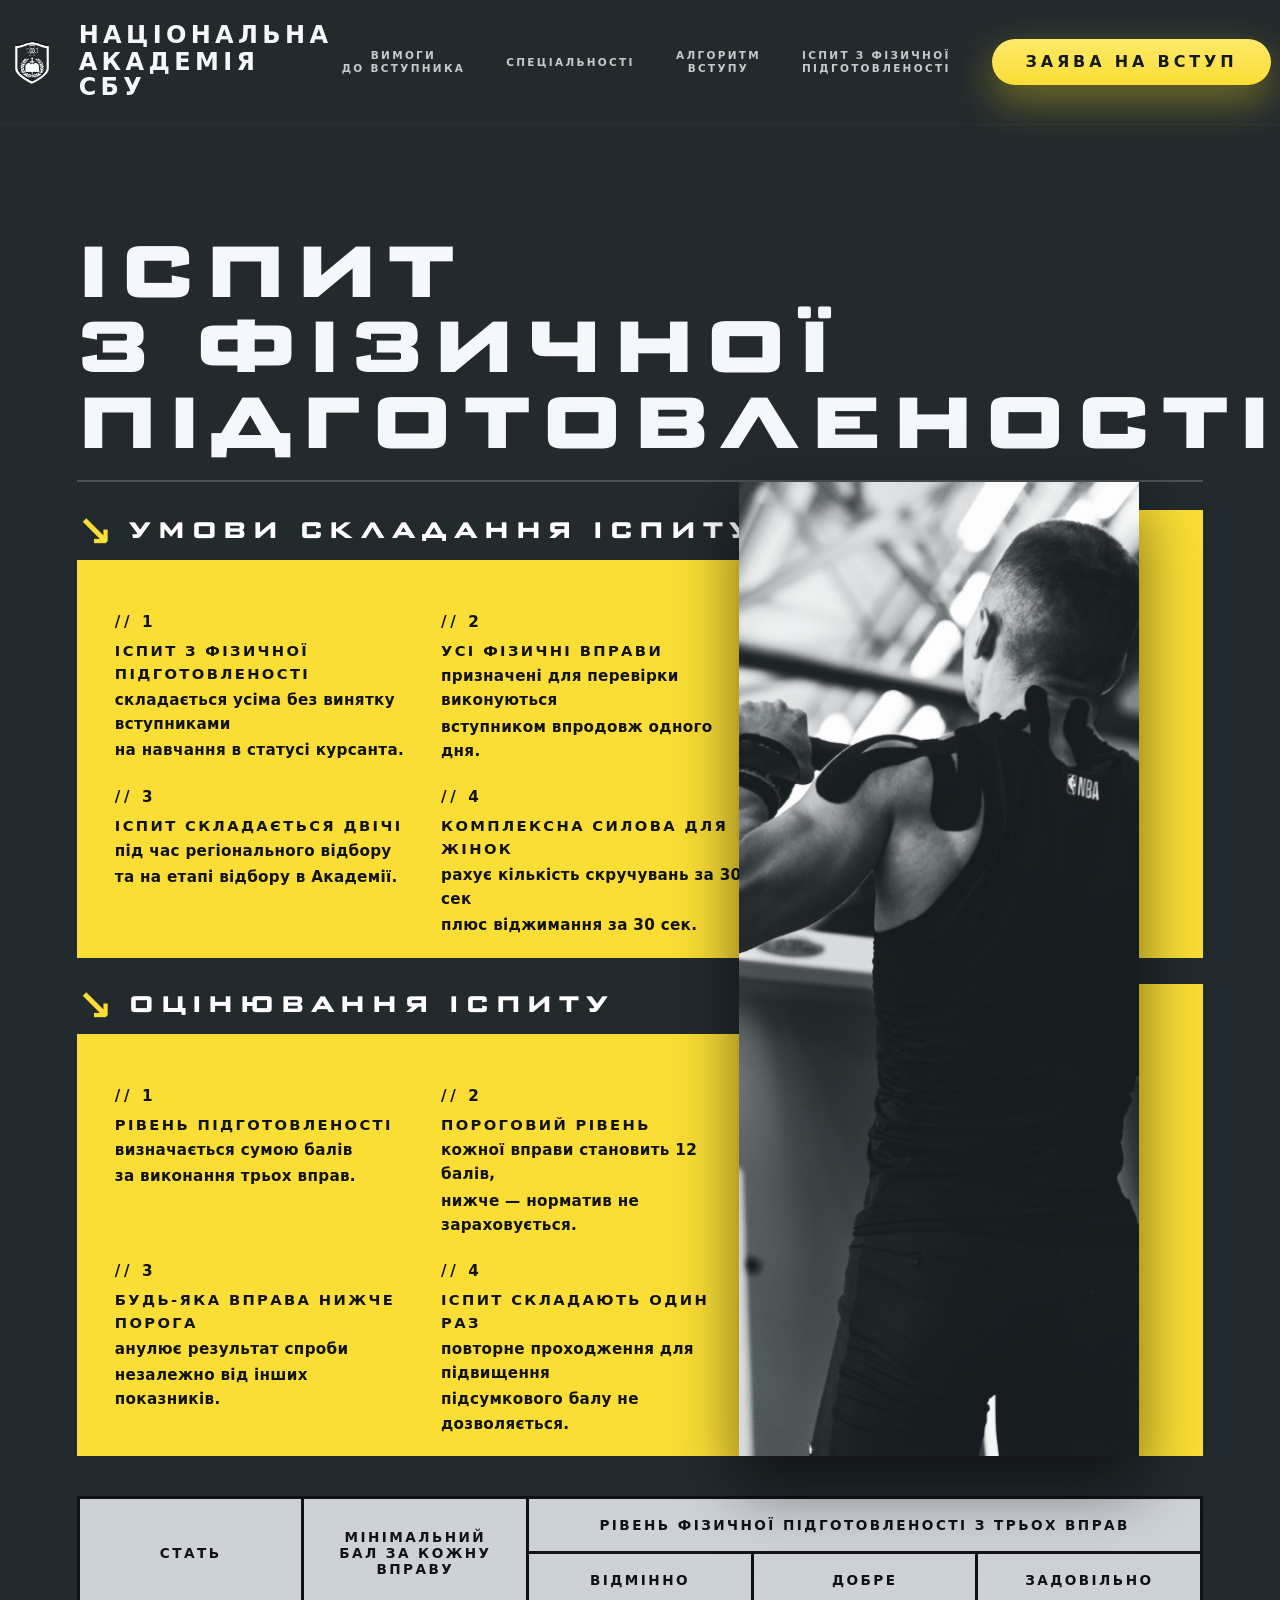
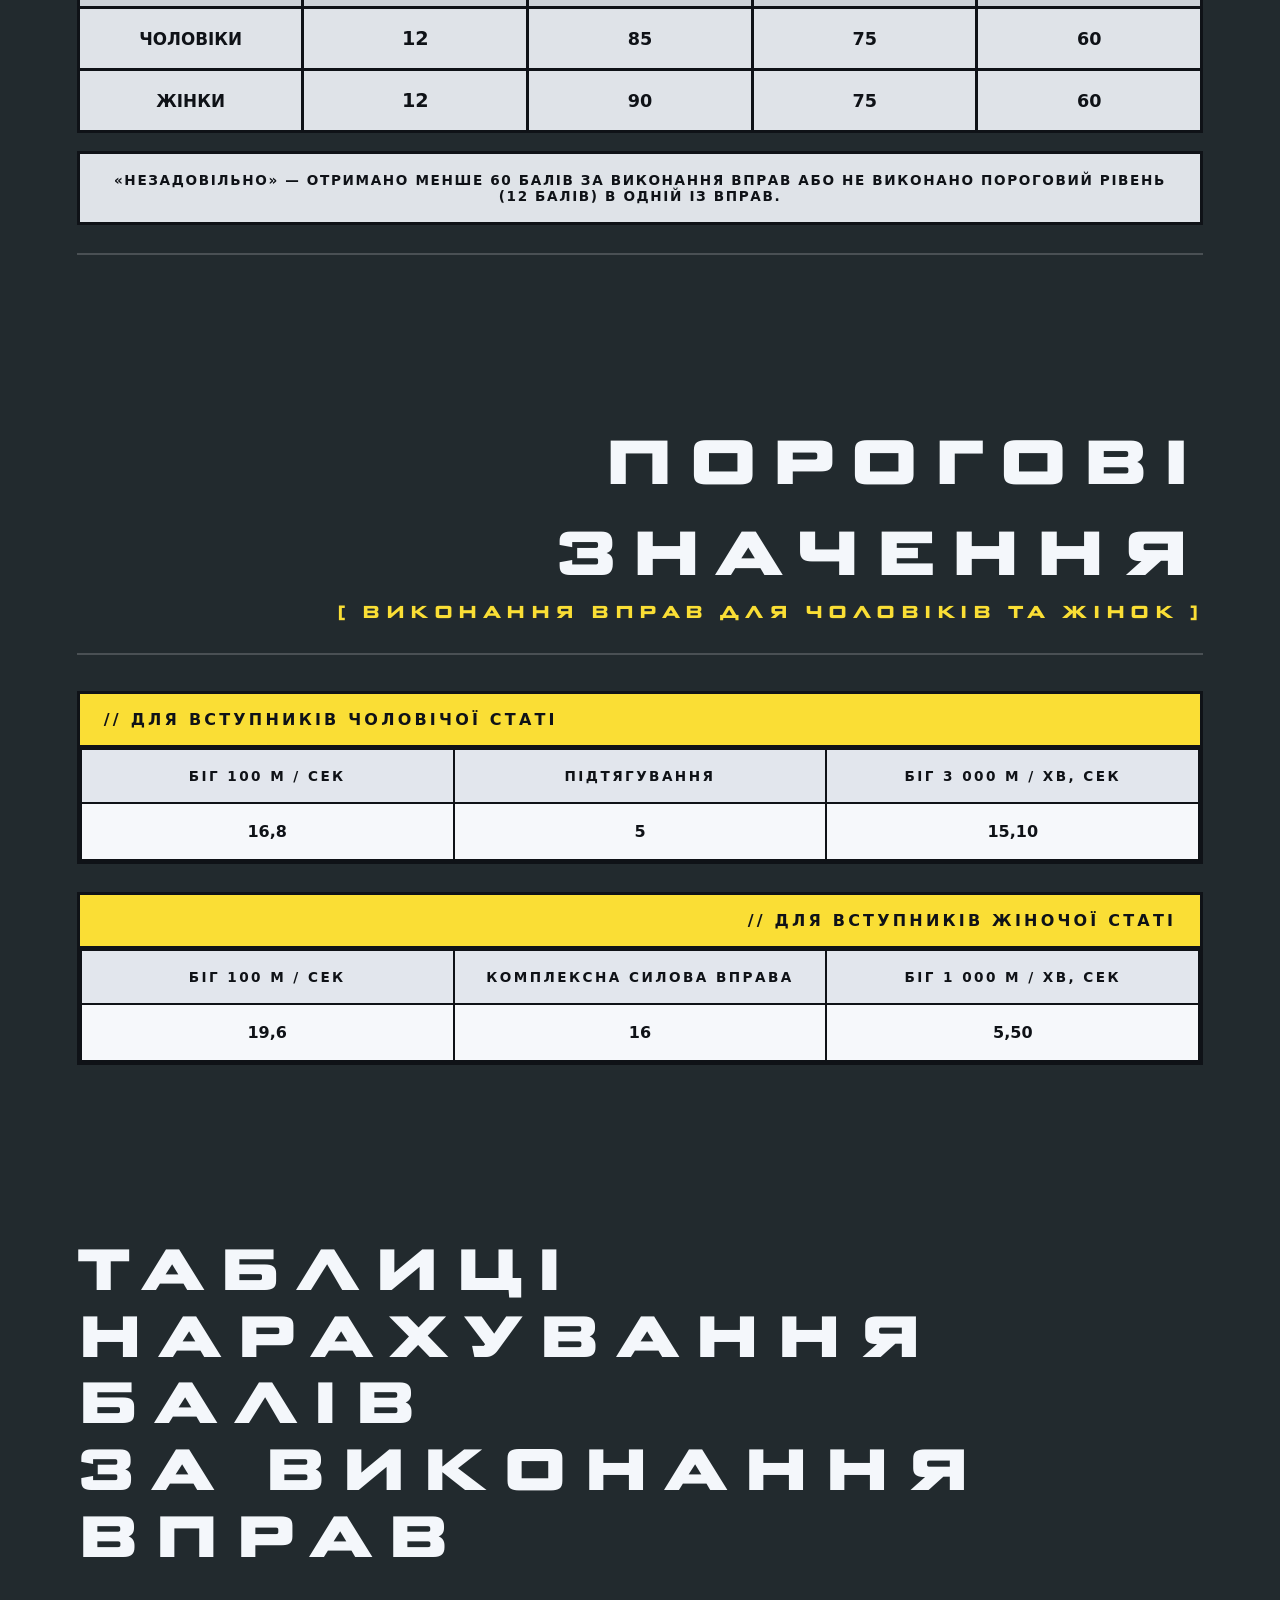
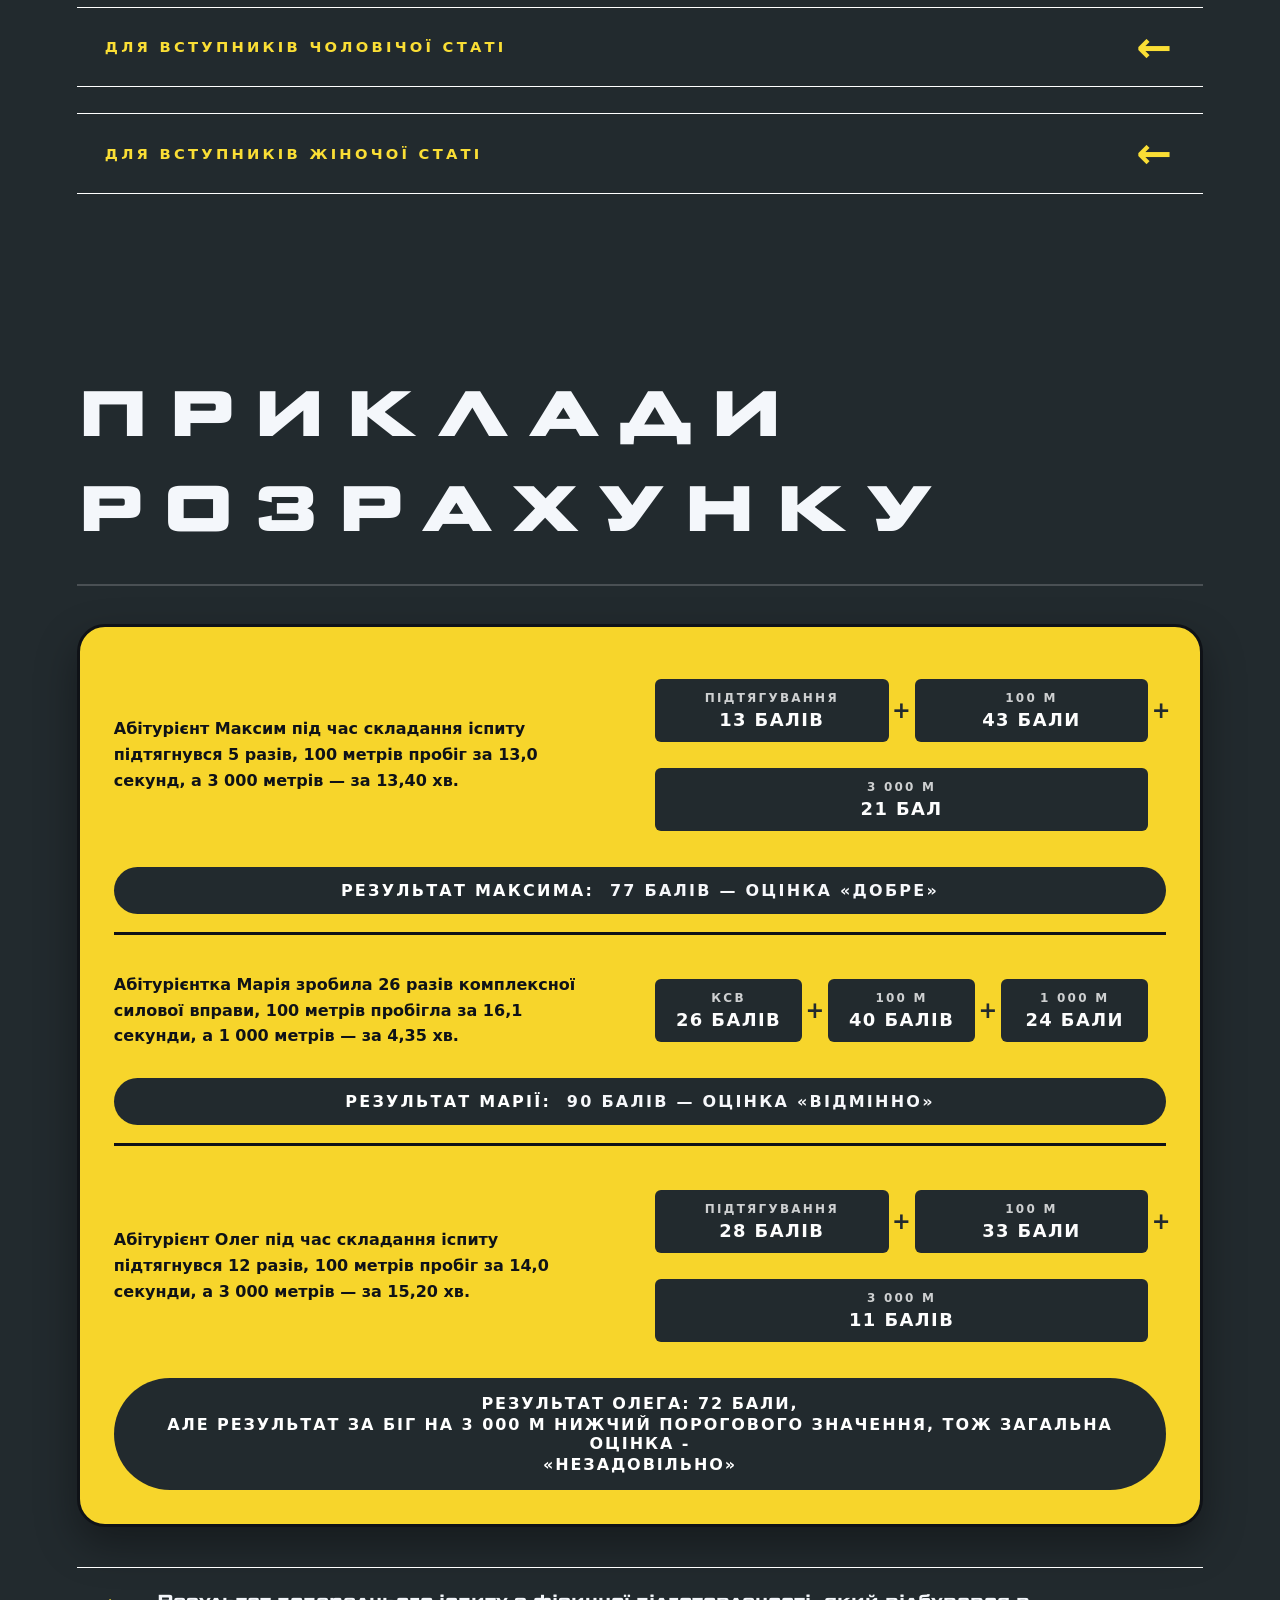
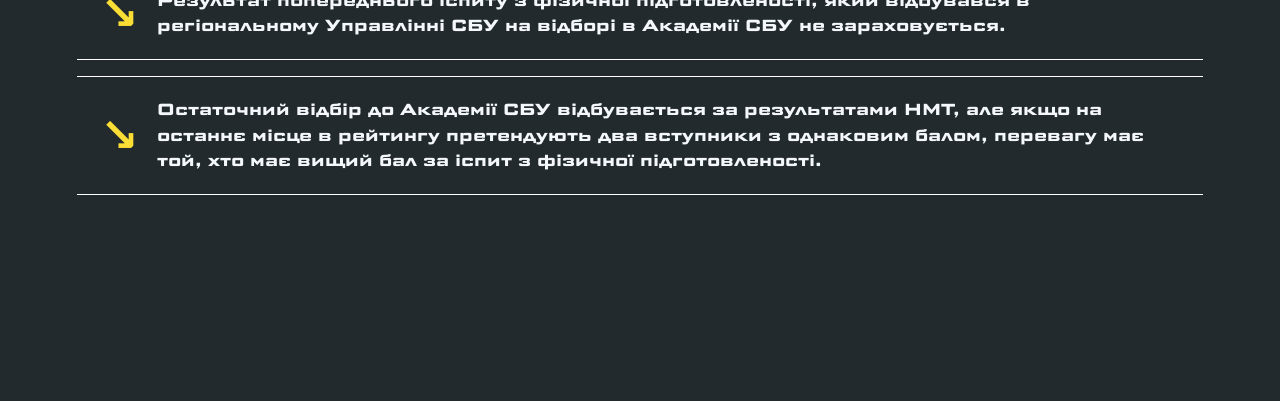
<file: ispyt.html>
<!doctype html>
<html lang="uk">
<head>
  <meta charset="utf-8">
  <meta name="viewport" content="width=device-width, initial-scale=1">
  <title>Іспит з фізичної підготовленості — Академія СБУ</title>
  <meta name="description" content="Іспит з фізичної підготовленості для вступників до Національної академії СБУ: умови, оцінювання, нормативи та приклади розрахунку балів." />
  <link rel="preload" href="assets/css/style.css" as="style">
  <link rel="stylesheet" href="assets/css/style.css">
  <link rel="icon" type="image/x-icon" href="assets/img/favicon.ico">
</head>
<body>
<header class="site-header">
  <div class="container header-inner">
    <a class="brand" href="/">
      <img src="assets/img/logo.png" class="logo" alt="Академія СБУ">
      <span class="brand-text"><span class="brand-line brand-line--primary">НАЦІОНАЛЬНА</span><span class="brand-line brand-line--secondary">АКАДЕМІЯ СБУ</span></span>
    </a>
    <nav class="nav" aria-label="Головна навігація">
      <a href="index.html#requirements" class="nav-link nav-link--stacked"><span>Вимоги</span><span>До вступника</span></a>
      <a href="index.html#specialties" class="nav-link">Спеціальності</a>
      <a href="index.html#algorithm" class="nav-link nav-link--stacked"><span>Алгоритм</span><span>Вступу</span></a>
      <a href="ispyt.html" class="nav-link nav-link--stacked" aria-current="page"><span>Іспит з фізичної</span><span>підготовленості</span></a>
      <a href="zayava.html" class="btn cta">Заява на вступ</a>
    </nav>
    <button class="burger" aria-label="Меню" aria-expanded="false" aria-controls="mobileNav">
      <span></span><span></span><span></span>
    </button>
  </div>
  <nav id="mobileNav" class="mobile-nav" hidden>
    <a href="index.html#requirements" class="nav-link nav-link--stacked"><span>Вимоги</span><span>До вступу</span></a>
    <a href="index.html#specialties" class="nav-link">Спеціальності</a>
    <a href="index.html#algorithm" class="nav-link nav-link--stacked"><span>Алгоритм</span><span>Вступу</span></a>
    <a href="ispyt.html" class="nav-link nav-link--stacked" aria-current="page"><span>Іспит з фізичної</span><span>підготовленості</span></a>
    <a href="zayava.html" class="btn cta">Заява на вступ</a>
  </nav>
</header>

<main class="page ispyt-page">
  <section class="ispyt-hero" aria-labelledby="ispyt-hero-title">
    <div class="container ispyt-hero__layout">
      <div class="ispyt-hero__title">
        <h1 id="ispyt-hero-title">ІСПИТ<br>З ФІЗИЧНОЇ<br>ПІДГОТОВЛЕНОСТІ</h1>
        <span class="ispyt-hero__title-bar"></span>
      </div>
      <div class="ispyt-hero__body">
        <div class="ispyt-hero__modules">
          <div class="ispyt-hero__module-group">
            <span class="ispyt-hero__section-label">Умови складання іспиту</span>
            <article class="ispyt-hero__module">
              <ul>
                <li>
                  <span>// 1</span>
                  <p>
                    <strong>Іспит з фізичної підготовленості</strong>
                    <span>складається усіма без винятку вступниками</span>
                    <span>на навчання в статусі курсанта.</span>
                  </p>
                </li>
                <li>
                  <span>// 2</span>
                  <p>
                    <strong>Усі фізичні вправи</strong>
                    <span>призначені для перевірки виконуються</span>
                    <span>вступником впродовж одного дня.</span>
                  </p>
                </li>
                <li>
                  <span>// 3</span>
                  <p>
                    <strong>Іспит складається двічі</strong>
                    <span>під час регіонального відбору</span>
                    <span>та на етапі відбору в Академії.</span>
                  </p>
                </li>
                <li>
                  <span>// 4</span>
                  <p>
                    <strong>Комплексна силова для жінок</strong>
                    <span>рахує кількість скручувань за 30 сек</span>
                    <span>плюс віджимання за 30 сек.</span>
                  </p>
                </li>
              </ul>
            </article>
          </div>
          <div class="ispyt-hero__module-group">
            <span class="ispyt-hero__section-label">Оцінювання іспиту</span>
            <article class="ispyt-hero__module">
              <ul>
                <li>
                  <span>// 1</span>
                  <p>
                    <strong>Рівень підготовленості</strong>
                    <span>визначається сумою балів</span>
                    <span>за виконання трьох вправ.</span>
                  </p>
                </li>
                <li>
                  <span>// 2</span>
                  <p>
                    <strong>Пороговий рівень</strong>
                    <span>кожної вправи становить 12 балів,</span>
                    <span>нижче — норматив не зараховується.</span>
                  </p>
                </li>
                <li>
                  <span>// 3</span>
                  <p>
                    <strong>Будь-яка вправа нижче порога</strong>
                    <span>анулює результат спроби</span>
                    <span>незалежно від інших показників.</span>
                  </p>
                </li>
                <li>
                  <span>// 4</span>
                  <p>
                    <strong>Іспит складають один раз</strong>
                    <span>повторне проходження для підвищення</span>
                    <span>підсумкового балу не дозволяється.</span>
                  </p>
                </li>
              </ul>
            </article>
          </div>
          <div class="ispyt-hero__photo" aria-hidden="true">
            <img src="assets/img/video-poster.jpg" alt="Курсант виконує вправи на тренажері">
          </div>
        </div>
        <div class="ispyt-levels" id="levels" aria-describedby="levels-note">
          <table class="levels-table" role="table">
            <thead>
              <tr>
                <th rowspan="2" class="levels-table__label">Стать</th>
                <th rowspan="2">Мінімальний бал за кожну вправу</th>
                <th colspan="3">Рівень фізичної підготовленості з трьох вправ</th>
              </tr>
              <tr>
                <th>Відмінно</th>
                <th>Добре</th>
                <th>Задовільно</th>
              </tr>
            </thead>
            <tbody>
              <tr>
                <td>Чоловіки</td>
                <td>12</td>
                <td>85</td>
                <td>75</td>
                <td>60</td>
              </tr>
              <tr>
                <td>Жінки</td>
                <td>12</td>
                <td>90</td>
                <td>75</td>
                <td>60</td>
              </tr>
            </tbody>
          </table>
          <div class="levels-table-mobile" role="region" aria-label="Рівні фізичної підготовленості">
            <ul>
              <li>
                <h4>Чоловіки</h4>
                <p class="levels-mobile-min">
                  <span>Мінімум за кожну вправу</span>
                  <strong>12</strong>
                </p>
                <p class="levels-mobile-subhead">Рівень фізичної підготовленості з трьох вправ</p>
                <dl>
                  <div class="levels-mobile-row">
                    <dt>Відмінно</dt><dd>85</dd>
                  </div>
                  <div class="levels-mobile-row">
                    <dt>Добре</dt><dd>75</dd>
                  </div>
                  <div class="levels-mobile-row">
                    <dt>Задовільно</dt><dd>60</dd>
                  </div>
                </dl>
              </li>
              <li>
                <h4>Жінки</h4>
                <p class="levels-mobile-min">
                  <span>Мінімум за кожну вправу</span>
                  <strong>12</strong>
                </p>
                <p class="levels-mobile-subhead">Рівень фізичної підготовленості з трьох вправ</p>
                <dl>
                  <div class="levels-mobile-row">
                    <dt>Відмінно</dt><dd>90</dd>
                  </div>
                  <div class="levels-mobile-row">
                    <dt>Добре</dt><dd>75</dd>
                  </div>
                  <div class="levels-mobile-row">
                    <dt>Задовільно</dt><dd>60</dd>
                  </div>
                </dl>
              </li>
            </ul>
          </div>
          <p id="levels-note" class="levels-note">«Незадовільно» — отримано менше 60 балів за виконання вправ або не виконано пороговий рівень (12 балів) в одній із вправ.</p>
          <span class="ispyt-divider" aria-hidden="true"></span>
        </div>
      </div>
    </div>
  </section>

  <section class="ispyt-section ispyt-section--thresholds" id="thresholds">
    <div class="container">
      <div class="thresholds-heading">
        <h2>Порогові значення</h2>
        <p class="thresholds-heading__subtitle">[ виконання вправ для чоловіків та жінок ]</p>
        <span class="ispyt-divider" aria-hidden="true"></span>
      </div>
      <div class="thresholds-grid">
        <article class="threshold-card">
          <p class="threshold-card__label">// Для вступників чоловічої статі</p>
          <div class="threshold-card__table" role="region" aria-label="Порогові значення для чоловіків">
            <table>
              <colgroup>
                <col class="threshold-col">
                <col class="threshold-col">
                <col class="threshold-col">
              </colgroup>
              <thead>
                <tr>
                  <th>Біг 100 м / сек</th>
                  <th>Підтягування</th>
                  <th>Біг 3 000 м / хв, сек</th>
                </tr>
              </thead>
              <tbody>
                <tr>
                  <td>16,8</td>
                  <td>5</td>
                  <td>15,10</td>
                </tr>
              </tbody>
            </table>
          </div>
        </article>
        <article class="threshold-card">
          <p class="threshold-card__label threshold-card__label--right">// Для вступників жіночої статі</p>
          <div class="threshold-card__table" role="region" aria-label="Порогові значення для жінок">
            <table>
              <colgroup>
                <col class="threshold-col">
                <col class="threshold-col">
                <col class="threshold-col">
              </colgroup>
              <thead>
                <tr>
                  <th>Біг 100 м / сек</th>
                  <th>Комплексна силова вправа</th>
                  <th>Біг 1 000 м / хв, сек</th>
                </tr>
              </thead>
              <tbody>
                <tr>
                  <td>19,6</td>
                  <td>16</td>
                  <td>5,50</td>
                </tr>
              </tbody>
            </table>
          </div>
        </article>
      </div>
    </div>
  </section>

  <section class="ispyt-section ispyt-section--scores" id="score-tables">
    <div class="container">
      <div class="scores-heading">
        <h2>Таблиці<br>нарахування балів<br>за виконання вправ</h2>
      </div>
      <div class="score-accordions">
        <details class="score-accordion">
          <summary>Для вступників чоловічої статі</summary>
          <div class="score-accordion__panel">
            <div class="scoring-table-wrapper" role="region" aria-label="Таблиця нарахування балів для чоловіків">
              <table class="scoring-table scoring-table--male">
                <thead>
                  <tr>
                    <th>Бал</th>
                    <th>100 м / сек</th>
                    <th>
                      <span class="scoring-heading scoring-heading--pull">
                        <span>Підтягування</span>
                        <span>(разів)</span>
                      </span>
                    </th>
                    <th>
                      <span class="scoring-heading scoring-heading--distance">
                        <span>3 000 м</span>
                        <span>/ хв, сек</span>
                      </span>
                    </th>
                  </tr>
                </thead>
                <tbody>
                  <tr><td>50</td><td>12,3</td><td>30</td><td>10.30</td></tr>
                  <tr><td>49</td><td>12,4</td><td>29</td><td>10.40</td></tr>
                  <tr><td>48</td><td>12,5</td><td>28</td><td>10.50</td></tr>
                  <tr><td>47</td><td>12,6</td><td>27</td><td>11.00</td></tr>
                  <tr><td>46</td><td>12,7</td><td>26</td><td>11.10</td></tr>
                  <tr><td>45</td><td>12,8</td><td>25</td><td>11.20</td></tr>
                  <tr><td>44</td><td>12,9</td><td>24</td><td>11.25</td></tr>
                  <tr><td>43</td><td>13,0</td><td>23</td><td>11.30</td></tr>
                  <tr><td>42</td><td>13,1</td><td>22</td><td>11.35</td></tr>
                  <tr><td>41</td><td>13,2</td><td>21</td><td>11.40</td></tr>
                  <tr><td>40</td><td>13,3</td><td>20</td><td>11.45</td></tr>
                  <tr><td>39</td><td>13,4</td><td>19</td><td>11.50</td></tr>
                  <tr><td>38</td><td>13,5</td><td>18</td><td>11.55</td></tr>
                  <tr><td>37</td><td>13,6</td><td>17</td><td>12.00</td></tr>
                  <tr><td>36</td><td>13,7</td><td>16</td><td>12.05</td></tr>
                  <tr><td>35</td><td>13,8</td><td>15</td><td>12.10</td></tr>
                  <tr><td>34</td><td>13,9</td><td>&mdash;</td><td>12.15</td></tr>
                  <tr><td>33</td><td>14,0</td><td>14</td><td>12.20</td></tr>
                  <tr><td>32</td><td>14,1</td><td>&mdash;</td><td>12.25</td></tr>
                  <tr><td>31</td><td>14,2</td><td>&mdash;</td><td>12.30</td></tr>
                  <tr><td>30</td><td>14,3</td><td>13</td><td>12.35</td></tr>
                  <tr><td>29</td><td>14,4</td><td>&mdash;</td><td>12.40</td></tr>
                  <tr><td>28</td><td>14,5</td><td>12</td><td>12.45</td></tr>
                  <tr><td>27</td><td>14,7</td><td>&mdash;</td><td>12.50</td></tr>
                  <tr><td>26</td><td>14,9</td><td>11</td><td>12.55</td></tr>
                  <tr><td>25</td><td>15,1</td><td>&mdash;</td><td>13.00</td></tr>
                  <tr><td>24</td><td>15,2</td><td>10</td><td>13.10</td></tr>
                  <tr><td>23</td><td>15,3</td><td>&mdash;</td><td>13.20</td></tr>
                  <tr><td>22</td><td>15,4</td><td>9</td><td>13.30</td></tr>
                  <tr><td>21</td><td>15,5</td><td>&mdash;</td><td>13.40</td></tr>
                  <tr><td>20</td><td>15,6</td><td>8</td><td>13.50</td></tr>
                  <tr><td>19</td><td>15,7</td><td>&mdash;</td><td>14.00</td></tr>
                  <tr><td>18</td><td>15,8</td><td>7</td><td>14.10</td></tr>
                  <tr><td>17</td><td>15,9</td><td>&mdash;</td><td>14.20</td></tr>
                  <tr><td>16</td><td>16,0</td><td>&mdash;</td><td>14.30</td></tr>
                  <tr><td>15</td><td>16,2</td><td>6</td><td>14.40</td></tr>
                  <tr><td>14</td><td>16,4</td><td>&mdash;</td><td>14.50</td></tr>
                  <tr><td>13</td><td>16,6</td><td>5</td><td>15.00</td></tr>
                  <tr><td>12</td><td>16,8</td><td>&mdash;</td><td>15.10</td></tr>
                  <tr><td>11</td><td>17,0</td><td>4</td><td>15.20</td></tr>
                  <tr><td>10</td><td>17,3</td><td>3</td><td>15.30</td></tr>
                  <tr><td>9</td><td>17,6</td><td>&mdash;</td><td>15.40</td></tr>
                  <tr><td>8</td><td>17,9</td><td>2</td><td>&mdash;</td></tr>
                  <tr><td>7</td><td>&mdash;</td><td>&mdash;</td><td>&mdash;</td></tr>
                  <tr><td>6</td><td>&mdash;</td><td>1</td><td>&mdash;</td></tr>
                </tbody>
              </table>
            </div>
          </div>
        </details>
        <details class="score-accordion">
          <summary>Для вступників жіночої статі</summary>
          <div class="score-accordion__panel">
            <div class="scoring-table-wrapper" role="region" aria-label="Таблиця нарахування балів для жінок">
              <table class="scoring-table scoring-table--female">
                <thead>
                  <tr>
                    <th>Бал</th>
                    <th>100 м / сек</th>
                    <th>
                      <span class="scoring-heading scoring-heading--stacked">
                        <span>Комплексна</span>
                        <span>силова</span>
                        <span>вправа</span>
                        <span>(разів)</span>
                      </span>
                    </th>
                    <th>
                      <span class="scoring-heading scoring-heading--distance">
                        <span>1 000 м</span>
                        <span>/ хв, сек</span>
                      </span>
                    </th>
                  </tr>
                </thead>
                <tbody>
                  <tr><td>50</td><td>14.1</td><td>50</td><td>3.30</td></tr>
                  <tr><td>49</td><td>14.3</td><td>49</td><td>3.33</td></tr>
                  <tr><td>48</td><td>14.5</td><td>48</td><td>3.36</td></tr>
                  <tr><td>47</td><td>14.7</td><td>47</td><td>3.39</td></tr>
                  <tr><td>46</td><td>14.9</td><td>46</td><td>3.42</td></tr>
                  <tr><td>45</td><td>15.1</td><td>45</td><td>3.45</td></tr>
                  <tr><td>44</td><td>15.3</td><td>44</td><td>3.47</td></tr>
                  <tr><td>43</td><td>15.5</td><td>43</td><td>3.49</td></tr>
                  <tr><td>42</td><td>15.7</td><td>42</td><td>3.51</td></tr>
                  <tr><td>41</td><td>15.9</td><td>41</td><td>3.53</td></tr>
                  <tr><td>40</td><td>16.1</td><td>40</td><td>3.55</td></tr>
                  <tr><td>39</td><td>16.2</td><td>39</td><td>3.56</td></tr>
                  <tr><td>38</td><td>16.6</td><td>38</td><td>3.57</td></tr>
                  <tr><td>37</td><td>16.4</td><td>37</td><td>3.58</td></tr>
                  <tr><td>36</td><td>16.5</td><td>36</td><td>3.59</td></tr>
                  <tr><td>35</td><td>16.6</td><td>35</td><td>4.00</td></tr>
                  <tr><td>34</td><td>16.7</td><td>34</td><td>4.03</td></tr>
                  <tr><td>33</td><td>16.8</td><td>33</td><td>4.06</td></tr>
                  <tr><td>32</td><td>16.9</td><td>32</td><td>4.09</td></tr>
                  <tr><td>31</td><td>17.0</td><td>31</td><td>4.12</td></tr>
                  <tr><td>30</td><td>17.2</td><td>30</td><td>4.15</td></tr>
                  <tr><td>29</td><td>17.4</td><td>29</td><td>4.18</td></tr>
                  <tr><td>28</td><td>17.6</td><td>28</td><td>4.21</td></tr>
                  <tr><td>27</td><td>17.8</td><td>27</td><td>4.24</td></tr>
                  <tr><td>26</td><td>17.9</td><td>26</td><td>4.27</td></tr>
                  <tr><td>25</td><td>18.0</td><td>25</td><td>4.30</td></tr>
                  <tr><td>24</td><td>18.1</td><td>24</td><td>4.35</td></tr>
                  <tr><td>23</td><td>18.2</td><td>23</td><td>4.40</td></tr>
                  <tr><td>22</td><td>18.3</td><td>22</td><td>4.45</td></tr>
                  <tr><td>21</td><td>18.4</td><td>21</td><td>4.50</td></tr>
                  <tr><td>20</td><td>18.5</td><td>20</td><td>4.55</td></tr>
                  <tr><td>19</td><td>18.6</td><td>&mdash;</td><td>5.00</td></tr>
                  <tr><td>18</td><td>18.7</td><td>19</td><td>5.05</td></tr>
                  <tr><td>17</td><td>18.8</td><td>&mdash;</td><td>5.10</td></tr>
                  <tr><td>16</td><td>18.9</td><td>18</td><td>5.15</td></tr>
                  <tr><td>15</td><td>19.0</td><td>&mdash;</td><td>5.20</td></tr>
                  <tr><td>14</td><td>19.2</td><td>17</td><td>5.30</td></tr>
                  <tr><td>13</td><td>19.4</td><td>&mdash;</td><td>5.40</td></tr>
                  <tr><td>12</td><td>19.6</td><td>16</td><td>5.50</td></tr>
                  <tr><td>11</td><td>19.8</td><td>&mdash;</td><td>6.00</td></tr>
                  <tr><td>10</td><td>20.0</td><td>15</td><td>6.10</td></tr>
                  <tr><td>9</td><td>20.2</td><td>&mdash;</td><td>6.20</td></tr>
                  <tr><td>8</td><td>&mdash;</td><td>14</td><td>6.40</td></tr>
                  <tr><td>7</td><td>&mdash;</td><td>&mdash;</td><td>7.00</td></tr>
                  <tr><td>6</td><td>&mdash;</td><td>13</td><td>7.20</td></tr>
                </tbody>
              </table>
            </div>
          </div>
        </details>
      </div>
    </div>
  </section>

  <section class="ispyt-section ispyt-section--examples" id="examples">
    <div class="container">
      <div class="examples-heading">
        <h2>ПРИКЛАДИ РОЗРАХУНКУ</h2>
      </div>
      <span class="ispyt-divider" aria-hidden="true"></span>
      <div class="examples-panel" role="region" aria-label="Приклади розрахунку балів">
        <article class="examples-panel__row">
          <div class="examples-panel__content">
            <div class="examples-panel__intro-box">
              <p class="examples-panel__intro">Абітурієнт Максим під час складання іспиту підтягнувся 5 разів, 100 метрів пробіг за 13,0 секунд, а 3 000 метрів — за 13,40 хв.</p>
            </div>
            <div class="examples-panel__metrics" role="group" aria-label="Результати Максима по вправах">
              <div class="examples-metric">
                <span class="examples-metric__label">Підтягування</span>
                <strong>13 балів</strong>
              </div>
              <div class="examples-metric">
                <span class="examples-metric__label">100 м</span>
                <strong>43 бали</strong>
              </div>
              <div class="examples-metric">
                <span class="examples-metric__label">3 000 м</span>
                <strong>21 бал</strong>
              </div>
            </div>
          </div>
          <p class="examples-panel__pill"><span>Результат Максима:</span> 77 балів — оцінка «добре»</p>
        </article>
        <article class="examples-panel__row">
          <div class="examples-panel__content">
            <div class="examples-panel__intro-box">
              <p class="examples-panel__intro">Абітурієнтка Марія зробила 26 разів комплексної силової вправи, 100 метрів пробігла за 16,1 секунди, а 1 000 метрів — за 4,35 хв.</p>
            </div>
            <div class="examples-panel__metrics" role="group" aria-label="Результати Марії по вправах">
              <div class="examples-metric">
                <span class="examples-metric__label">КСВ</span>
                <strong>26 балів</strong>
              </div>
              <div class="examples-metric">
                <span class="examples-metric__label">100 м</span>
                <strong>40 балів</strong>
              </div>
              <div class="examples-metric">
                <span class="examples-metric__label">1 000 м</span>
                <strong>24 бали</strong>
              </div>
            </div>
          </div>
          <p class="examples-panel__pill"><span>Результат Марії:</span> 90 балів — оцінка «відмінно»</p>
        </article>
        <article class="examples-panel__row">
          <div class="examples-panel__content">
            <div class="examples-panel__intro-box">
              <p class="examples-panel__intro">Абітурієнт Олег під час складання іспиту підтягнувся 12 разів, 100 метрів пробіг за 14,0 секунди, а 3 000 метрів — за 15,20 хв.</p>
            </div>
            <div class="examples-panel__metrics" role="group" aria-label="Результати Олега по вправах">
              <div class="examples-metric">
                <span class="examples-metric__label">Підтягування</span>
                <strong>28 балів</strong>
              </div>
              <div class="examples-metric">
                <span class="examples-metric__label">100 м</span>
                <strong>33 бали</strong>
              </div>
              <div class="examples-metric">
                <span class="examples-metric__label">3 000 м</span>
                <strong>11 балів</strong>
              </div>
            </div>
          </div>
          <p class="examples-panel__pill examples-panel__pill--alert">
            <span class="examples-pill__line">РЕЗУЛЬТАТ ОЛЕГА: 72 БАЛИ,</span>
            <span class="examples-pill__line">АЛЕ РЕЗУЛЬТАТ ЗА БІГ НА 3 000 М НИЖЧИЙ ПОРОГОВОГО ЗНАЧЕННЯ, ТОЖ ЗАГАЛЬНА ОЦІНКА -</span>
            <span class="examples-pill__line">«НЕЗАДОВІЛЬНО»</span>
          </p>
        </article>
      </div>
        <div class="examples-notes">
          <div class="examples-note" role="note">
            <span class="examples-note__icon">!</span>
            <span>Результат попереднього іспиту з фізичної підготовленості, який відбувався в регіональному Управлінні СБУ на відборі в Академії СБУ не зараховується.</span>
          </div>

          <div class="examples-note" role="note">
            <span class="examples-note__icon">!</span>
            <span>Остаточний відбір до Академії СБУ відбувається за результатами НМТ, але якщо на останнє місце в рейтингу претендують два вступники з однаковим балом, перевагу має той, хто має вищий бал за іспит з фізичної підготовленості.</span>
          </div>
        </div>
    </div>
  </section>

</main>

<button type="button" class="to-top" aria-label="Повернутися нагору"><span aria-hidden="true">↑</span></button>

<script src="assets/js/app.js"></script>
<!-- Cloudflare Web Analytics --><script defer src='https://static.cloudflareinsights.com/beacon.min.js' data-cf-beacon='{"token": "f0e45a48ed25474eb6bac8365de55389"}'></script><!-- End Cloudflare Web Analytics -->
</body>
</html>
</file>
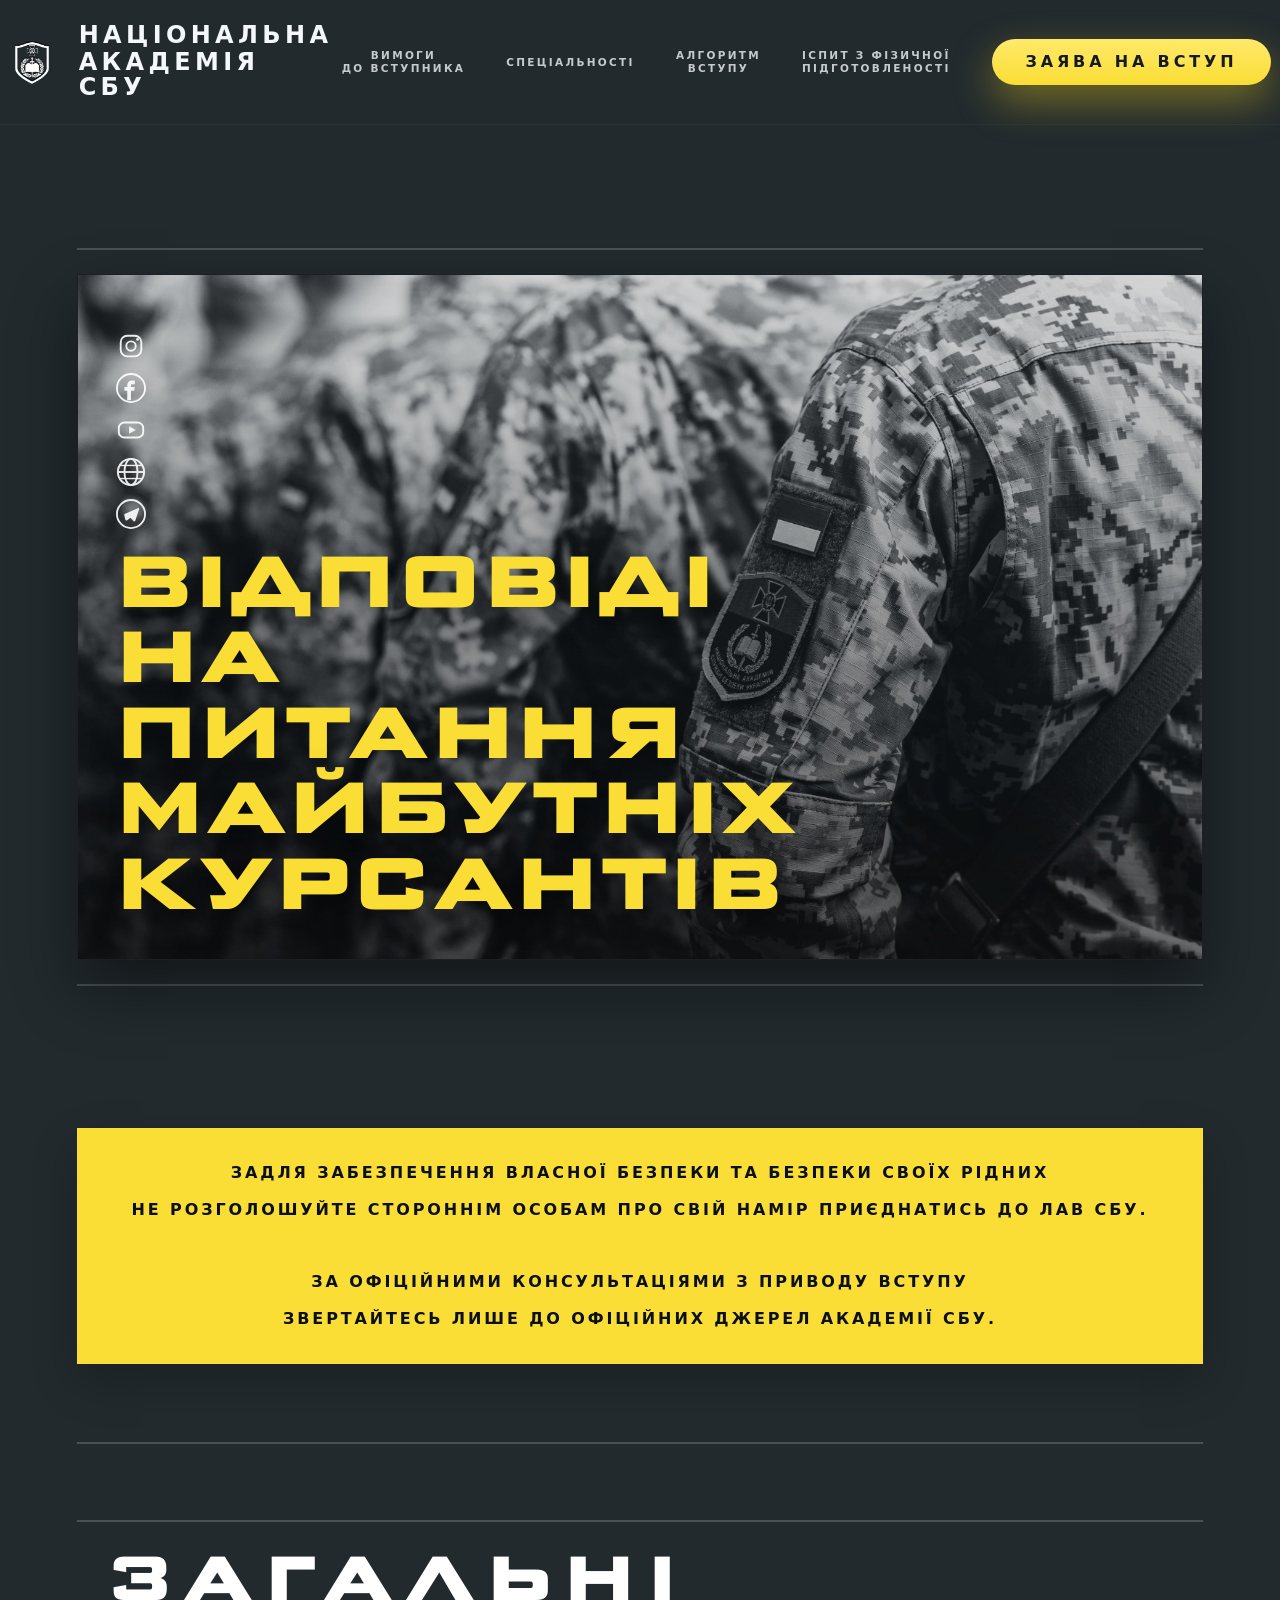
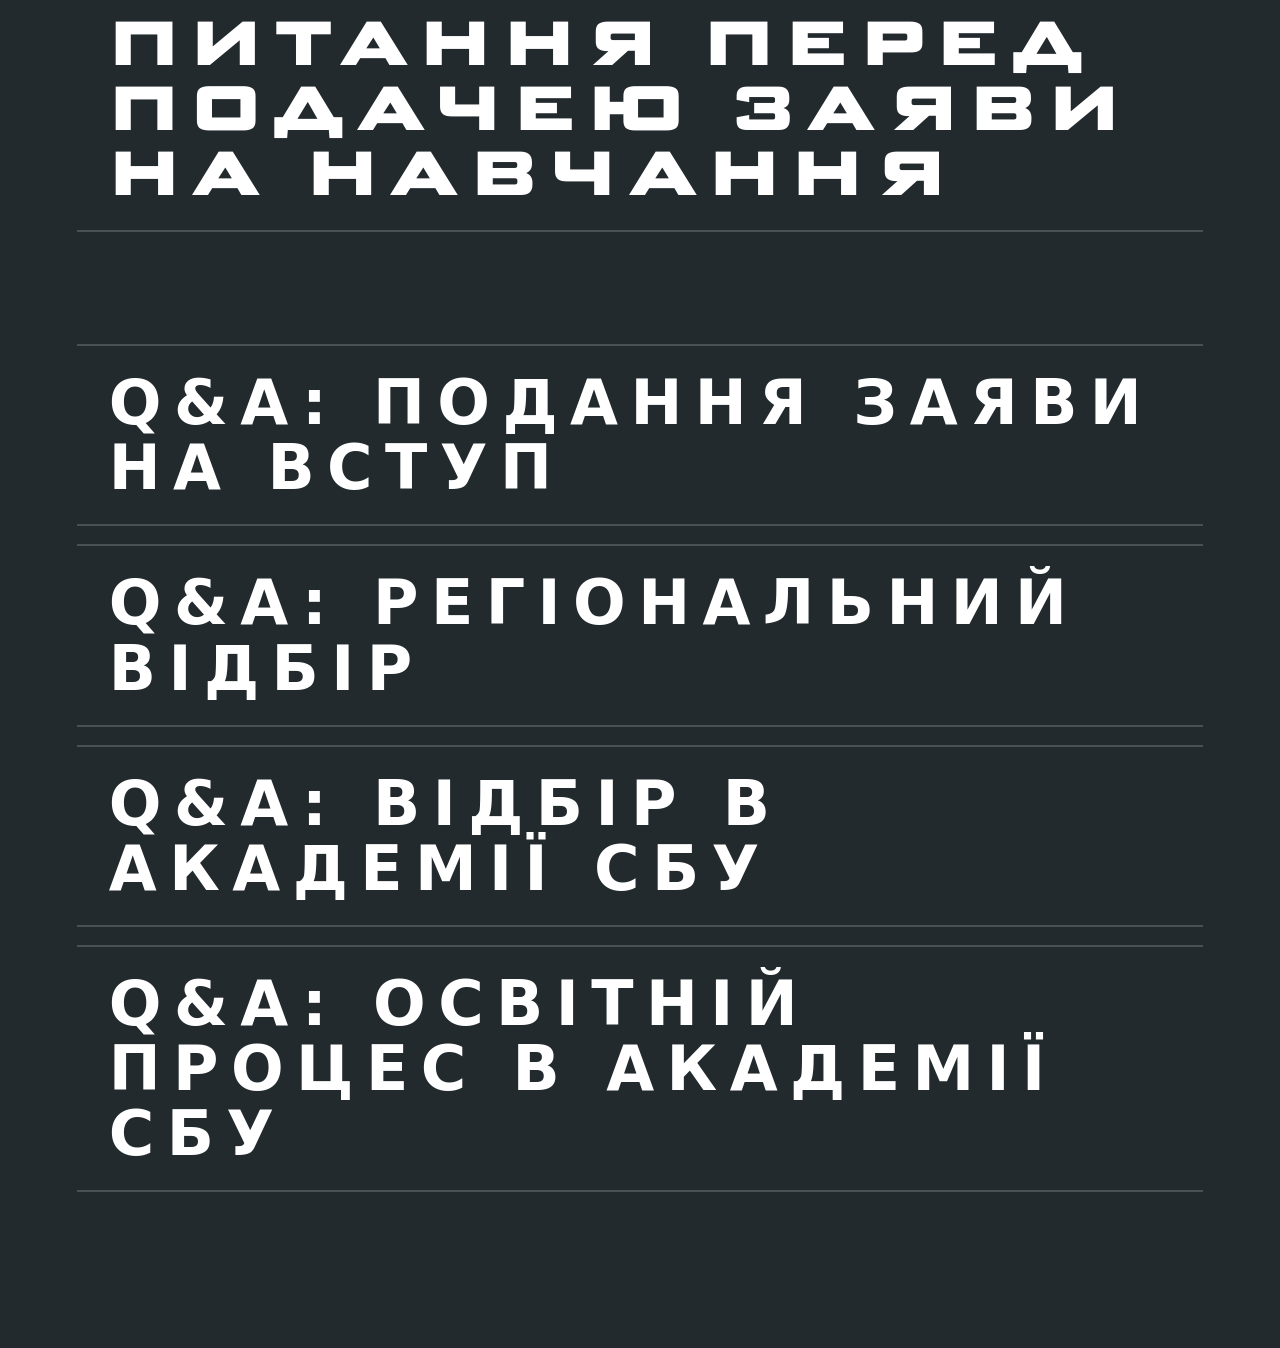
<file: qa.html>
<!doctype html>
<html lang="uk">
<head>
  <meta charset="utf-8">
  <meta name="viewport" content="width=device-width, initial-scale=1">
  <title>Відповіді для майбутніх курсантів — Академія СБУ</title>
  <meta name="description" content="Збірник відповідей на найпоширеніші запитання кандидатів Академії СБУ." />
  <link rel="preload" href="assets/css/style.css" as="style">
  <link rel="stylesheet" href="assets/css/style.css">
  <link rel="icon" href="assets/img/favicon.ico" type="image/x-icon">
</head>
<body>
<header class="site-header">
  <div class="container header-inner">
    <a class="brand" href="/">
      <img src="assets/img/logo.png" alt="Академія СБУ" class="logo">
      <span class="brand-text"><span class="brand-line brand-line--primary">НАЦІОНАЛЬНА</span><span class="brand-line brand-line--secondary">АКАДЕМІЯ СБУ</span></span>
    </a>
    <nav class="nav" aria-label="Головна навігація">
      <a href="index.html#requirements" class="nav-link nav-link--stacked" data-scroll="requirements"><span>Вимоги</span><span>До вступника</span></a>
      <a href="index.html#specialties" class="nav-link" data-scroll="specialties">Спеціальності</a>
      <a href="index.html#algorithm" class="nav-link nav-link--stacked" data-scroll="algorithm"><span>Алгоритм</span><span>Вступу</span></a>
      <a href="ispyt.html" class="nav-link nav-link--stacked">
        <span>ІСПИТ З ФІЗИЧНОЇ</span>
        <span>ПІДГОТОВЛЕНОСТІ</span>
      </a>
      <a href="zayava.html" class="btn cta">Заява на вступ</a>
    </nav>
    <button class="burger" aria-label="Меню" aria-expanded="false" aria-controls="mobileNav">
      <span></span><span></span><span></span>
    </button>
  </div>
  <nav id="mobileNav" class="mobile-nav" hidden>
    <a href="index.html#requirements" class="nav-link nav-link--stacked" data-scroll="requirements"><span>Вимоги</span><span>До вступу</span></a>
    <a href="index.html#specialties" class="nav-link" data-scroll="specialties">Спеціальності</a>
    <a href="index.html#algorithm" class="nav-link nav-link--stacked" data-scroll="algorithm"><span>Алгоритм</span><span>Вступу</span></a>
    <a href="ispyt.html" class="nav-link nav-link--stacked">
      <span>ІСПИТ З ФІЗИЧНОЇ</span>
      <span>ПІДГОТОВЛЕНОСТІ</span>
    </a>
    <a href="zayava.html" class="btn cta">Заява на вступ</a>
  </nav>
</header>

<main class="page qa-page">
  <section class="qa-hero" aria-labelledby="qa-hero-title">
    <div class="container">
      <span class="qa-divider" aria-hidden="true"></span>
      <figure class="qa-hero__frame">
        <img src="assets/img/video-poster3.jpg" alt="Курсанти Академії СБУ під час занять" class="qa-hero__image">
        <figcaption class="qa-hero__caption">
          <div class="hero-social hero-social--qa" aria-label="Офіційні мережі Академії СБУ">
            <button class="hero-social__toggle" aria-expanded="false" aria-label="Social menu">
              <span>Social</span>
            </button>
            <div class="hero-social__list" data-state="desktop">
              <a class="hero-social__btn hero-social__btn--ig" href="https://www.instagram.com/academy.ssu/" target="_blank" rel="noopener" aria-label="Instagram"></a>
              <a class="hero-social__btn hero-social__btn--fb" href="https://www.facebook.com/NationalAcademySSU/" target="_blank" rel="noopener" aria-label="Facebook"></a>
              <a class="hero-social__btn hero-social__btn--yt" href="https://www.youtube.com/channel/UCRQosTnrPz9lGvlDZmIJ4xQ" target="_blank" rel="noopener" aria-label="YouTube"></a>
              <a class="hero-social__btn hero-social__btn--web" href="https://nasbu.edu.ua/" target="_blank" rel="noopener" aria-label="Офіційний сайт"></a>
              <a class="hero-social__btn hero-social__btn--tg" href="https://t.me/academyssuvstup" target="_blank" rel="noopener" aria-label="Telegram"></a>
            </div>
          </div>
          <h1 id="qa-hero-title">
            <span>ВІДПОВІДІ</span>
            <span>НА ПИТАННЯ</span>
            <span>МАЙБУТНІХ КУРСАНТІВ</span>
          </h1>
        </figcaption>
      </figure>
      <span class="qa-divider" aria-hidden="true"></span>
    </div>
  </section>

  <section class="qa-safety" aria-label="Попередження про безпеку">
    <div class="container">
      <div class="qa-safety__panel">
        <p class="qa-safety__line">ЗАДЛЯ ЗАБЕЗПЕЧЕННЯ ВЛАСНОЇ БЕЗПЕКИ ТА БЕЗПЕКИ СВОЇХ РІДНИХ</p>
        <p class="qa-safety__line qa-safety__line--bold">НЕ РОЗГОЛОШУЙТЕ СТОРОННІМ ОСОБАМ ПРО СВІЙ НАМІР ПРИЄДНАТИСЬ ДО ЛАВ СБУ.</p>
        <span class="qa-safety__gap" aria-hidden="true"></span>
        <p class="qa-safety__line qa-safety__line--bold">ЗА ОФІЦІЙНИМИ КОНСУЛЬТАЦІЯМИ З ПРИВОДУ ВСТУПУ</p>
        <p class="qa-safety__line qa-safety__line--bold">ЗВЕРТАЙТЕСЬ ЛИШЕ ДО ОФІЦІЙНИХ ДЖЕРЕЛ АКАДЕМІЇ СБУ.</p>
      </div>
    </div>
  </section>

  <div class="container">
    <span class="qa-divider" aria-hidden="true"></span>
  </div>

  <section class="qa-accordion qa-accordion--grid" aria-label="Загальні питання перед подачею заяви на навчання">
    <div class="container">
      <div class="qa-accordion__list qa-accordion__list--grid">
        <details class="qa-item qa-item--right">
          <summary id="qa-general-title" class="qa-general__summary">
            <span>ЗАГАЛЬНІ ПИТАННЯ ПЕРЕД ПОДАЧЕЮ ЗАЯВИ НА НАВЧАННЯ</span>
            <span class="qa-general__arrow" aria-hidden="true">↘</span>
          </summary>
          <div class="qa-item__panel">
            <div class="qa-sublist">
              <details class="qa-subitem">
                <summary>Як проходить відбір на навчання у статусі курсанта?</summary>
                <div class="qa-subitem__panel">
                  <p>Вступ до Академії на навчання у статусі курсанта проходить у три етапи:</p>
                  <p>1 ЕТАП – подача заяв, регіональний відбір та складання НМТ.</p>
                  <p>2 ЕТАП – проходження фінального відбору в Академії.</p>
                  <p>3 ЕТАП – складання рейтингових списків за конкурсним балом НМТ та подача оригіналів документів.</p>
                </div>
              </details>

              <details class="qa-subitem">
                <summary>Яка різниця між курсантом і студентом?</summary>
                <div class="qa-subitem__panel">
                  <p>Курсанти Академії СБУ – військовослужбовці за контрактом, які після випуску в обов’язковому порядку підписують контракт про військову службу в органах СБУ.</p>
                  <p>Курсанти навчаються, проживають та харчуються за державним замовленням (безкоштовно), отримують грошове забезпечення, а період навчання зараховується до військової вислуги років.</p>
                  <p>Студенти Академії СБУ здобувають цивільну освіту, навчання відбувається на платній основі. Студенти не отримують військове звання (за бажанням вони можуть додатково пройти навчання за програмою підготовки офіцерів запасу) і не отримують гарантій працевлаштування в СБУ. Кращі з них можуть бути рекомендовані в Службу безпеки України.</p>
                </div>
              </details>

              <details class="qa-subitem">
                <summary>У яких містах є Академія СБУ?</summary>
                <div class="qa-subitem__panel">
                  <p>Національна академія Служби безпеки України – єдина в Україні і знаходиться в Києві.</p>
                </div>
              </details>

              <details class="qa-subitem">
                <summary>Яка кількість місць на навчання у статусі курсанта?</summary>
                <div class="qa-subitem__panel">
                  <p>Щороку обсяг набору змінюється.</p>
                </div>
              </details>

              <details class="qa-subitem">
                <summary>Які вікові рамки для вступників?</summary>
                <div class="qa-subitem__panel">
                  <p>До участі в конкурсному відборі на вступ в Академію допускаються громадяни України віком від 17 до 30 років.</p>
                  <p>На момент проходження відбору вступнику може бути 16, але в році вступу йому/їй має виповнитись 17 років.</p>
                </div>
              </details>

              <details class="qa-subitem">
                <summary>Чи можуть дівчата вступити до Академії СБУ?</summary>
                <div class="qa-subitem__panel">
                  <p>Так, дівчата можуть вступати на будь-яку спеціальність.</p>
                </div>
              </details>

              <details class="qa-subitem">
                <summary>Чи можу я вступити, якщо навчаюсь в 11 класі / на другому курсі коледжу / є випускником коледжу?</summary>
                <div class="qa-subitem__panel">
                  <p>Так, можете. Регіональний відбір буде відбуватись паралельно із вашим навчанням.</p>
                </div>
              </details>

              <details class="qa-subitem">
                <summary>Чи мають переваги при вступі випускники військових ліцеїв?</summary>
                <div class="qa-subitem__panel">
                  <p>Усі абітурієнти вступають на рівних умовах.</p>
                  <p>Переваги, які мають випускники військових ліцеїв, – покращена фізична підготовка та легша адаптація до військової служби.</p>
                </div>
              </details>

              <details class="qa-subitem">
                <summary>Чи можливе переведення з іншого ЗВО або з іншого військового закладу вищої освіти?</summary>
                <div class="qa-subitem__panel">
                  <p>Перевестись з іншого ЗВО на навчання в статусі курсанта неможливо – можна лише вступити на перший курс.</p>
                  <p>Академія – єдиний в Україні освітній заклад контррозвідувального спрямування. Курсанти вивчають предмети й спеціальні дисципліни, яких немає в інших ЗВО, тому при переведенні з будь-якого іншого закладу вищої освіти обсяг академічної різниці буде перевищувати 20 кредитів.</p>
                </div>
              </details>

              <details class="qa-subitem">
                <summary>Який мінімальний прохідний бал?</summary>
                <div class="qa-subitem__panel">
                  <p>Наразі мінімальний бал, з яким можна брати участь у конкурсному відборі, – 130 балів. Цей бал дозволяє вступнику брати участь в конкурсному відборі за результатами НМТ, але не гарантує вступ.</p>
                </div>
              </details>

              <details class="qa-subitem">
                <summary>Чи впливає середній бал атестату на вступ?</summary>
                <div class="qa-subitem__panel">
                  <p>Ні, не впливає, але для вступу ви маєте надати свідоцтво про отримання повної загальної середньої або професійно-технічної освіти.</p>
                </div>
              </details>

              <details class="qa-subitem">
                <summary>Який четвертий предмет НМТ обирати?</summary>
                <div class="qa-subitem__panel">
                  <p>Вступник може обирати будь-який четвертий предмет НМТ.</p>
                </div>
              </details>

              <details class="qa-subitem">
                <summary>Чи можна вступити, якщо не склав якийсь з предметів на НМТ?</summary>
                <div class="qa-subitem__panel">
                  <p>На жаль, ні. Якщо хоча б один з предметів НМТ не складений, вступити на навчання в статусі курсанта неможливо.</p>
                </div>
              </details>

              <details class="qa-subitem">
                <summary>Чи обов’язково вступнику знати англійську мову?</summary>
                <div class="qa-subitem__panel">
                  <p>Вступник може не обирати англійську мову як четвертий предмет НМТ, але в Академії усі курсанти вивчатимуть англійську як першу або другу іноземну мову.</p>
                </div>
              </details>

              <details class="qa-subitem">
                <summary>Скільки триває навчання?</summary>
                <div class="qa-subitem__panel">
                  <p>Навчання триває 4 роки.</p>
                  <p>Курсанти здобувають бакалаврський рівень освіти та отримують офіцерське звання.</p>
                </div>
              </details>

              <details class="qa-subitem">
                <summary>Чи є заочна форма навчання?</summary>
                <div class="qa-subitem__panel">
                  <p>Курсанти навчаються лише на денній формі.</p>
                </div>
              </details>

              <details class="qa-subitem">
                <summary>Чи є пільги при вступі?</summary>
                <div class="qa-subitem__panel">
                  <p>В Академії СБУ такого поняття як «пільги» наразі немає.</p>
                  <p>Натомість є спеціальні умови участі в конкурсному відборі, а саме: зарахування за співбесідою, участь у конкурсному відборі за іспитами та/або квотою-1.</p>
                  <p>Повну інформацію про спеціальні умови та категорії осіб, які під них підпадають, читайте в ПРАВИЛАХ ПРИЙОМУ.</p>
                </div>
              </details>

              <details class="qa-subitem">
                <summary>Чи гарантоване курсантам працевлаштування після випуску?</summary>
                <div class="qa-subitem__panel">
                  <p>Так, усі курсанти після випуску обов’язково підписують контракт на 5 років, а роки навчання зараховуються їм до військової вислуги.</p>
                </div>
              </details>

              <details class="qa-subitem">
                <summary>Чи можна після вступу відмовитись від проходження військової служби?</summary>
                <div class="qa-subitem__panel">
                  <p>Курсант, який вступив на навчання у статусі військовослужбовця, не може просто відмовитися від проходження військової служби. Закон дозволяє дострокове розірвання контракту, але лише за підстав, передбачених Законом України «Про військовий обов’язок і військову службу».</p>
                </div>
              </details>
            </div>
          </div>
        </details>
      </div>
    </div>
  </section>

  <section class="qa-accordion qa-accordion--grid" aria-label="Додаткові блоки Q&A">
    <div class="container">
      <div class="qa-accordion__list qa-accordion__list--grid">
        <details class="qa-item qa-item--right">
          <summary>Q&A: ПОДАННЯ ЗАЯВИ НА ВСТУП</summary>
          <div class="qa-item__panel">
            <div class="qa-sublist">
              <details class="qa-subitem">
                <summary>Як краще подати заяву: особисто занести до регіонального Управління СБУ чи надіслати на електронну пошту Академії?</summary>
                <div class="qa-subitem__panel">
                  <p>Вступник має особисто подати заяву до регіонального Управління СБУ. Якщо немає можливості це зробити, ви можете зробити скан-копію заповненої заяви і надіслати її на електронну пошту: <a href="mailto:na_f1@ssu.gov.ua">na_f1@ssu.gov.ua</a>.</p>
                </div>
              </details>

              <details class="qa-subitem">
                <summary>На кого подавати заяву?</summary>
                <div class="qa-subitem__panel">
                  <p>Заява подається на ім’я Голови Служби безпеки України.</p>
                </div>
              </details>

              <details class="qa-subitem">
                <summary>Як знайти регіональне Управління СБУ?</summary>
                <div class="qa-subitem__panel">
                  <p>На сайті Служби безпеки України <a href="https://ssu.gov.ua/" target="_blank" rel="noopener">https://ssu.gov.ua/</a> у розділі «КОНТАКТИ» внизу сторінки ви можете побачити інтерактивну мапу. Після натискання на відповідну область справа з’являться адреса та контактний номер телефону конкретного Управління.</p>
                  <p>Якщо ви не зможете знайти адресу необхідного Управління, можете надіслати заяву на електронну пошту <a href="mailto:na_f1@ssu.gov.ua">na_f1@ssu.gov.ua</a> і вона буде передана до органу СБУ відповідно до вашого місця реєстрації.</p>
                </div>
              </details>

              <details class="qa-subitem">
                <summary>Чи можу я подати заяву, якщо знаходжусь за кордоном?</summary>
                <div class="qa-subitem__panel">
                  <p>Так, але ви маєте вказати у заяві український номер телефону та прибути до України для проходження всіх етапів перевірки. Участь у відборі на навчання в статусі курсанта можлива лише за умови вашого перебування в Україні.</p>
                  <p>Важливо! Для вступу ви маєте надати свідоцтво про отримання повної загальної середньої освіти в Україні (або інше свідоцтво, яке відповідає 5 рівню Національної рамки кваліфікацій).</p>
                </div>
              </details>

              <details class="qa-subitem">
                <summary>Чи можу я зазначити у заяві декілька спеціальностей, на які хочу вступати?</summary>
                <div class="qa-subitem__panel">
                  <p>В одній заяві можна вказати лише одну спеціальність.</p>
                </div>
              </details>

              <details class="qa-subitem">
                <summary>Яка різниця між спеціальностями К1 «Державна безпека» і К3 «Національна безпека»?</summary>
                <div class="qa-subitem__panel">
                  <p>На обох спеціальностях ви вивчатимете дисципліни, необхідні для оперативного співробітника СБУ.</p>
                  <p>Особливістю навчання за спеціальністю «Національна безпека» є посилена кібернетична складова. Курсанти вивчають інформаційно-комунікаційні системи та мережі, стратегічні комунікації тощо.</p>
                  <p>На спеціальності «Державна безпека» готують класичного контррозвідника. Якщо вам ближче гуманітарні науки і ви мрієте про оперативну роботу в СБУ, сміливо обирайте цю спеціальність. Якщо ж хочете розвиватися в кіберзахисті та точних науках — обирайте «Національну безпеку».</p>
                </div>
              </details>

              <details class="qa-subitem">
                <summary>Вивчення яких мов передбачає спеціальність B11 «Філологія»?</summary>
                <div class="qa-subitem__panel">
                  <p>Курсанти опановують дві іноземні мови: англійську та одну з дванадцяти мов, представлених в Академії (східні, східноєвропейські, романо-германські).</p>
                </div>
              </details>

              <details class="qa-subitem">
                <summary>Чи залежить працевлаштування випускника від обраної спеціальності?</summary>
                <div class="qa-subitem__panel">
                  <p>Жодна зі спеціальностей не обмежує перелік підрозділів СБУ, де ви зможете проходити військову службу після випуску.</p>
                </div>
              </details>

              <details class="qa-subitem">
                <summary>Яку спеціальність обрати, якщо вступник у майбутньому планує стати оперативним співробітником?</summary>
                <div class="qa-subitem__panel">
                  <p>Будь-яку із запропонованих спеціальностей. Спеціальність не обмежує вектор майбутнього професійного розвитку випускника в межах СБУ.</p>
                </div>
              </details>

              <details class="qa-subitem">
                <summary>Яку спеціальність обрати вступнику, який планує подальшу службу в ЦСО «А» СБУ?</summary>
                <div class="qa-subitem__panel">
                  <p>Будь-яку, оскільки цілеспрямовану підготовку кадрів для ЦСО «А» СБУ ми не здійснюємо. Водночас, курсанти, які бажають стати спецпризначенцями, самостійно посилено працюють над своєю фізичною і психологічною витривалістю, щоб пройти додатковий відбір. Для цього в Академії створені всі необхідні умови та ресурси. Чимало випускників долучаються до бойового підрозділу СБУ.</p>
                </div>
              </details>

              <details class="qa-subitem">
                <summary>Чи має надійти якесь підтвердження отримання заяви Академією СБУ?</summary>
                <div class="qa-subitem__panel">
                  <p>Так. Якщо ви надсилали на нашу електронну пошту заяву про вивчення вас як кандидата на навчання у статусі курсанта, то протягом 2–3 робочих днів на ваш e-mail має надійти лист-підтвердження. Якщо лист не отримали, зверніться до Приймальної комісії за номером +38 063 229 58 45 (WhatsApp, Signal) або в месенджери соціальних мереж Академії.</p>
                </div>
              </details>

              <details class="qa-subitem">
                <summary>Як швидко мають зателефонувати з Управління, якщо вступник подавав заяву на електронну пошту Академії СБУ?</summary>
                <div class="qa-subitem__panel">
                  <p>Виклик з Управління має надійти протягом 2–3 тижнів з моменту підтвердження Академією отримання вашої заяви. Якщо визначений термін сплив, а вам так і не зателефонували, зверніться, будь ласка, до Приймальної комісії за номером +38 063 229 58 45 (WhatsApp, Signal) або в месенджери соціальних мереж Академії.</p>
                </div>
              </details>
            </div>
          </div>
        </details>
        <details class="qa-item qa-item--right">
          <summary>Q&A: РЕГІОНАЛЬНИЙ ВІДБІР</summary>
          <div class="qa-item__panel">
            <div class="qa-sublist">
              <details class="qa-subitem">
                <summary>Чи можна вступити з тату?</summary>
                <div class="qa-subitem__panel">
                  <p>Відповідні рішення ухвалює виключно військово-лікарська комісія. Під час проходження ВЛК вас поінформують щодо можливості проходження військової служби та навчання в Академії.</p>
                </div>
              </details>

              <details class="qa-subitem">
                <summary>Чи можна вступити з поганим зором?</summary>
                <div class="qa-subitem__panel">
                  <p>Рішення з цього питання приймає лише ВЛК. У процесі проходження ВЛК ви отримаєте інформацію щодо можливості проходження військової служби та навчання в Академії.</p>
                </div>
              </details>

              <details class="qa-subitem">
                <summary>Як підготуватись до професійно-психологічного відбору?</summary>
                <div class="qa-subitem__panel">
                  <p>Тренуйтеся виконувати логічні, увагові та вербальні тести у форматі з обмеженим часом, працюйте над розвитком концентрації та пам’яті.</p>
                  <p>Чітко усвідомте та сформулюйте для себе, чому ви хочете вступити саме до Академії СБУ.</p>
                  <p>Не намагайтеся «вгадати правильну відповідь», будьте чесними та щирими.</p>
                </div>
              </details>

              <details class="qa-subitem">
                <summary>Чи обов’язкове проходження поліграфа?</summary>
                <div class="qa-subitem__panel">
                  <p>Так, всі вступники в обов’язковому порядку проходять перевірку на поліграфі. Процедура проходження поліграфу до перевірки не розголошується.</p>
                </div>
              </details>

              <details class="qa-subitem">
                <summary>Чи важливий попередній іспит з фізичної підготовленості?</summary>
                <div class="qa-subitem__panel">
                  <p>Так, всі етапи попередньої перевірки важливі. Результат попереднього іспиту з фізичної підготовленості на відборі в Академії СБУ не зараховується.</p>
                </div>
              </details>

              <details class="qa-subitem">
                <summary>Як відбувається направлення на проходження відбору в Академії?</summary>
                <div class="qa-subitem__panel">
                  <p>Якщо ви успішно пройшли всі етапи перевірки в регіоні, після отримання результатів НМТ вам нададуть направлення на проходження відбору безпосередньо в Академії СБУ.</p>
                </div>
              </details>
            </div>
          </div>
        </details>
        <details class="qa-item qa-item--right">
          <summary>Q&A: ВІДБІР В АКАДЕМІЇ СБУ</summary>
          <div class="qa-item__panel">
            <div class="qa-sublist">
              <details class="qa-subitem">
                <summary>Де проходить і скільки триває відбір?</summary>
                <div class="qa-subitem__panel">
                  <p>Відбір проходить у Києві та триває 3–4 дні. Вступники на цей період житлом не забезпечуються.</p>
                </div>
              </details>

              <details class="qa-subitem">
                <summary>Що важливіше: фізична підготовка чи результат НМТ?</summary>
                <div class="qa-subitem__panel">
                  <p>Для здачі іспиту ви маєте лише одну спробу. У випадку отримання абітурієнтом менше 60 балів за виконання вправ або невиконання порогового рівня (12 балів) в одній із вправ іспит вважається нескладеним.</p>
                  <p>Якщо вступник не складає іспит з фізичної підготовленості, то вибуває з конкурсу. Остаточний відбір до Академії СБУ відбувається за результатами НМТ.</p>
                  <p>Тобто ваш вступ залежить і від фізичної підготовки, і від рівня НМТ.</p>
                </div>
              </details>

              <details class="qa-subitem">
                <summary>Чи можна повторно скласти іспит з фізичної підготовленості, якщо перша спроба була невдалою?</summary>
                <div class="qa-subitem__panel">
                  <p>Ні, для здачі іспиту ви маєте лише одну спробу. У випадку отримання абітурієнтом менше 60 балів за виконання вправ або невиконання порогового рівня (12 балів) в одній із вправ іспит вважається нескладеним.</p>
                </div>
              </details>

              <details class="qa-subitem">
                <summary>Чи важливий бал за іспит з фізичної підготовленості?</summary>
                <div class="qa-subitem__panel">
                  <p>Остаточний відбір до Академії СБУ відбувається за результатами НМТ, але якщо на останнє місце в рейтингу претендують два вступники з однаковим балом, перевагу має той, хто має вищий бал за іспит з фізичної підготовленості.</p>
                </div>
              </details>
            </div>
          </div>
        </details>
        <details class="qa-item qa-item--right">
          <summary>Q&A: ОСВІТНІЙ ПРОЦЕС В АКАДЕМІЇ СБУ</summary>
          <div class="qa-item__panel">
            <div class="qa-sublist">
              <details class="qa-subitem">
                <summary>Чи обов’язкове проживання в казармі?</summary>
                <div class="qa-subitem__panel">
                  <p>Курсанти обох статей проживають у комфортних гуртожитках. Курсанти чоловічої статі зобов’язані прожити у гуртожитку 2 роки. Після цього терміну, залежно від дисципліни та навчальної успішності, курсанту може бути надане право на проживання за межами Академії.</p>
                </div>
              </details>

              <details class="qa-subitem">
                <summary>Чи отримують курсанти стипендію?</summary>
                <div class="qa-subitem__panel">
                  <p>Так, усі курсанти без винятку отримують грошове забезпечення. Розмір грошового забезпечення залежить від навчальної успішності.</p>
                </div>
              </details>

              <details class="qa-subitem">
                <summary>Чи включає освітній процес курсантів практичну підготовку на базі підрозділів СБУ?</summary>
                <div class="qa-subitem__panel">
                  <p>Так, протягом навчання курсанти тричі проходять практику та стажування в органах і підрозділах СБУ.</p>
                </div>
              </details>

              <details class="qa-subitem">
                <summary>Чи може курсант їздити на вихідні додому?</summary>
                <div class="qa-subitem__panel">
                  <p>Курсанти не мають права на виїзд за межі Київського гарнізону, крім визначених випадків, коли такий дозвіл надається в окремому порядку.</p>
                </div>
              </details>

              <details class="qa-subitem">
                <summary>Чи передбачені відпустки для курсантів?</summary>
                <div class="qa-subitem__panel">
                  <p>Так, курсанти мають основну літню та зимову канікулярні відпустки.</p>
                </div>
              </details>

              <details class="qa-subitem">
                <summary>Чи може курсант відвідувати додаткові спортивні секції/гуртки за межами Академії?</summary>
                <div class="qa-subitem__panel">
                  <p>Так, особистий розвиток підтримується та заохочується в Академії СБУ.</p>
                </div>
              </details>

              <details class="qa-subitem">
                <summary>Які є спортивні секції в Академії?</summary>
                <div class="qa-subitem__panel">
                  <p>• Рукопашна підготовка (боротьба, бокс, дзюдо, самбо);<br>• Легка атлетика;<br>• Кросфіт;<br>• Секції з ігрових видів спорту (футбол, футзал, баскетбол);<br>• Поліатлон;<br>• Плавання (за межами Академії).<br>Окрім спортивних секцій, в Академії також є команда з вогневої підготовки.</p>
                </div>
              </details>
            </div>
          </div>
        </details>
      </div>
    </div>
  </section>
</main>

<button type="button" class="to-top" aria-label="Повернутися нагору"><span aria-hidden="true">↑</span></button>
<script src="assets/js/app.js" defer></script>
<!-- Cloudflare Web Analytics --><script defer src='https://static.cloudflareinsights.com/beacon.min.js' data-cf-beacon='{"token": "f0e45a48ed25474eb6bac8365de55389"}'></script><!-- End Cloudflare Web Analytics -->
</body>
</html>
</file>
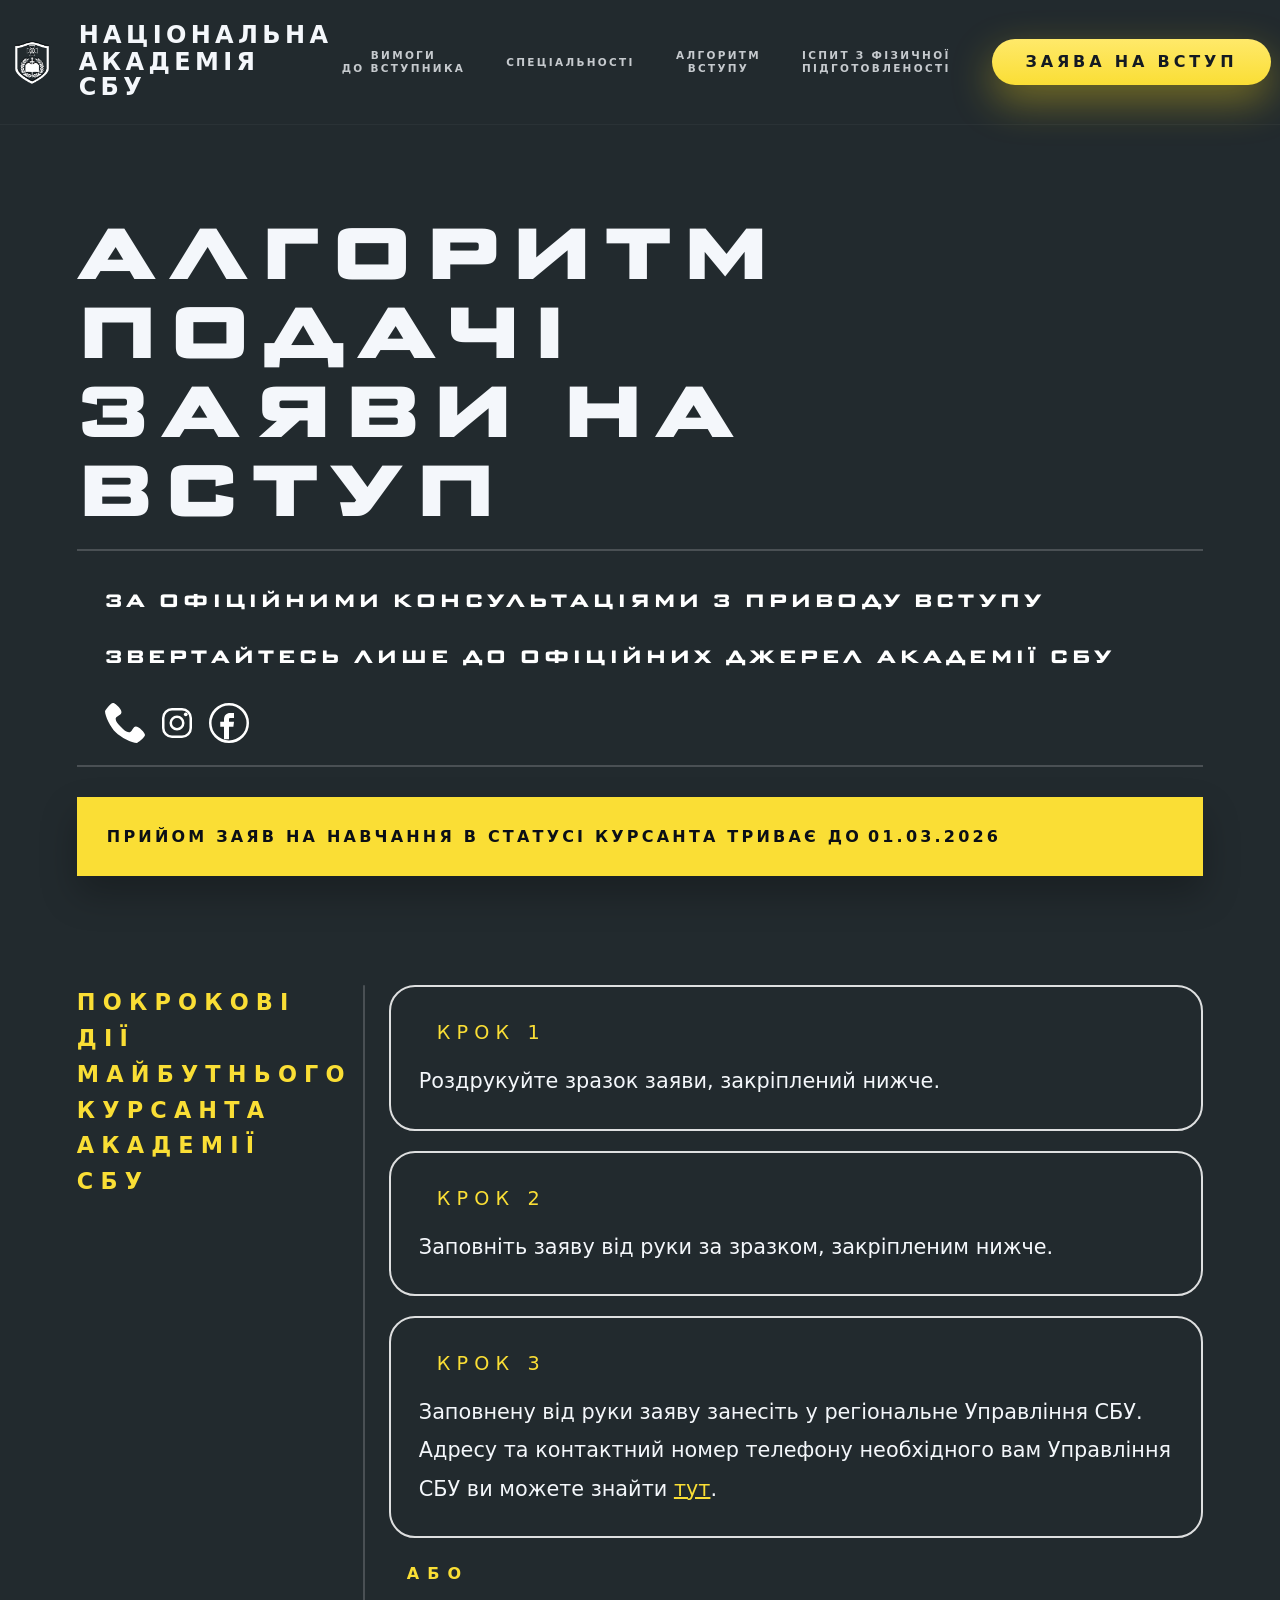
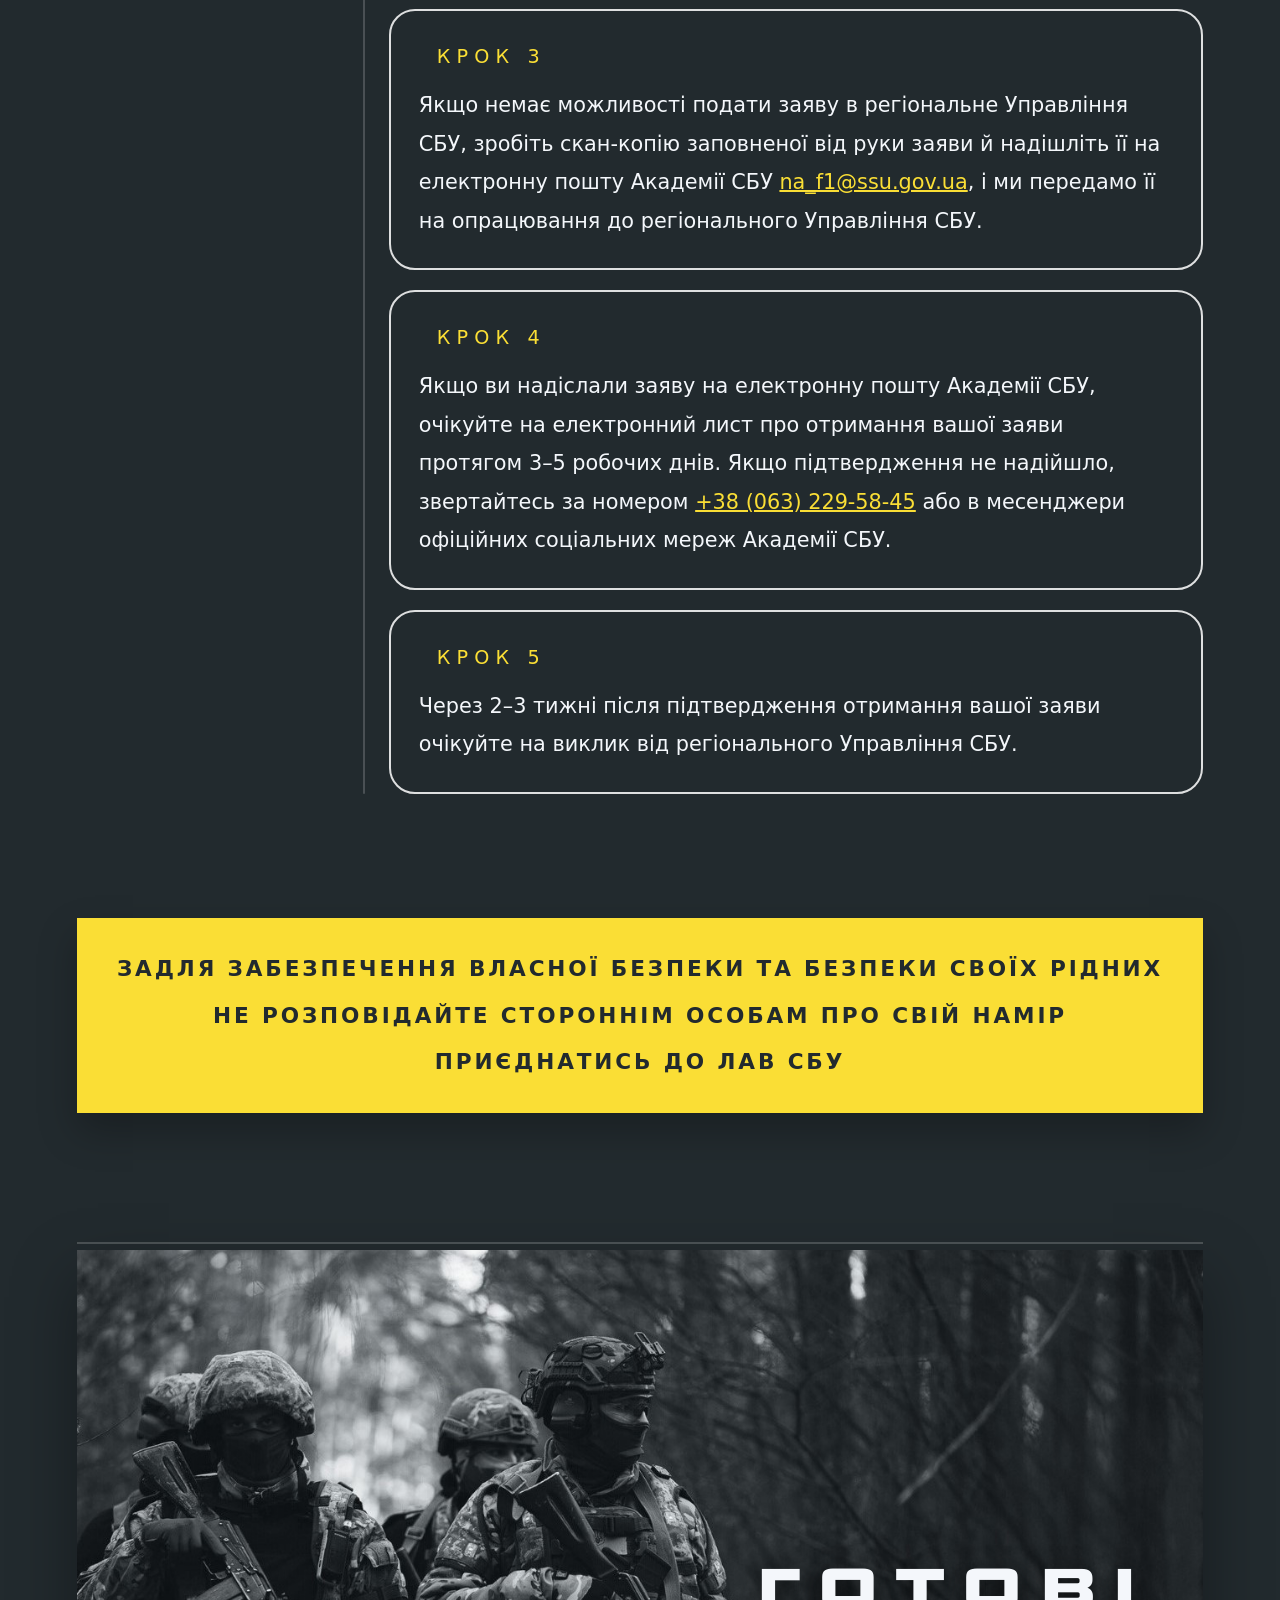
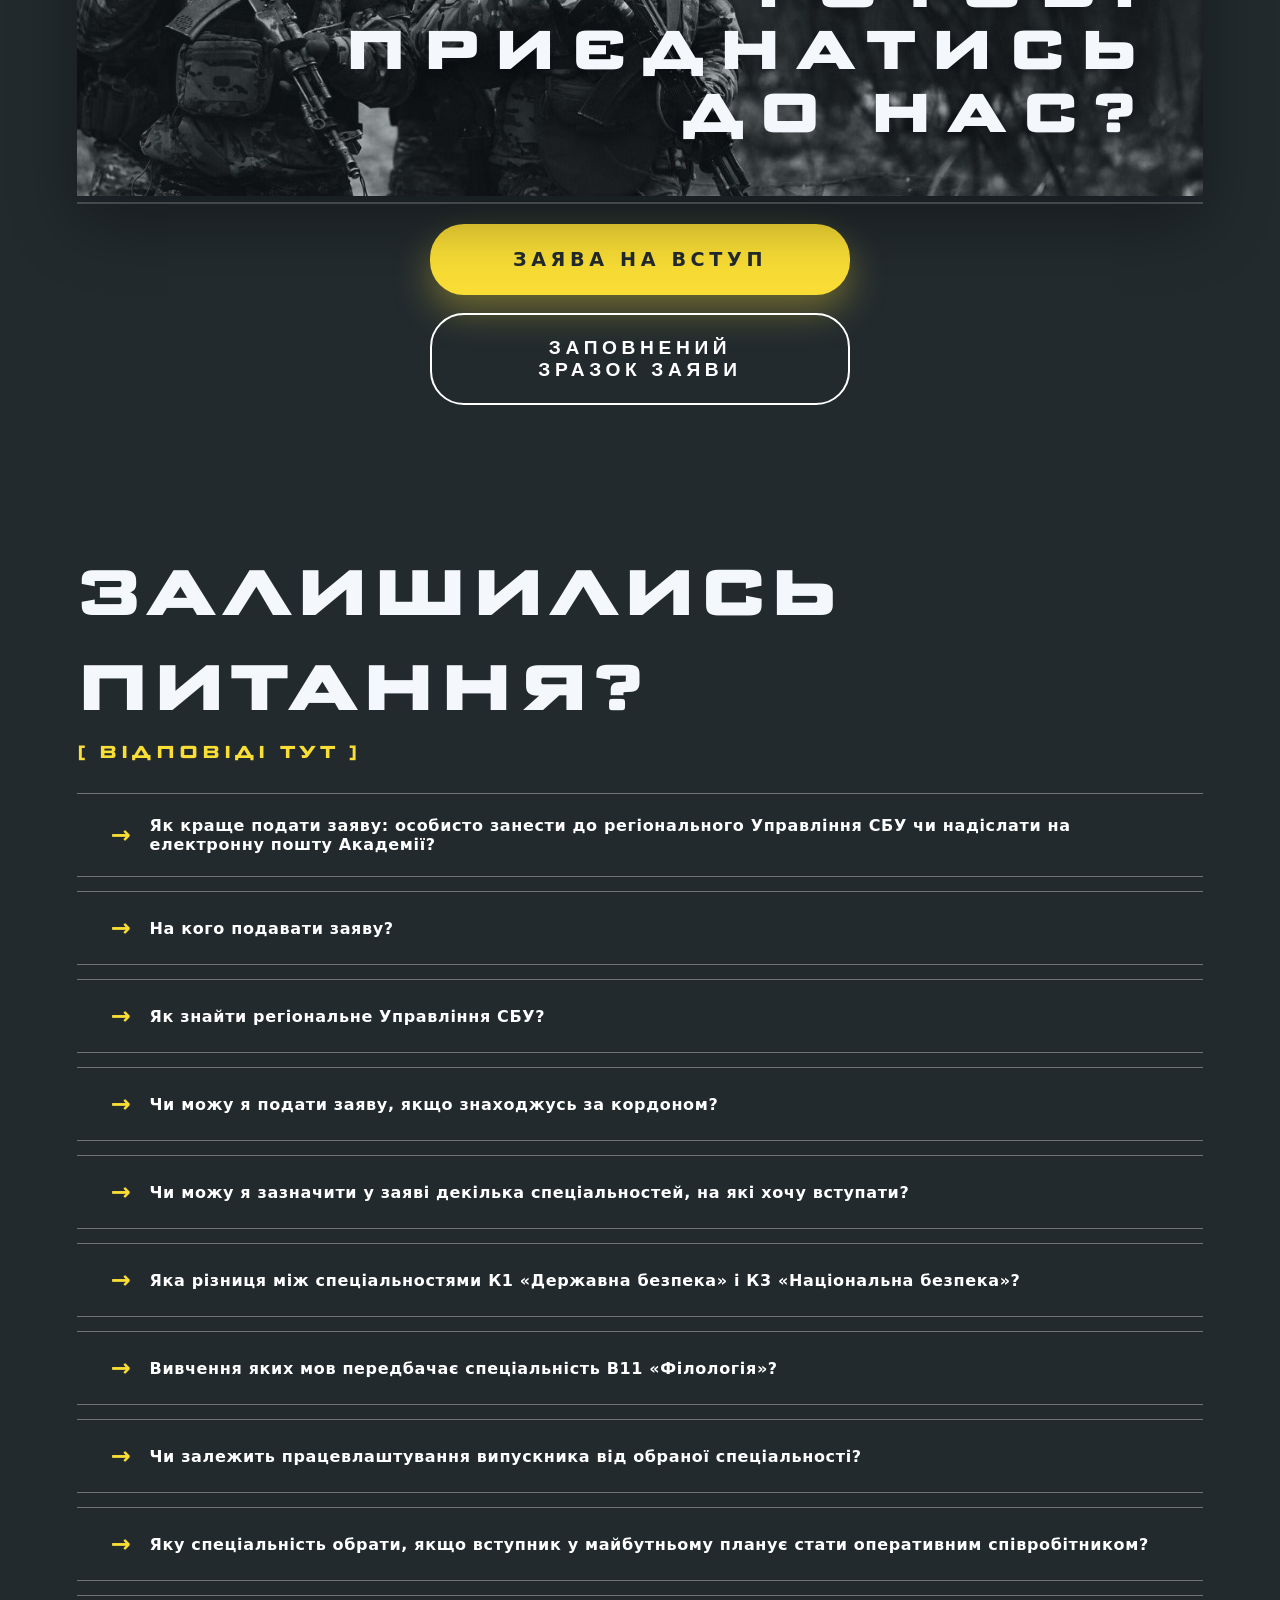
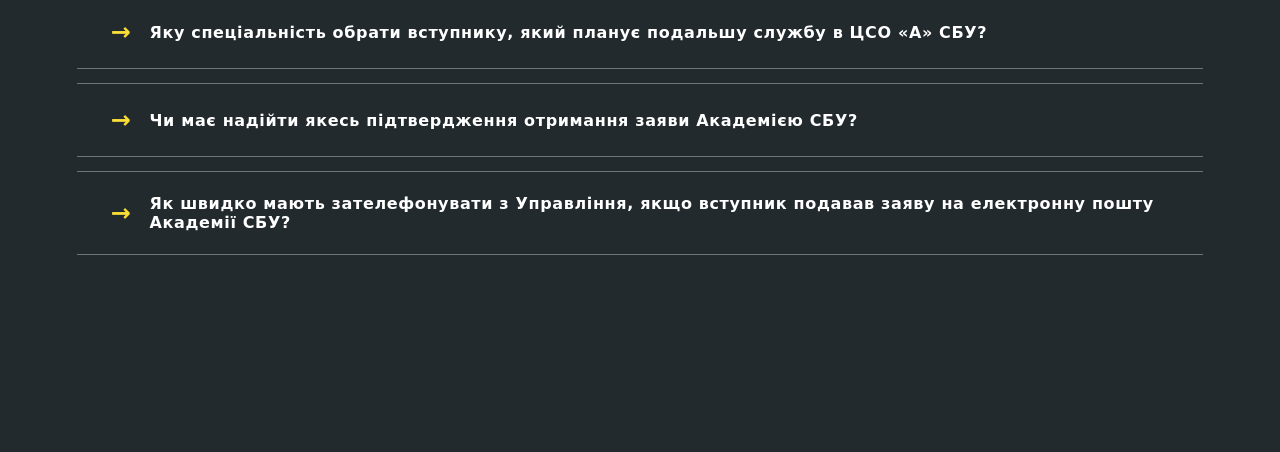
<file: zayava.html>
<!doctype html>
<html lang="uk">
<head>
  <meta charset="utf-8">
  <meta name="viewport" content="width=device-width, initial-scale=1">
  <title>Заява на вступ — Академія СБУ</title>
  <link rel="stylesheet" href="assets/css/style.css">
  <link rel="icon" type="image/x-icon" href="assets/img/favicon.ico">
</head>
<body>
<header class="site-header">
  <div class="container header-inner">
    <a class="brand" href="/">
  <img src="assets/img/logo.png" class="logo" alt="Академія СБУ">
  <span class="brand-text"><span class="brand-line brand-line--primary">НАЦІОНАЛЬНА</span><span class="brand-line brand-line--secondary">АКАДЕМІЯ СБУ</span></span>
    </a>
    <nav class="nav" aria-label="Головна навігація">
  <a href="index.html#requirements" class="nav-link nav-link--stacked"><span>Вимоги</span><span>До вступника</span></a>
      <a href="index.html#specialties" class="nav-link">Спеціальності</a>
      <a href="index.html#algorithm" class="nav-link nav-link--stacked"><span>Алгоритм</span><span>Вступу</span></a>
      <a href="ispyt.html" class="nav-link nav-link--stacked"><span>Іспит з фізичної</span><span>підготовленості</span></a>
      <a href="zayava.html" class="btn cta">Заява на вступ</a>
    </nav>
    <button class="burger" aria-label="Меню" aria-expanded="false" aria-controls="mobileNav">
      <span></span><span></span><span></span>
    </button>
  </div>
  <nav id="mobileNav" class="mobile-nav" hidden>
  <a href="index.html#requirements" class="nav-link nav-link--stacked"><span>Вимоги</span><span>До вступу</span></a>
    <a href="index.html#specialties" class="nav-link">Спеціальності</a>
    <a href="index.html#algorithm" class="nav-link nav-link--stacked"><span>Алгоритм</span><span>Вступу</span></a>
    <a href="ispyt.html" class="nav-link nav-link--stacked"><span>Іспит з фізичної</span><span>підготовленості</span></a>
    <a href="zayava.html" class="btn cta">Заява на вступ</a>
  </nav>
</header>

<main class="page zayava-page">
  <section class="zayava-hero" aria-labelledby="zayava-hero-title">
    <div class="container">
      <h1 id="zayava-hero-title">АЛГОРИТМ ПОДАЧІ<br>ЗАЯВИ НА ВСТУП <span class="zayava-hero__arrow">↘</span></h1>
      <div class="zayava-strip">
        <div class="zayava-strip__text">
          <p>ЗА ОФІЦІЙНИМИ КОНСУЛЬТАЦІЯМИ З ПРИВОДУ ВСТУПУ</p>
          <p>ЗВЕРТАЙТЕСЬ ЛИШЕ ДО ОФІЦІЙНИХ ДЖЕРЕЛ АКАДЕМІЇ СБУ</p>
        </div>
        <div class="zayava-strip__icons" aria-label="Офіційні канали">
          <a href="tel:+380632295845" class="zayava-strip__icon" aria-label="Телефон">
            <img src="assets/img/icons/phone.svg" alt="Телефон">
          </a>
          <a href="https://www.instagram.com/academy.ssu/" target="_blank" rel="noopener" class="zayava-strip__icon" aria-label="Instagram">
            <img src="assets/img/icons/ig.svg" alt="Instagram">
          </a>
          <a href="https://www.facebook.com/NationalAcademySSU/" target="_blank" rel="noopener" class="zayava-strip__icon" aria-label="Facebook">
            <img src="assets/img/icons/fb.svg" alt="Facebook">
          </a>
        </div>
      </div>
      <div class="zayava-banner">ПРИЙОМ ЗАЯВ НА НАВЧАННЯ В СТАТУСІ КУРСАНТА ТРИВАЄ ДО<strong>01.03.2026</strong></div>
    </div>
  </section>

  <section class="zayava-body" aria-labelledby="zayava-steps-title">
    <div class="container zayava-body__layout">
      <aside class="zayava-body__sidebar">
        <p>ПОКРОКОВІ ДІЇ<br>МАЙБУТНЬОГО<br>КУРСАНТА<br>АКАДЕМІЇ СБУ</p>
        <span class="zayava-body__divider" aria-hidden="true"></span>
      </aside>
      <div class="zayava-steps-list">
        <h2 id="zayava-steps-title" class="visually-hidden">Етапи подачі заяви</h2>
        <article class="zayava-step zayava-step--outlined">
          <div class="zayava-step__badge">КРОК 1</div>
          <p>Роздрукуйте зразок заяви, закріплений нижче.</p>
        </article>
        <article class="zayava-step zayava-step--outlined">
          <div class="zayava-step__badge">КРОК 2</div>
          <p>Заповніть заяву від руки за зразком, закріпленим нижче.</p>
        </article>
        <article class="zayava-step zayava-step--outlined">
          <div class="zayava-step__badge">КРОК 3</div>
          <p>Заповнену від руки заяву занесіть у регіональне Управління СБУ. Адресу та контактний номер телефону необхідного вам Управління СБУ ви можете знайти <a href="https://ssu.gov.ua/contacts/upravlinnia">тут</a>.</p>
        </article>
        <p class="zayava-step__or">АБО</p>
        <article class="zayava-step zayava-step--outlined">
          <div class="zayava-step__badge">КРОК 3</div>
          <p>Якщо немає можливості подати заяву в регіональне Управління СБУ, зробіть скан-копію заповненої від руки заяви й надішліть її на електронну пошту Академії СБУ <a href="mailto:na_f1@ssu.gov.ua">na_f1@ssu.gov.ua</a>, і ми передамо її на опрацювання до регіонального Управління СБУ.</p>
        </article>
        <article class="zayava-step zayava-step--outlined">
          <div class="zayava-step__badge">КРОК 4</div>
          <p>Якщо ви надіслали заяву на електронну пошту Академії СБУ, очікуйте на електронний лист про отримання вашої заяви протягом 3–5 робочих днів. Якщо підтвердження не надійшло, звертайтесь за номером <a href="tel:+380632295845">+38 (063) 229-58-45</a> або в месенджери офіційних соціальних мереж Академії СБУ.</p>
        </article>
        <article class="zayava-step zayava-step--outlined">
          <div class="zayava-step__badge">КРОК 5</div>
          <p>Через 2–3 тижні після підтвердження отримання вашої заяви очікуйте на виклик від регіонального Управління СБУ.</p>
        </article>
      </div>
    </div>
  </section>

  <section class="zayava-warning" aria-label="Попередження">
    <div class="container">
      <div class="zayava-warning__panel">
        <span class="zayava-warning__line">ЗАДЛЯ ЗАБЕЗПЕЧЕННЯ ВЛАСНОЇ БЕЗПЕКИ ТА БЕЗПЕКИ СВОЇХ РІДНИХ</span>
        <span class="zayava-warning__line">НЕ РОЗПОВІДАЙТЕ СТОРОННІМ ОСОБАМ ПРО СВІЙ НАМІР</span>
        <span class="zayava-warning__line">ПРИЄДНАТИСЬ ДО ЛАВ СБУ</span>
      </div>
    </div>
  </section>

  <section class="zayava-ready" aria-label="Готові приєднатись до нас">
    <div class="container">
      <div class="zayava-ready__card">
        <div class="zayava-ready__media">
          <img src="assets/img/video-poster2.jpg" alt="Курсанти Академії СБУ">
        </div>
        <div class="zayava-ready__content">
          <p>ГОТОВІ<br>ПРИЄДНАТИСЬ<br>ДО НАС?</p>
        </div>
      </div>
      <div class="zayava-ready__cta">
        <a class="zayava-ready__btn zayava-ready__btn--primary" href="docs/zayava.pdf" download>ЗАЯВА НА ВСТУП</a>
        <button class="zayava-ready__btn zayava-ready__btn--outline js-zayava-modal-open" type="button">ЗАПОВНЕНИЙ<br>ЗРАЗОК ЗАЯВИ</button>
      </div>
    </div>
  </section>

  <section class="zayava-modal" aria-hidden="true">
    <div class="zayava-modal__backdrop js-zayava-modal-close" tabindex="-1"></div>
    <div class="zayava-modal__dialog" role="dialog" aria-modal="true" aria-labelledby="zayavaModalTitle">
      <div class="zayava-modal__header">
        <h3 id="zayavaModalTitle">Оберіть зразок заяви</h3>
        <button class="zayava-modal__close js-zayava-modal-close" type="button" aria-label="Закрити">×</button>
      </div>
      <div class="zayava-modal__body">
        <p class="zayava-modal__hint">Оберіть спеціальність, щоб завантажити заповнений зразок.</p>
        <div class="zayava-modal__actions">
          <a class="zayava-modal__btn" href="docs/k1.pdf" download>К1 · Державна безпека</a>
          <a class="zayava-modal__btn" href="docs/k3.pdf" download>К3 · Національна безпека</a>
          <a class="zayava-modal__btn" href="docs/v11.pdf" download>В11 · Філологія</a>
        </div>
      </div>
    </div>
  </section>

  <section class="zayava-faq" aria-labelledby="zayava-faq-title">
    <div class="container">
      <div class="zayava-faq__intro">
        <h2 id="zayava-faq-title">ЗАЛИШИЛИСЬ ПИТАННЯ?</h2>
        <p class="zayava-faq__hint">[ відповіді тут ]</p>
      </div>
      <div class="zayava-faq__list">
        <details class="zayava-faq__item">
          <summary>Як краще подати заяву: особисто занести до регіонального Управління СБУ чи надіслати на електронну пошту Академії?</summary>
          <div class="zayava-faq__panel">
            <p>Вступник має особисто подати заяву до регіонального Управління СБУ. Якщо немає можливості це зробити, ви можете зробити скан-копію заповненої заяви і надіслати її на електронну пошту: <a href="mailto:na_f1@ssu.gov.ua">na_f1@ssu.gov.ua</a>.</p>
          </div>
        </details>
        <details class="zayava-faq__item">
          <summary>На кого подавати заяву?</summary>
          <div class="zayava-faq__panel">
            <p>Заява подається на ім’я Голови Служби безпеки України.</p>
          </div>
        </details>
        <details class="zayava-faq__item">
          <summary>Як знайти регіональне Управління СБУ?</summary>
          <div class="zayava-faq__panel">
            <p>На сайті Служби безпеки України <a href="https://ssu.gov.ua/" target="_blank" rel="noopener">https://ssu.gov.ua/</a> у розділі «КОНТАКТИ» внизу сторінки ви можете побачити інтерактивну мапу. Після натискання на відповідну область справа з’являться адреса та контактний номер телефону конкретного Управління. Якщо ви не зможете знайти адресу необхідного Управління, можете надіслати заяву на електронну пошту na_f1@ssu.gov.ua і вона буде передана до органу СБУ відповідно до вашого місця реєстрації.</p>
          </div>
        </details>
        <details class="zayava-faq__item">
          <summary>Чи можу я подати заяву, якщо знаходжусь за кордоном?</summary>
          <div class="zayava-faq__panel">
            <p>Так, але ви маєте вказати у заяві український номер телефону та прибути до України для проходження всіх етапів перевірки. Участь у відборі на навчання в статусі курсанта можлива лише за умови вашого перебування в Україні. Важливо! Для вступу ви маєте надати свідоцтво про отримання повної загальної середньої освіти в Україні (або інше свідоцтво, яке відповідає 5 рівню Національної рамки кваліфікацій).</p>
          </div>
        </details>
        <details class="zayava-faq__item">
          <summary>Чи можу я зазначити у заяві декілька спеціальностей, на які хочу вступати?</summary>
          <div class="zayava-faq__panel">
            <p>В одній заяві можна вказати лише одну спеціальність.</p>
          </div>
        </details>
        <details class="zayava-faq__item">
          <summary>Яка різниця між спеціальностями К1 «Державна безпека» і К3 «Національна безпека»?</summary>
          <div class="zayava-faq__panel">
            <p>На обох спеціальностях ви вивчатимете дисципліни, необхідні для оперативного співробітника СБУ. Особливістю навчання за спеціальністю «Національна безпека» є посилена кібернетична складова. Курсанти вивчають інформаційно-комунікаційні системи та мережі, стратегічні комунікації тощо. На спеціальності «Державна безпека» готують класичного контррозвідника. Якщо вам ближче гуманітарні науки і ви мрієте про оперативну роботу в СБУ, сміливо обирайте цю спеціальність. Якщо ж хочете розвиватися в кіберзахисті та точних науках — обирайте «Національну безпеку».</p>
          </div>
        </details>
        <details class="zayava-faq__item">
          <summary>Вивчення яких мов передбачає спеціальність В11 «Філологія»?</summary>
          <div class="zayava-faq__panel">
            <p>За цією спеціальністю курсанти опановують дві іноземні мови: англійську та одну з дванадцяти мов, представлених в Академії (східні, східноєвропейські, романо-германські).</p>
          </div>
        </details>
        <details class="zayava-faq__item">
          <summary>Чи залежить працевлаштування випускника від обраної спеціальності?</summary>
          <div class="zayava-faq__panel">
            <p>Жодна зі спеціальностей не обмежує перелік підрозділів СБУ, де ви зможете проходити військову службу після випуску.</p>
          </div>
        </details>
        <details class="zayava-faq__item">
          <summary>Яку спеціальність обрати, якщо вступник у майбутньому планує стати оперативним співробітником?</summary>
          <div class="zayava-faq__panel">
            <p>Будь-яку із запропонованих спеціальностей. Спеціальність не обмежує вектор майбутнього професійного розвитку випускника в межах СБУ.</p>
          </div>
        </details>
        <details class="zayava-faq__item">
          <summary>Яку спеціальність обрати вступнику, який планує подальшу службу в ЦСО «А» СБУ?</summary>
          <div class="zayava-faq__panel">
            <p>Будь-яку, оскільки цілеспрямовану підготовку кадрів для ЦСО «А» СБУ ми не здійснюємо. Водночас, курсанти, які бажають стати спецпризначенцями, самостійно посилено працюють над своєю фізичною і психологічною витривалістю, щоб пройти додатковий відбір. Для цього в Академії створені всі необхідні умови та ресурси. І чимало наших випускників долучаються до бойового підрозділу СБУ.</p>
          </div>
        </details>
        <details class="zayava-faq__item">
          <summary>Чи має надійти якесь підтвердження отримання заяви Академією СБУ?</summary>
          <div class="zayava-faq__panel">
            <p>Так. Якщо ви надсилали на нашу електронну пошту заяву про вивчення вас як кандидата на навчання у статусі курсанта, то протягом 2-3 робочих днів на ваш e-mail має надійти лист-підтвердження про отримання вашої заяви. Якщо такий лист ви не одержали, зверніться, будь ласка, до Приймальної комісії за номером +38 063 229 58 45 (WhatsApp, Signal) або в месенджери соціальних мереж Академії.</p>
          </div>
        </details>
        <details class="zayava-faq__item">
          <summary>Як швидко мають зателефонувати з Управління, якщо вступник подавав заяву на електронну пошту Академії СБУ?</summary>
          <div class="zayava-faq__panel">
            <p>Виклик з Управління має надійти протягом 2-3 тижнів з моменту підтвердження Академією отримання вашої заяви. Якщо визначений термін сплив, а вам так і не зателефонували, зверніться, будь ласка, до Приймальної комісії за номером +38 063 229 58 45 (WhatsApp, Signal) або в месенджери соціальних мереж Академії.</p>
          </div>
        </details>
      </div>
    </div>
  </section>
</main>

<button type="button" class="to-top" aria-label="Повернутися нагору"><span aria-hidden="true">↑</span></button>

<script src="assets/js/app.js"></script>
<!-- Cloudflare Web Analytics --><script defer src='https://static.cloudflareinsights.com/beacon.min.js' data-cf-beacon='{"token": "f0e45a48ed25474eb6bac8365de55389"}'></script><!-- End Cloudflare Web Analytics -->
</body>
</html>
</file>
<file: assets/css/style.css>
:root{
  --bg:#222a2e;
  --brand:#222a2e;
  --brand-soft:#222a2e;
  --surface:#2d3339;
  --surface-alt:#343b41;
  --surface-soft:rgba(53,60,66,.75);
  --text:#f4f7fb;
  --muted:#b3bbc5;
  --accent:#fade35;
  --accent-soft:#ffe96a;
  --line:#3f464c;
  --ring:rgba(250,222,53,.28);
  --radius:20px;
  --shadow:0 26px 60px rgba(0,0,0,.45);
  --border:rgba(255,255,255,.12);
  --anchor-offset:clamp(32px, 6vw, 96px);
  --vw-unit:calc(100vw / 1920);
  --vh-unit:calc(100vh / 1080);
  --header-nav-font:clamp(.64rem, .82vw, 1rem);
  --header-nav-letter:clamp(.12em, .26vw, .22em);
  --header-btn-font:clamp(.7rem, .92vw, 1.06rem);
  --header-btn-letter:clamp(.14em, .3vw, .26em);
  --brand-line-font:clamp(1rem, 1.9vw, 1.5rem);
  --brand-line-letter:clamp(.18em, .34vw, .3em);
  --ispyt-label-font: clamp(.78rem, 1.6vw, 1rem);
  --display-font:"ScienceGothic Expanded", "Montserrat", system-ui, -apple-system, Segoe UI, Roboto, Arial, "Noto Sans", "Helvetica Neue", sans-serif;
}

@font-face{
  font-family:"ScienceGothic Expanded";
  src:url("../fonts/ScienceGothic_Expanded-ExtraBold.ttf") format("truetype");
  font-weight:800;
  font-style:normal;
  font-stretch:expanded;
  font-display:swap;
}
@font-face{
  font-family:"ScienceGothic Expanded";
  src:url("../fonts/ScienceGothic_Expanded-Bold.ttf") format("truetype");
  font-weight:700;
  font-style:normal;
  font-stretch:expanded;
  font-display:swap;
}

*{box-sizing:border-box}
html,body{height:100%}
body{
  margin:0;
  font-family:"Montserrat", system-ui, -apple-system, Segoe UI, Roboto, Arial, "Noto Sans", "Helvetica Neue", sans-serif;
  color:var(--text);
  background:var(--bg);
  -webkit-font-smoothing:antialiased;
  -moz-osx-font-smoothing:grayscale;
}

[hidden]{display:none!important}

a{color:inherit; text-decoration:none}
a:hover{color:#fff}

img{max-width:100%; height:auto; display:block}

.container{width:100%; margin-inline:auto; padding:0 clamp(32px,6vw,120px)}


.site-header{
  position:sticky; top:0; z-index:60;
  background:var(--brand);
  box-shadow:0 1px 0 rgba(255,255,255,.04);
}
.site-header::after{display:none}
.site-header.compact{background:rgba(39,45,50,.95)}
.header-inner{
  display:flex;
  align-items:center;
  justify-content:space-between;
  gap:clamp(18px, var(--vw-unit) * 40, 40px);
  padding:clamp(18px, var(--vh-unit) * 28, 32px) 0;
}
.brand{
  display:flex;
  align-items:center;
  gap:clamp(12px, var(--vw-unit) * 22, 22px);
  color:var(--text);
  text-decoration:none;
}
.logo{
  width:clamp(56px, var(--vw-unit) * 96, 96px);
  height:auto;
  aspect-ratio:1/1;
  object-fit:contain;
}
.brand-text{
  display:flex;
  flex-direction:column;
  gap:clamp(1px, var(--vw-unit) * 2, 4px);
  font-weight:700;
  letter-spacing:var(--brand-line-letter);
  text-transform:uppercase;
  line-height:1.05;
  word-break:keep-all;
}
.brand-line{display:block}
.brand-line--primary,
.brand-line--secondary{
  font-size:var(--brand-line-font);
  letter-spacing:var(--brand-line-letter);
}

.nav{
  display:flex;
  align-items:center;
  gap:clamp(24px, var(--vw-unit) * 64, 72px);
}
.nav-link{
  position:relative;
  display:inline-flex;
  align-items:center;
  justify-content:center;
  padding:clamp(6px, var(--vh-unit) * 10, 12px) 0;
  min-width:0;
  font-weight:700;
  color:var(--text);
  letter-spacing:var(--header-nav-letter);
  text-transform:uppercase;
  font-size:var(--header-nav-font);
  opacity:.78;
  transition:opacity .25s ease;
  text-align:center;
}
.nav-link::after{
  content:"";
  position:absolute;
  left:0;
  bottom:calc(var(--vh-unit) * -6);
  width:100%;
  height:max(1px, var(--vh-unit) * 2);
  background:linear-gradient(90deg, transparent 0%, var(--accent) 45%, transparent 100%);
  transform:scaleX(0);
  transform-origin:left;
  transition:transform .25s ease;
}
.nav-link.active,
.nav-link:focus-visible{opacity:1}
.nav-link:focus-visible::after,
.nav-link.active::after{transform:scaleX(1)}

@media (hover: hover) and (pointer: fine){
  .nav-link:hover{opacity:1}
  .nav-link:hover::after{transform:scaleX(1)}
}

.nav-link--stacked{
  flex-direction:column;
  gap:0;
  line-height:1.18;
  align-items:center;
  text-align:center;
}
.nav-link--stacked span{display:block; white-space:nowrap}
.nav-link--stacked span:last-child{
  font-size:var(--header-nav-font);
  letter-spacing:var(--header-nav-letter);
}

.btn{
  display:inline-flex;
  align-items:center;
  justify-content:center;
  gap:clamp(4px, var(--vw-unit) * 8, 12px);
  padding:clamp(10px, var(--vh-unit) * 14, 16px) clamp(22px, var(--vw-unit) * 34, 44px);
  border-radius:36px;
  text-decoration:none;
  font-weight:700;
  border:1px solid rgba(255,255,255,.16);
  color:var(--text);
  background:rgba(21,30,42,.55);
  transition:transform .18s ease, border-color .18s ease, box-shadow .2s ease, background .2s ease;
  text-align:center;
  line-height:1;
  font-size:.92rem;
  letter-spacing:.2em;
  text-transform:uppercase;
}
.site-header .btn{
  font-size:var(--header-btn-font);
  letter-spacing:var(--header-btn-letter);
}
.btn:hover{transform:translateY(-2px); border-color:rgba(255,255,255,.35); background:rgba(31,41,54,.7)}
.btn.primary{
  color:#141a22;
  border:none;
  background:linear-gradient(180deg,var(--accent) 0%,var(--accent-soft) 100%);
  box-shadow:0 12px 32px rgba(255,222,23,.32);
}
.btn.primary:hover{box-shadow:0 18px 42px rgba(255,222,23,.42)}
.btn.ghost{
  background:rgba(15,22,31,.66);
  border:1px solid rgba(255,255,255,.22);
}
.btn.ghost:hover{
  background:rgba(23,31,43,.78);
  border-color:rgba(255,255,255,.42);
}
  .to-top{
    position:fixed;
    top:50%;
    right:calc(var(--vw-unit) * 40);
    transform:translateY(-50%) scale(.94);
    width:clamp(44px, var(--vw-unit) * 60, 64px);
    height:clamp(44px, var(--vw-unit) * 60, 64px);
    border-radius:50%;
    border:none;
    background:linear-gradient(180deg,rgba(255,236,120,.95) 0%, rgba(250,222,53,1) 100%);
    color:#11161d;
  font-size:clamp(1.2rem, var(--vw-unit) * 28, 1.8rem);
    font-weight:700;
    display:flex;
    align-items:center;
    justify-content:center;
    box-shadow:0 18px 36px rgba(0,0,0,.35);
    cursor:pointer;
    opacity:0;
    pointer-events:none;
    transition:opacity .25s ease, transform .25s ease, box-shadow .25s ease;
    z-index:55;
  }
  .to-top span{line-height:1; filter:drop-shadow(0 1px 1px rgba(0,0,0,.25))}
  .to-top:focus-visible{outline:2px solid rgba(255,255,255,.6); outline-offset:4px}
  .to-top:hover{transform:translateY(-50%) scale(1.05); box-shadow:0 22px 44px rgba(0,0,0,.4)}
  .to-top--visible{opacity:1; pointer-events:auto}
.btn.cta{
  position:relative;
  overflow:hidden;
  color:#141a22;
  border:none;
  background:linear-gradient(180deg,var(--accent-soft) 0%,var(--accent) 100%);
  box-shadow:0 16px 40px rgba(255,222,23,.38);
  padding:clamp(14px, var(--vh-unit) * 18, 22px) clamp(34px, var(--vw-unit) * 52, 64px);
  margin-right: 1%;
  font-size:1rem;
  letter-spacing:.24em;
  text-transform:uppercase;
  white-space:nowrap;
}
.btn.cta:hover{box-shadow:0 18px 46px rgba(255,222,23,.48)}
.btn.cta::before{
  content:""; position:absolute; inset:0; transform:skewX(-25deg) translateX(-120%);
  background:linear-gradient(90deg, transparent 0%, rgba(255,255,255,.7) 45%, transparent 100%);
  animation:shine 2.5s ease-in-out infinite;
}

body.no-scroll{overflow:hidden}
@keyframes shine{
  0%{transform:skewX(-25deg) translateX(-120%)}
  60%{transform:skewX(-25deg) translateX(120%)}
  100%{transform:skewX(-25deg) translateX(120%)}
}


.burger{display:none; background:none; border:0; width:clamp(36px, var(--vw-unit) * 42, 46px); height:clamp(36px, var(--vw-unit) * 42, 46px); position:relative}
.burger span{position:absolute; left:21%; right:21%; height:max(2px, var(--vh-unit) * 2); background:#fff; border-radius:1px; transition:.2s}
.burger span:nth-child(1){top:28%; transform:translateY(-50%)}
.burger span:nth-child(2){top:50%; transform:translateY(-50%)}
.burger span:nth-child(3){top:72%; transform:translateY(-50%)}
.mobile-nav{display:flex; flex-direction:column; gap:clamp(8px, var(--vh-unit) * 12, 16px); padding:clamp(10px, var(--vh-unit) * 12, 18px) clamp(32px,6vw,120px); background:rgba(19,26,30,.95); border-top:1px solid rgba(255,255,255,.07); align-items:center}
.mobile-nav .nav-link, .mobile-nav .btn{padding:clamp(8px, var(--vh-unit) * 10, 12px) 0}
.mobile-nav .nav-link{
  justify-content:center;
  text-align:center;
}
.mobile-nav .btn{align-self:center}

@media (max-width:720px),
       (orientation:landscape) and (max-height:520px){
  .mobile-nav .nav-link,
  .mobile-nav .btn{
    font-size:clamp(.9rem, 3.4vw, 1.05rem);
    text-transform:uppercase;   
    letter-spacing:.22em;       
  }
}



.overline{
  display:inline-flex;
  align-items:center;
  gap:clamp(8px, var(--vw-unit) * 12, 16px);
  font-size:.75rem;
  font-weight:700;
  text-transform:uppercase;
  letter-spacing:.28em;
  color:var(--accent);
}
.overline::before{
  content:"";
  display:inline-block;
  width:clamp(18px, var(--vw-unit) * 34, 40px);
  height:max(1px, var(--vh-unit) * 2);
  background:var(--accent);
  border-radius:999px;
}

h1{font-size:clamp(28px,4.8vw,54px); margin:12px 0 18px; line-height:1.05}
h2{font-size:clamp(22px,3.8vw,36px); margin:0 0 18px}

@media (min-width:1024px){
  .hero-title,
  #qa-hero-title,
  #qa-hero-title span,
  #qa-general-title,
  #qa-general-title span,
  #ispyt-hero-title,
  .thresholds-heading h2,
  .scores-heading h2,
  .examples-heading h2,
  #requirements-title,
  #specialties-title,
  #algorithm-title,
  #zayava-hero-title,
  .zayava-ready__content p,
  #zayava-faq-title,
  .roadmap-cta__button span:first-child{
    font-family:var(--display-font);
    font-weight:800;
  }

  .advantages-grid .card h3,
  .advantages-grid .card p{
    font-family:var(--display-font);
    font-weight:700;
  }

  .hero-side p{
    font-family:var(--display-font);
    font-weight:700;
    transform:translateY(clamp(32px, var(--vh-unit) * 24, 48px));
  }

  .hero-side{
    padding-top:clamp(26px, var(--vh-unit) * 34, 44px);
  }

  
  .advantages-grid .card:nth-child(3) h3 span:last-child{
    display:inline-block;
    white-space:nowrap;
  }

  .advantages-grid .card{
    --card-offset:0px;
    --card-before-shift-x:0px;
    --card-before-shift-y:36px;
    isolation:isolate; 
    transform:translateY(var(--card-offset));
  }

  .advantages-grid .card::before{
    top:clamp(34px, var(--vh-unit) * 44, 58px);
    transform:translate(var(--card-before-shift-x), var(--card-before-shift-y));
  }

  .advantages-grid .card h3{
    font-size:clamp(1.2rem, 0.8vw + 0.7rem, 1.6rem);
  }

  .advantages-grid .card p{
    font-size:clamp(.98rem, 0.55vw + 0.68rem, 1.14rem);
    line-height:1.7;
  }
}

@media (min-width:1440px){
  .hero-side p{transform:translateY(clamp(42px, var(--vh-unit) * 32, 64px));}
}

@media (min-width:1800px){
  .hero-side p{transform:translateY(clamp(120px, var(--vh-unit) * 96, 180px));}
}


.hero{
  padding:clamp(60px, var(--vh-unit) * 90, 90px) 0 clamp(48px, var(--vh-unit) * 70, 80px);
  position:relative;
}
.hero::before{
  content:"";
  position:absolute;
  inset:0;
  background:radial-gradient(46.9% 48.2% at 0% 0%, rgba(250,222,53,.14), transparent 60%);
  opacity:.6;
  pointer-events:none;
}
.hero .container{position:relative; z-index:1}
.hero-title{
  margin:0;
  padding-bottom:clamp(18px, var(--vh-unit) * 24, 28px);
  font-size:clamp(44px,6vw,72px);
  text-transform:uppercase;
  letter-spacing:.08em;
  border-bottom:2px solid rgba(255,255,255,.18);
}
.hero-main{
  display:grid;
  grid-template-columns:minmax(0,2.15fr) minmax(0,1fr);
  gap:clamp(18px, var(--vw-unit) * 36, 40px);
  margin-top:clamp(24px, var(--vh-unit) * 36, 40px);
  align-items:start;
}
.hero-media{
  position:relative;
  border-radius:clamp(12px, var(--vw-unit) * 18, 20px);
  overflow:hidden;
  border:none;
  box-shadow:var(--shadow);
  background:#000;
}
.hero-video{
  width:100%;
  height:100%;
  display:block;
  object-fit:cover;
  background:#000;
}
.hero-social{
  position:absolute;
  left:clamp(10px, var(--vw-unit) * 16, 20px);
  top:clamp(12px, var(--vh-unit) * 20, 24px);
  display:flex;
  flex-direction:column;
  gap:clamp(12px, var(--vh-unit) * 14, 18px);
  z-index:2;
  align-items:flex-start;
}
.hero-social__toggle{
  display:none;
  align-items:center;
  gap:8px;
  padding:10px 16px;
  border-radius:999px;
  border:1.5px solid rgba(255,255,255,.6);
  background:rgba(8,12,18,.6);
  color:#fff;
  font-weight:600;
  letter-spacing:.18em;
  text-transform:uppercase;
  cursor:pointer;
}
.hero-social__list{
  display:flex;
  flex-direction:column;
  gap:clamp(8px, var(--vh-unit) * 10, 12px);
}
.hero-social__btn{
  width:clamp(30px, var(--vw-unit) * 44, 48px);
  height:clamp(30px, var(--vw-unit) * 44, 48px);
  border-radius:50%;
  border:1px solid rgba(255,255,255,.7);
  background:rgba(10,14,18,.7);
  display:inline-flex;
  align-items:center;
  justify-content:center;
  position:relative;
  overflow:hidden;
  transition:transform .2s ease, border-color .2s ease, background .2s ease;
}
.hero-social__btn::after{
  content:"";
  width:60%;
  height:60%;
  background-size:contain;
  background-position:center;
  background-repeat:no-repeat;
  filter:grayscale(1);
  opacity:.9;
}
.hero-social__btn:hover,
.hero-social__btn:focus-visible{
  transform:translateY(-2px);
  border-color:#fff;
  background:rgba(255,255,255,.1);
}
.hero-social__btn--ig::after{background-image:url('../img/icons/ig.svg')}
.hero-social__btn--fb::after{background-image:url('../img/icons/fb.svg')}
.hero-social__btn--yt::after{background-image:url('../img/icons/yt.svg')}
.hero-social__btn--web::after{background-image:url('../img/icons/web.svg')}
.hero-social__btn--tg::after{background-image:url('../img/icons/tg.svg')}
.hero-side{
  position:relative;
  padding:0 clamp(12px, var(--vw-unit) * 24, 32px) 0 clamp(48px, var(--vw-unit) * 80, 96px);
  border-radius:0;
  background:none;
  border:none;
  box-shadow:none;
  display:flex;
  flex-direction:column;
  align-items:flex-start;
  gap:clamp(12px, var(--vh-unit) * 18, 22px);
  color:var(--muted);
}
.hero-side::before{
  content:"↘";
  position:absolute;
  left:clamp(12px, var(--vw-unit) * 24, 34px);
  top:clamp(-20px, var(--vh-unit) * -12, 6px);
  font-size:clamp(42px, var(--vw-unit) * 68, 80px);
  color:var(--accent);
  line-height:1;
  pointer-events:none;
  z-index:0;
}
.hero-side p{
  position:relative;
  z-index:1;
  margin:0;
  font-size:1.14rem;
  line-height:1.8;
  max-width:min(360px, 42vw);
}

@media (min-width:1800px){
  .hero-side::before{top:clamp(64px, var(--vh-unit) * 48, 96px);}
}

.advantages-grid{
  display:grid;
  grid-template-columns:repeat(auto-fit,minmax(220px,1fr));
  gap:clamp(18px, var(--vw-unit) * 28, 32px);
  margin-top:clamp(32px, var(--vh-unit) * 48, 56px);
  padding-top:clamp(18px, var(--vh-unit) * 28, 32px);
  border-top:1px solid var(--line);
}
.card{
  position:relative;
  background:none;
  border:none;
  border-radius:0;
  padding:clamp(22px, var(--vh-unit) * 34, 36px) clamp(12px, var(--vw-unit) * 18, 20px) 0 clamp(48px, var(--vw-unit) * 70, 96px);
  box-shadow:none;
  min-height:0;
}
.card::before{
  content:"↗";
  position:absolute;
  left:clamp(12px, var(--vw-unit) * 20, 32px);
  top:clamp(18px, var(--vh-unit) * 30, 40px);
  font-size:clamp(40px, var(--vw-unit) * 64, 72px);
  color:var(--accent);
  line-height:1;
  pointer-events:none;
  z-index:0;
}
.card h3{
  position:relative;
  z-index:1;
  margin:0 0 clamp(22px, var(--vh-unit) * 32, 40px);
  font-size:1.5rem;
  text-transform:uppercase;
  letter-spacing:.14em;
}
.card h3 span{display:block}
.card h3 span+span{margin-top:2px}
.card p{
  position:relative;
  z-index:1;
  margin:0;
  color:var(--muted);
  line-height:1.75;
}


.page{padding:clamp(72px,10vw,120px) 0; scroll-margin-top:var(--anchor-offset)}
.hero{scroll-margin-top:var(--anchor-offset)}
#requirements,
#specialties,
#algorithm,
#levels{
  scroll-margin-top:var(--anchor-offset);
}
.hero-title,
.section-head h1{
  scroll-margin-top:var(--anchor-offset);
}
.narrow{width:min(880px,90%); margin-inline:auto}
.section-head{
  display:flex;
  align-items:flex-end;
  justify-content:space-between;
  gap:clamp(12px, var(--vw-unit) * 18, 22px);
  padding-bottom:clamp(18px, var(--vh-unit) * 24, 28px);
  border-bottom:2px solid var(--line);
}
.section-head h1{
  margin:0;
  font-size:clamp(32px,5.4vw,68px);
  text-transform:uppercase;
  letter-spacing:.08em;
  word-break:keep-all;
}
.section-tag{
  font-size:.78rem;
  font-weight:600;
  letter-spacing:.32em;
  text-transform:uppercase;
  color:var(--accent);
  white-space:nowrap;
}
.section-head--requirements{flex-direction:column; align-items:center; text-align:center}
.section-head--requirements .section-tag{margin-top:12px; display:block; white-space:normal}
.section-head--specialties{flex-direction:column; align-items:flex-end; text-align:right}
.section-head--specialties .section-tag{margin-top:12px}
.section-head--algorithm{flex-direction:column; align-items:flex-start; text-align:left}
.section-head--algorithm .section-tag{margin-top:12px}

@media (min-width:1024px){
  .section-tag{margin-top:0; font-family:var(--display-font); font-weight:700; font-size:clamp(.9rem, 0.8vw + .48rem, 1.08rem);}
  .section-head--requirements .section-tag,
  .section-head--specialties .section-tag,
  .section-head--algorithm .section-tag{margin-top:0}
  .thresholds-heading__subtitle{margin-top:0; font-family:var(--display-font); font-weight:700; font-size:clamp(.9rem, 0.8vw + .48rem, 1.08rem);}
}

@media(min-width:1200px){
  .section-head h1{white-space:nowrap}
  .hero-title{white-space:nowrap}
}

.requirements-grid{
  display:grid;
  grid-template-columns:repeat(3,minmax(0,1fr));
  gap:clamp(24px, var(--vw-unit) * 36, 40px) clamp(18px, var(--vw-unit) * 28, 32px);
  margin-top:clamp(28px, 4vw, 48px);
}
.req-card{
  position:relative;
  display:flex;
  flex-direction:column;
  align-items:center;
  gap:clamp(12px, var(--vh-unit) * 18, 22px);
  padding:clamp(28px, var(--vh-unit) * 36, 40px) clamp(26px, var(--vw-unit) * 34, 38px);
  border-radius:32px;
  background:linear-gradient(200deg,rgba(23,28,32,.94) 0%, rgba(16,20,24,.96) 100%);
  border:1px solid rgba(255,255,255,.04);
  box-shadow:0 28px 64px rgba(0,0,0,.42);
  text-align:center;
}
.req-card::before{display:none}
.req-card h3{
  margin:0;
  font-size:1.32rem;
  letter-spacing:.18em;
  text-transform:uppercase;
  text-align:center;
}
.req-card h3 span{display:block}
.req-card h3 .req-title-main{
  letter-spacing:.02em;
  background:linear-gradient(180deg,#0b3fa3 0%,#0b3fa3 45%,#ffd300 55%,#ffd300 100%);
  background-size:100% 220%;
  background-position:50% 0%;
  animation:flagFlow 3.6s ease-in-out infinite;
  -webkit-background-clip:text;
  background-clip:text;
  color:transparent;
}
.req-card h3 .req-title-sub{
  margin-top:clamp(4px, var(--vh-unit) * 6, 8px);
  font-size:.92rem;
  letter-spacing:.18em;
  color:#fff;
}

@keyframes flagFlow{
  0%{background-position:50% 0%}
  50%{background-position:50% 90%}
  100%{background-position:50% 0%}
}
.req-card p{
  position:relative;
  margin:0;
  line-height:1.75;
  color:#d8dee7;
  font-size:1rem;
  z-index:1;
  text-align:center;
}

.actions-row{
  display:flex;
  gap:clamp(10px, var(--vw-unit) * 14, 18px);
  flex-wrap:wrap;
  margin-top:clamp(18px, var(--vh-unit) * 28, 32px);
}

.specialty-grid{
  display:grid;
  grid-template-columns:repeat(auto-fit,minmax(260px,1fr));
  gap:clamp(18px, var(--vw-unit) * 28, 32px);
  margin-top:clamp(32px, var(--vh-unit) * 48, 56px);
}
.specialty-card{
  position:relative;
  border-radius:32px;
  overflow:hidden;
  --card-image:url('../img/specialty-default.jpg');
  background:linear-gradient(180deg, rgba(8,12,16,.12) 0%, rgba(8,12,16,.38) 100%), var(--card-image);
  background-size:cover;
  background-position:center;
  background-repeat:no-repeat;
  color:#f4f7fb;
  box-shadow:var(--shadow);
  min-height:clamp(420px, var(--vh-unit) * 680, 740px);
}
.specialty-card::before{
  content:"";
  position:absolute;
  inset:0;
  background:linear-gradient(180deg, rgba(12,16,20,.14) 0%, rgba(12,16,20,0) 46%, rgba(12,16,20,.44) 100%);
  z-index:0;
  pointer-events:none;
}
.specialty-card::after{display:none}
.specialty-card .specialty-body{
  position:absolute;
  inset:auto 0 0 0;
  min-height:50%;
  height:auto;
  padding:clamp(28px, var(--vh-unit) * 42, 48px) clamp(24px, var(--vw-unit) * 36, 44px) clamp(30px, var(--vh-unit) * 48, 54px);
  z-index:1;
  background:#fade35;
  border-radius:32px 32px 0 0;
  box-shadow:0 -18px 48px rgba(0,0,0,.35);
  display:flex;
  flex-direction:column;
  justify-content:flex-start;
  align-items:flex-start;
  gap:clamp(12px, var(--vh-unit) * 18, 24px);
  color:#1a1f26;
}
.specialty-code{
  display:inline-block;
  padding:clamp(6px, var(--vh-unit) * 10, 12px) clamp(12px, var(--vw-unit) * 18, 22px);
  border-radius:999px;
  background:#121619;
  color:var(--accent);
  font-weight:700;
  letter-spacing:.18em;
  text-transform:uppercase;
}
.specialty-card h3{
  margin:0 0 14px;
  font-size:1.4rem;
  text-transform:uppercase;
  letter-spacing:.1em;
  color:#161c23;
}
.specialty-card p{
  margin:0;
  font-size:1rem;
  line-height:1.65;
  color:#2a3139;
}
.specialty-card--k1{--card-image:url('../img/specialty-k1.jpg')}
.specialty-card--k3{--card-image:url('../img/specialty-k3.jpg')}
.specialty-card--v11{--card-image:url('../img/specialty-v11.jpg')}

@media (min-width:1024px){
  .specialty-card{
    --card-pos-x:50%;
    --card-pos-y:50%;
    --card-zoom:1;
    background-position:var(--card-pos-x) var(--card-pos-y);
    background-size:calc(var(--card-zoom) * 100%) auto;
  }

  .specialty-card--k1{--card-pos-x:40%; --card-pos-y:0%; --card-zoom:1.3;}
  .specialty-card--k3{--card-pos-x:50%; --card-pos-y:0%; --card-zoom:1.3;}
  .specialty-card--v11{--card-pos-x:50%; --card-pos-y:0%; --card-zoom:1.3;}
}

.ticker{
  margin-top:clamp(28px, var(--vh-unit) * 42, 48px);
  border-radius:24px;
  background:var(--accent);
  color:#121619;
  font-weight:700;
  letter-spacing:.18em;
  text-transform:uppercase;
  overflow:hidden;
  position:relative;
}
.ticker span{
  display:inline-flex;
  align-items:center;
  padding:clamp(10px, var(--vh-unit) * 14, 18px) clamp(32px, var(--vw-unit) * 56, 64px);
  white-space:nowrap;
  transform:translateX(100%);
  animation:tickerSlide 14s linear infinite;
  will-change:transform;
}
@keyframes tickerSlide{
  0%{transform:translateX(100%)}
  100%{transform:translateX(-100%)}
}

@keyframes stepDotGlow{
  0%,100%{
    transform:translate(-50%,0) scale(1);
    opacity:.84;
    box-shadow:0 0 0 max(3px, var(--vw-unit) * 6) rgba(250,222,53,.16);
  }
  50%{
    transform:translate(-50%,0) scale(1.08);
    opacity:1;
    box-shadow:0 0 max(10px, var(--vw-unit) * 18) rgba(250,222,53,.4),0 0 0 max(6px, var(--vw-unit) * 12) rgba(250,222,53,.14);
  }
}

.roadmap{display:flex; flex-direction:column; gap:clamp(32px, var(--vh-unit) * 58, 64px); margin-top:clamp(36px, var(--vh-unit) * 56, 60px)}
.roadmap-step{position:relative; padding:0}
.roadmap-cta{
  margin-top:clamp(6px, var(--vh-unit) * 10, 16px);
  display:flex;
  justify-content:center;
  padding-inline:clamp(16px, var(--vw-unit) * 28, 32px);
}
.roadmap-cta__button{
  display:inline-flex;
  flex-direction:column;
  gap:clamp(6px, var(--vh-unit) * 6, 10px);
  align-items:center;
  justify-content:center;
  padding:clamp(28px, var(--vh-unit) * 40, 44px) clamp(42px, var(--vw-unit) * 68, 96px);
  border-radius:56px;
  border:3px solid rgba(255,255,255,.95);
  color:#fff;
  font-weight:750;
  letter-spacing:.26em;
  text-transform:uppercase;
  text-align:center;
  transition:background .2s ease, color .2s ease, transform .2s ease, border-color .2s ease, box-shadow .2s ease;
  width:min(640px, 100%);
  box-shadow:0 18px 42px rgba(0,0,0,.35);
  background:transparent;
}
.roadmap-cta__button span:first-child{font-size:clamp(1.05rem, 2.4vw, 1.4rem)}
.roadmap-cta__button span:last-child{font-size:clamp(1.2rem, 3vw, 1.6rem); letter-spacing:.32em}
.roadmap-cta__button:hover,
.roadmap-cta__button:focus-visible{
  background:rgba(255,255,255,.1);
  transform:translateY(-3px);
  border-color:#fff;
  box-shadow:0 22px 48px rgba(0,0,0,.42);
}

.roadmap-step:last-child .step-grid{
  padding-top:clamp(34px, var(--vh-unit) * 52, 58px);
  margin-top:clamp(-18px, var(--vh-unit) * -12, -8px);
}

.step-header{
  position:relative;
  display:flex;
  align-items:center;
  gap:clamp(16px, var(--vw-unit) * 24, 28px);
   padding:clamp(16px, var(--vh-unit) * 22, 26px) clamp(20px, var(--vw-unit) * 32, 36px);
  background:#f7f7f2;
  border-radius:28px;
  box-shadow:0 24px 48px rgba(0,0,0,.18);
  width:100%;
}
.step-index{
  display:flex;
  align-items:center;
  justify-content:center;
  width:clamp(52px, var(--vw-unit) * 68, 72px);
  height:clamp(52px, var(--vw-unit) * 68, 72px);
  border-radius:50%;
  border:max(2px, var(--vw-unit) * 3) solid #1e2227;
  color:#1e2227;
  font-weight:700;
  font-size:1.5rem;
  letter-spacing:.06em;
}
.step-heading{
  flex:1;
  text-transform:uppercase;
  letter-spacing:.18em;
  font-weight:700;
  font-size:1.12rem;
  text-align:center;
  color:#1e2227;
}
.step-heading h2{margin:0; font-size:inherit; letter-spacing:inherit}

@media (min-width:1024px){
  .step-heading{font-family:var(--display-font); font-weight:700;}
}
.step-note{display:none}
.roadmap-step:not(:last-child){padding-bottom:clamp(18px, var(--vh-unit) * 32, 36px)}
.step-grid{
  position:relative;
  --roadmap-line-inset:clamp(18px, var(--vw-unit) * 32, 44px);
  display:grid;
  grid-template-columns:repeat(auto-fit,minmax(180px,1fr));
  gap:clamp(18px, var(--vw-unit) * 26, 32px);
  margin-top:clamp(-32px, var(--vh-unit) * -24, -12px);
  padding:clamp(46px, var(--vh-unit) * 70, 74px) clamp(8px, var(--vw-unit) * 12, 18px) clamp(32px, var(--vh-unit) * 54, 58px);
}
.step-grid::before{
  content:"";
  position:absolute;
  left:var(--roadmap-line-inset);
  right:var(--roadmap-line-inset);
  bottom:clamp(18px, var(--vh-unit) * 30, 34px);
  height:max(3px, var(--vh-unit) * 6);
  border-radius:999px;
  background:#f7f7f2;
}
.step-grid::after{
  display:none;
}
.step-grid--single{grid-template-columns:repeat(auto-fit,minmax(260px,1fr))}
.step-grid--single::before{display:none}
.step-grid--single::after{display:none}
.step-grid--single .step-card::after{display:none}
.step-grid--single{padding-bottom:16px}
.step-card{
  position:relative;
  padding:0 clamp(12px, var(--vw-unit) * 18, 22px) clamp(28px, var(--vh-unit) * 44, 48px);
  text-align:left;
}
.step-card::after{
  content:"";
  position:absolute;
  left:var(--roadmap-line-inset);
  bottom:calc(var(--vh-unit) * -29);
  width:clamp(10px, var(--vw-unit) * 16, 18px);
  height:clamp(10px, var(--vw-unit) * 16, 18px);
  transform:translate(-50%,0);
  background:var(--accent);
  border-radius:50%;
  box-shadow:0 0 0 max(3px, var(--vw-unit) * 6) rgba(250,222,53,.18);
  animation:stepDotGlow 2.8s ease-in-out infinite;
  will-change:transform,box-shadow,opacity;
}
.step-grid:not(.step-grid--single) .step-card:first-child{
  margin-left:calc(var(--roadmap-line-inset) + clamp(12px, var(--vw-unit) * 16, 20px));
}
.step-card h3{
  margin:0 0 10px;
  font-size:1rem;
  text-transform:uppercase;
  letter-spacing:.2em;
  color:#f7f7f2;
}
.step-card p{margin:0; line-height:1.65; color:var(--muted); font-size:.95rem}


.site-footer{border-top:1px solid rgba(255,255,255,.08); padding:clamp(14px, var(--vh-unit) * 20, 24px) 0; background:rgba(10,14,16,.8)}
.footer-inner{display:flex; align-items:center; justify-content:space-between; gap:clamp(12px, var(--vw-unit) * 18, 24px)}
.footer-nav{display:flex; gap:clamp(10px, var(--vw-unit) * 16, 20px); flex-wrap:wrap}
.footer-nav a{color:var(--muted); text-decoration:none; font-size:.9rem}
.footer-nav a:hover{color:#fff}


@media (max-width:1080px){
  .hero-main{grid-template-columns:1fr}
  .hero-side{min-height:clamp(160px, var(--vh-unit) * 220, 240px)}
  .advantages-grid{grid-template-columns:repeat(auto-fit,minmax(220px,1fr))}
}

@media (max-width:980px){
  :root{--anchor-offset:clamp(44px, 9vw, 92px)}
  .nav{display:none}
  .burger{display:block}
  .hero{padding-top:clamp(64px, var(--vh-unit) * 92, 92px)}
}

@media (max-width:900px){
  .step-grid{
    
    --grid-px-left: clamp(18px, var(--vw-unit) * 26, 32px);
    --roadmap-line-thickness: max(3px, var(--vw-unit) * 6);

    --roadmap-line-inset: clamp(18px, var(--vw-unit) * 32, 44px); 
    grid-template-columns:1fr;
    gap:clamp(24px, var(--vh-unit) * 34, 38px);
    margin-top:clamp(-18px, var(--vh-unit) * -12, -6px);
    padding:clamp(48px, var(--vh-unit) * 72, 80px) var(--grid-px-left)
            clamp(32px, var(--vh-unit) * 50, 56px);
  }
  .step-grid::before{
    top:clamp(16px, var(--vh-unit) * 22, 28px);
    bottom:clamp(16px, var(--vh-unit) * 28, 36px);
    left: calc(var(--grid-px-left) + var(--roadmap-line-inset)); 
    right:auto;
    width: var(--roadmap-line-thickness); 
    height:auto;
  }

  .step-card{
    padding:clamp(18px, var(--vh-unit) * 26, 30px)
            clamp(18px, var(--vw-unit) * 24, 30px)
            clamp(34px, var(--vh-unit) * 48, 54px)
            calc(var(--roadmap-line-inset) + clamp(24px, var(--vw-unit) * 30, 36px));
  }

  .step-card::after{
    top:clamp(30px, var(--vh-unit) * 40, 46px);
    bottom:auto;
    left: calc( var(--roadmap-line-inset) + var(--roadmap-line-thickness)/2 ); 
    transform: translate(-50%, -50%);
  }
}

@media (max-width:720px){
  :root{--anchor-offset:clamp(52px, 12vw, 88px)}
  .header-inner{gap:clamp(14px, var(--vw-unit) * 32, 26px)}
  .brand{align-items:center; gap:clamp(8px, var(--vw-unit) * 18, 18px)}
  .brand-text{
    display:flex;
    flex-direction:column;
    gap:2px;
    font-size:clamp(.78rem, 2.4vw, .92rem);
    letter-spacing:.16em;
    text-align:left;
  }
  .brand-line--primary,
  .brand-line--secondary{letter-spacing:clamp(.12em, 1.8vw, .2em)}
  .logo{width:clamp(52px, var(--vw-unit) * 72, 80px)}
  .hero-main{gap:clamp(16px, var(--vw-unit) * 28, 32px)}
  .hero-social{
    left:clamp(4px, 2.5vw, 10px);
    top:clamp(6px, 3vw, 12px);
    gap:4px;
  }
  .hero-social__toggle{display:inline-flex; font-size:.68rem; padding:6px 12px}
  .hero-social__list{
    position:absolute;
    top:0;
    left:calc(100% + clamp(6px, 3vw, 10px));
    flex-direction:row;
    gap:4px;
    padding:8px 10px;
    border-radius:18px;
    border:1px solid rgba(255,255,255,.22);
    background:rgba(8,12,18,.86);
    box-shadow:0 10px 24px rgba(0,0,0,.35);
    opacity:0;
    pointer-events:none;
    transform:translateX(-6px);
    transition:opacity .2s ease, transform .2s ease;
  }
  .hero-social__list[data-open="true"]{
    opacity:1;
    pointer-events:auto;
    transform:translateX(0);
  }
  .hero-social__btn{width:clamp(26px, 9vw, 32px); height:clamp(26px, 9vw, 32px)}
  .hero-title,
  .zayava-hero h1,
  .ispyt-hero__title h1,
  .qa-hero__caption h1{font-size:clamp(28px, 8vw, 44px)}
  .hero-banner{left:clamp(10px, var(--vw-unit) * 18, 24px); right:clamp(10px, var(--vw-unit) * 18, 24px); max-width:none}
  .hero-side{padding:clamp(18px, var(--vh-unit) * 26, 30px) clamp(12px, var(--vw-unit) * 24, 28px) clamp(18px, var(--vh-unit) * 26, 30px) clamp(42px, var(--vw-unit) * 68, 84px)}
  .advantages-grid{grid-template-columns:1fr}
  .advantages-grid .card{
    --card-before-shift-y:58px;
  }
  .advantages-grid .card::before{
    top:clamp(74px, 13vw, 88px);
  }
  .section-tag{display:block; text-align:center; margin-inline:auto}
  .specialty-card{
    --card-pos-x:50%;
    --card-pos-y:0%;
    --card-zoom:1.3;
    background-position:var(--card-pos-x) var(--card-pos-y);
    background-size:calc(var(--card-zoom) * 100%) auto;
  }
  .specialty-card--k1{--card-pos-x:53%; --card-pos-y:0%; --card-zoom:1.3;}
  .specialty-card--k3{--card-pos-x:50%; --card-pos-y:0%; --card-zoom:1.3;}
  .specialty-card--v11{--card-pos-x:50%; --card-pos-y:0%; --card-zoom:1.3;}
  .specialty-card .specialty-body{min-height:clamp(300px, 42vw, 360px);}
  .section-head{flex-direction:column; align-items:flex-start; gap:clamp(8px, var(--vh-unit) * 10, 14px)}
  .section-head--specialties{align-items:flex-end; text-align:right;}
  .section-head--specialties .section-tag{text-align:right;}
  .section-head h1{font-size:clamp(26px, 7.2vw, 40px)}
  .section-tag{white-space:normal; letter-spacing:.22em}
  .roadmap-cta{justify-content:center; padding-inline:clamp(12px, 6vw, 32px)}
  .roadmap-cta__button{width:100%; max-width:480px; border-radius:48px}
  .step-header{flex-direction:column; align-items:center; gap:clamp(12px, var(--vh-unit) * 18, 20px); padding:clamp(18px, var(--vh-unit) * 26, 30px) clamp(18px, var(--vw-unit) * 24, 28px)}
  .step-index{min-width:clamp(48px, var(--vw-unit) * 60, 64px); height:clamp(48px, var(--vw-unit) * 60, 64px); border-width:max(2px, var(--vw-unit) * 2)}
  .step-heading{font-size:clamp(.9rem, 2.6vw, 1rem); letter-spacing:.12em}
  .step-grid:not(.step-grid--single) .step-card:first-child{margin-left:0}
  .mobile-nav{align-items:stretch}
  .mobile-nav .nav-link{justify-content:center; text-align:center; padding:clamp(10px, var(--vh-unit) * 16, 18px) 0; letter-spacing:.22em}
  .mobile-nav .btn{width:100%; justify-content:center; align-self:stretch}
  .to-top{top:auto; bottom:calc(var(--vh-unit) * 32); right:calc(var(--vw-unit) * 24); transform:translateY(0) scale(.94)}
  .to-top:hover{transform:translateY(0) scale(1.05)}
}

@media (max-width:720px) and (orientation:portrait){
  .hero-side p{
    max-width:100%;
    width:100%;
  }
}

@media (orientation:landscape) and (max-height:520px){
  .advantages-grid .card{
    --card-before-shift-y:44px;
  }
  .advantages-grid .card::before{
    top:clamp(50px, 9vw, 72px);
  }
  .advantages-grid .card:nth-child(3) h3 span:last-child{white-space:nowrap}

  .hero-side{
    align-items:center;
    text-align:center;
    padding:clamp(18px, var(--vh-unit) * 26, 30px) clamp(18px, var(--vw-unit) * 28, 32px);
  }
  .hero-side::before{display:none;}
  .hero-side p{
    margin:0 auto;
    max-width:100%;
  }

  .specialty-card{
    --card-pos-x:50%;
    --card-pos-y:0%;
    --card-zoom:1.3;
    background-position:var(--card-pos-x) var(--card-pos-y);
    background-size:calc(var(--card-zoom) * 100%) auto;
  }
  .specialty-card--k1{--card-pos-x:53%; --card-pos-y:0%; --card-zoom:1.3;}
  .specialty-card--k3{--card-pos-x:50%; --card-pos-y:0%; --card-zoom:1.3;}
  .specialty-card--v11{--card-pos-x:50%; --card-pos-y:0%; --card-zoom:1.3;}
  .specialty-card .specialty-body{
    height:clamp(220px, 30vw, 260px);
    padding:clamp(6px, var(--vh-unit) * 10, 12px)
            clamp(18px, var(--vw-unit) * 22, 26px)
            clamp(18px, var(--vh-unit) * 18, 22px);
  }
  .specialty-card h3{margin-bottom:4px;}
  .specialty-card p{margin-top:0;}
}

@media (max-width:560px){
  .step-grid{
    --grid-px-left: clamp(14px, var(--vw-unit) * 20, 24px);
    --roadmap-line-thickness: max(3px, var(--vh-unit) * 4);

    --roadmap-line-inset: clamp(28px, 14vw, 44px); 

    padding:clamp(52px, var(--vh-unit) * 80, 88px) var(--grid-px-left)
            clamp(26px, var(--vh-unit) * 42, 48px);
    gap:clamp(22px, var(--vh-unit) * 30, 34px);
  }
  .step-grid::before{
    left: calc(var(--grid-px-left) + var(--roadmap-line-inset));
    width: var(--roadmap-line-thickness);
  }
  .step-card{
    padding:clamp(16px, var(--vh-unit) * 22, 26px)
            clamp(16px, var(--vw-unit) * 22, 26px)
            clamp(30px, var(--vh-unit) * 46, 50px)
            calc(var(--roadmap-line-inset) + clamp(20px, var(--vw-unit) * 26, 32px));
  }
  .step-card::after{
    top:clamp(28px, var(--vh-unit) * 38, 42px);
    left: calc( var(--roadmap-line-inset) + var(--roadmap-line-thickness)/2 );
  }
  .examples-panel__pill{font-size:.78rem; letter-spacing:.1em; line-height:1.35}
}

@media (max-width:980px){
  .requirements-grid{grid-template-columns:repeat(2,minmax(0,1fr))}
}

@media (max-width:680px){
  .requirements-grid{grid-template-columns:1fr}
}


@media (min-width: 1200px){
  .step-grid:not(.step-grid--single) .step-card:first-child{
    margin-left: calc(var(--roadmap-line-inset) + clamp(12px, var(--vw-unit) * 16, 20px));
  }
}


@media (max-width: 1199px), (hover: none) and (pointer: coarse){
  .step-grid:not(.step-grid--single) .step-card:first-child{
    margin-left: 0 !important;
  }
}


@media (min-width:961px){
  .step-grid{
    
    --grid-pad-bottom: clamp(32px, var(--vh-unit) * 54, 58px);   
    --line-offset-y:    clamp(18px, var(--vh-unit) * 30, 34px);  
    --line-thickness:   4px;                                     
    --dot-size:         clamp(10px, var(--vw-unit) * 16, 18px);

    padding-bottom: var(--grid-pad-bottom);
  }

  .step-grid::before{
    bottom: var(--line-offset-y);
    height: var(--line-thickness);
  }

  
  .step-card::after{
    
    bottom: calc(
      -1 * (
        var(--grid-pad-bottom)                
        - var(--line-offset-y)                
        - var(--line-thickness)/2             
        + var(--dot-size)/2                   
      )
    ) !important;
  }
}


.ispyt-page{padding-top:clamp(20px,4vw,56px)}
.ispyt-hero{
  position:relative;
  padding:clamp(22px,5vw,60px) 0 clamp(26px,5vw,48px);
  background:none;
}
.ispyt-hero__layout{display:flex; flex-direction:column; gap:clamp(18px,3vw,28px)}
.ispyt-hero__title{display:flex; flex-direction:column; gap:clamp(12px,2vw,18px)}
.ispyt-hero__title h1{
  margin:0;
  font-size:clamp(44px,6vw,72px);
  letter-spacing:.14em;
  line-height:1.05;
  text-transform:uppercase;
}
.ispyt-hero__title-bar{
  width:100%;
  height:2px;
  background:rgba(255,255,255,.18);
  display:inline-block;
}
.ispyt-hero__body{position:relative}
.ispyt-hero__modules{
  position:relative;
  z-index:1;
  display:flex;
  flex-direction:column;
  gap:clamp(18px,3vw,26px);
  width:100%;
  margin-right:0;
}
.ispyt-hero__module-group{display:flex; flex-direction:column; gap:clamp(10px,1.8vw,14px)}
.ispyt-hero__section-label{
  display:inline-flex;
  align-items:center;
  gap:clamp(6px,1.2vw,10px);
  font-size:.85rem;
  letter-spacing:.3em;
  text-transform:uppercase;
  color:#fff;
}
.ispyt-hero__section-label::before{
  content:"↘";
  color:var(--accent);
  font-size:1.2rem;
}
.ispyt-hero__module{
  background:#f7d52b;
  color:#111318;
  border-radius:0;
  padding:clamp(22px,4vw,34px) clamp(22px,4vw,38px) clamp(20px,3vw,30px);
  box-shadow:none;
}
.ispyt-hero__module ul{list-style:none; margin:0; padding:0; display:grid; grid-template-columns:repeat(2,minmax(0,360px)); gap:clamp(16px,2.6vw,22px)}
.ispyt-hero__module li{
  display:flex;
  flex-direction:column;
  gap:4px;
  padding:0;
  font-weight:600;
  font-size:clamp(.95rem,2vw,1.08rem);
  line-height:1.6;
}
.ispyt-hero__module li span{
  font-weight:700;
  letter-spacing:.24em;
  font-size:.95rem;
}
.ispyt-hero__module li p{margin:0; color:#111318; font-weight:600; display:flex; flex-direction:column; gap:2px}
.ispyt-hero__module li p strong{display:block; text-transform:uppercase; letter-spacing:.16em; font-size:.92rem}
.ispyt-hero__module li p span{display:block; font-size:.95rem; text-transform:none; letter-spacing:.02em}

.ispyt-hero__photo{
  position:absolute;
  top:calc(-1 * clamp(16px,3vw,28px));
  bottom:0;
  left:55%;
  width:min(420px,38vw);
  transform:translateX(5%);
  border-radius:0;
  overflow:hidden;
  box-shadow:0 28px 60px rgba(0,0,0,.55);
  pointer-events:none;
}
.ispyt-hero__photo img{width:100%; height:100%; object-fit:cover; display:block}



.ispyt-section{padding:clamp(48px,8vw,86px) 0}
.ispyt-section:first-of-type{border-top:none}
.ispyt-section--contrast{background:rgba(15,18,22,.4)}
.ispyt-section--note{background:linear-gradient(120deg,rgba(250,222,53,.08),rgba(18,22,26,.9)); border:none; text-align:center}
.ispyt-section--note .container{display:flex; flex-direction:column; gap:clamp(18px,3vw,24px); align-items:center}
.ispyt-section--note p{margin:0; max-width:840px; line-height:1.8; font-size:1.05rem}

.ispyt-section__head{display:flex; flex-direction:column; gap:clamp(8px,2vw,12px); margin-bottom:clamp(28px,4vw,40px)}
.ispyt-section__head h2{margin:0}

.ispyt-grid{display:grid; grid-template-columns:repeat(auto-fit,minmax(220px,1fr)); gap:clamp(18px,3vw,26px)}
.ispyt-grid--accent .ispyt-card{border-color:rgba(250,222,53,.22); background:rgba(250,222,53,.04)}

.ispyt-card{position:relative; padding:clamp(18px,3vw,26px); border:1px solid rgba(255,255,255,.1); border-radius:24px; background:rgba(13,18,22,.6); box-shadow:0 18px 40px rgba(0,0,0,.35); min-height:180px}
.ispyt-card__index{display:inline-block; font-weight:700; letter-spacing:.3em; text-transform:uppercase; color:var(--accent); margin-bottom:12px; font-size:.85rem}
.ispyt-card p{margin:0; line-height:1.7; color:#d6dae0}

.ispyt-levels{margin-top:clamp(28px,4vw,40px)}
.levels-table{
  width:100%;
  border-collapse:collapse;
  background:#dfe3e8;
  color:#0f1217;
  font-weight:700;
  text-align:center;
  table-layout:fixed;
}
.levels-table thead{background:#cdd2d8; position:sticky; top:0}
.levels-table-mobile{
  display:none;
  margin-top:clamp(16px,3vw,24px);
  background:#dfe3e8;
  border:3px solid #0f1217;
  border-radius:0;
  color:#0f1217;
}
.levels-table-mobile ul{list-style:none; margin:0; padding:0; display:flex; flex-direction:column; gap:0}
.levels-table-mobile li{padding:0}
.levels-table-mobile h4{
  margin:0;
  padding:clamp(12px,4vw,18px);
  text-transform:uppercase;
  letter-spacing:.24em;
  font-size:clamp(1rem,5vw,1.35rem);
  color:#0f1217;
  text-align:center;
  border-bottom:3px solid #0f1217;
  background:#cdd2d8;
}
.levels-mobile-min{
  margin:0;
  display:grid;
  grid-template-columns:minmax(0,1fr) clamp(56px,24vw,88px);
  align-items:stretch;
  gap:0;
  padding:0;
  border-bottom:3px solid #0f1217;
  text-transform:uppercase;
  letter-spacing:.14em;
  font-size:.78rem;
}
.levels-mobile-min span{
  color:#0f1217;
  padding:clamp(12px,3vw,18px) clamp(16px,5vw,24px);
  display:flex;
  align-items:center;
}
.levels-mobile-min strong{
  display:flex;
  justify-content:center;
  align-items:center;
  border-left:3px solid #0f1217;
  padding:clamp(12px,3vw,18px);
  font-size:clamp(1.15rem,5vw,1.45rem);
  letter-spacing:.18em;
  color:#0f1217;
}
.levels-mobile-subhead{
  margin:0;
  padding:clamp(10px,3vw,16px) clamp(16px,5vw,24px);
  font-weight:700;
  letter-spacing:.16em;
  text-transform:uppercase;
  font-size:.82rem;
  color:#0f1217;
  text-align:center;
  border-bottom:3px solid #0f1217;
  background:#cdd2d8;
}
.levels-table-mobile dl{
  display:block;
  margin:0;
}
.levels-mobile-row{
  display:grid;
  grid-template-columns:minmax(0,1fr) clamp(56px,24vw,88px);
  align-items:stretch;
  gap:0;
  padding:0;
  border-bottom:3px solid #0f1217;
}
.levels-table-mobile li .levels-mobile-row:last-of-type{border-bottom:none}
.levels-table-mobile li:first-child .levels-mobile-row:last-of-type{border-bottom:6px solid #0f1217}
.levels-mobile-row dt{
  text-transform:uppercase;
  letter-spacing:.18em;
  font-size:.82rem;
  margin:0;
  color:#0f1217;
  padding:clamp(12px,3vw,18px) clamp(16px,5vw,24px);
  display:flex;
  align-items:center;
}
.levels-mobile-row dd{
  margin:0;
  font-weight:700;
  font-size:clamp(1.15rem,5vw,1.45rem);
  color:#0f1217;
  border-left:3px solid #0f1217;
  padding:clamp(12px,3vw,18px);
  text-align:center;
  display:flex;
  justify-content:center;
  align-items:center;
}
.levels-table th,
.levels-table td{
  border:3px solid #0f1217;
  padding:clamp(12px,2vw,18px);
  font-size:clamp(.9rem,2vw,1.05rem);
}
.levels-table thead th{letter-spacing:.18em; text-transform:uppercase; font-size:.85rem}
.levels-table__label{font-size:1rem}
.levels-table tbody td:first-child{text-transform:uppercase}
.levels-table tbody td:nth-child(2){font-size:1.2rem}
.levels-table tbody td:nth-last-child(-n+3){font-size:1.1rem}
.levels-note{
  margin-top:clamp(12px,1.8vw,18px);
  padding:clamp(12px,2vw,18px);
  background:#dfe3e8;
  border:3px solid #0f1217;
  text-transform:uppercase;
  letter-spacing:.12em;
  font-weight:700;
  font-size:.85rem;
  color:#0f1217;
  text-align:center;
}
.ispyt-divider{
  display:block;
  width:100%;
  height:2px;
  background:rgba(255,255,255,.18);
  margin:clamp(18px,3vw,28px) 0;
}
.ispyt-divider--light{background:#ced4db}

.ispyt-section--thresholds{
  background:var(--bg);
}
.thresholds-heading{
  text-align:right;
  text-transform:uppercase;
  letter-spacing:.18em;
}
.thresholds-heading h2{
  margin:0;
  font-size:clamp(32px,6vw,62px);
  letter-spacing:.22em;
}
.thresholds-heading__subtitle{
  margin:0px 0 0;
  font-size:1.08rem;
  letter-spacing:.32em;
  color:var(--accent);
}
.thresholds-grid{
  display:grid;
  grid-template-columns:1fr;
  gap:clamp(18px,3vw,28px);
  margin-top:clamp(24px,3vw,36px);
}
.threshold-card{
  border:3px solid #0f1217;
  background:transparent;
  color:#0f1217;
}
.threshold-card__label{
  margin:0;
  padding:clamp(10px,3vw,16px) clamp(16px,4vw,24px);
  background:var(--accent);
  color:#0f1217;
  font-weight:700;
  letter-spacing:.2em;
  text-transform:uppercase;
  border-bottom:3px solid #0f1217;
}
.threshold-card__label--right{
  display:flex;
  justify-content:flex-end;
}
.threshold-card__table{overflow:auto; background:#e9edf3}
.threshold-card__table table{
  width:100%;
  border-collapse:collapse;
  text-align:center;
  font-weight:700;
  background:#f6f8fb;
  table-layout:fixed;
}
.threshold-card__table col{width:33.33%}
.threshold-card__table th,
.threshold-card__table td{
  border:2px solid #0f1217;
  padding:clamp(12px,3vw,18px);
  font-size:1rem;
}
.threshold-card__table th{
  text-transform:uppercase;
  font-size:.85rem;
  letter-spacing:.18em;
  background:#e2e6ed;
}
.thresholds-note{
  margin-top:clamp(18px,3vw,28px);
  text-transform:uppercase;
  letter-spacing:.12em;
  font-size:.82rem;
  text-align:center;
  color:var(--muted);
}

.ispyt-section--scores{background:var(--bg)}
.scores-heading{
  text-align:left;
  text-transform:uppercase;
}
.scores-heading h2{
  margin:0;
  font-size:clamp(28px,6vw,58px);
  letter-spacing:.26em;
  line-height:1.15;
}
.score-accordions{
  margin-top:clamp(24px,4vw,36px);
  display:flex;
  flex-direction:column;
  gap:clamp(18px,3vw,26px);
}
.score-accordion{
  border:0;
  border-radius:0;
  background:transparent;
  overflow:hidden;
}
.score-accordion summary{
  list-style:none;
  margin:0;
  padding:clamp(12px,3vw,18px) clamp(18px,4vw,28px);
  display:flex;
  align-items:center;
  justify-content:space-between;
  gap:clamp(12px,3vw,18px);
  cursor:pointer;
  font-weight:700;
  letter-spacing:.22em;
  text-transform:uppercase;
  color:var(--accent);
  font-size:.92rem;
  background:transparent;
  border-top:1px solid #fff;
  border-bottom:1px solid #fff;
  border-left:0;
  border-right:0;
}
.score-accordion summary::-webkit-details-marker{display:none}
.score-accordion summary::after{
  content:"\2198";
  font-size:1.4rem;
  color:var(--accent);
  transition:transform .2s ease;
}
.score-accordion[open] summary{border-bottom:1px solid #fff}
.score-accordion[open] summary::after{transform:rotate(-180deg)}
.score-accordion__panel{padding:clamp(14px,3vw,24px)}
.scoring-table-wrapper{
  border:3px solid #0f1217;
  border-radius:0;
  overflow:auto;
  background:#f7f9fb;
  -webkit-overflow-scrolling:touch;
}
.scoring-table{
  width:100%;
  border-collapse:collapse;
  color:#0f1217;
  font-size:1rem;
  background:#f7f9fb;
}
.scoring-table th,
.scoring-table td{
  padding:12px 18px;
  border:2px solid #0f1217;
  text-align:center;
}
.scoring-table th{
  position:sticky;
  top:0;
  background:#e3e7ee;
  color:#0f1217;
  font-size:.9rem;
  letter-spacing:.16em;
  text-transform:uppercase;
  z-index:1;
}
.scoring-table td:first-child{font-weight:700}
.scoring-table td{font-weight:600}
.scoring-heading{
  display:inline-flex;
  align-items:center;
  justify-content:center;
  gap:4px;
  text-align:center;
}
.scoring-heading span{display:inline-block}
.scoring-heading--stacked{gap:6px}
.scoring-heading--distance span{white-space:nowrap}
.scoring-heading--pull{gap:6px}
.scoring-heading--pull span:last-child{font-size:.85em; letter-spacing:.12em}

.ispyt-table-wrapper{overflow:auto; border-radius:28px; border:1px solid rgba(255,255,255,.08); background:rgba(6,10,14,.8); box-shadow:inset 0 1px 0 rgba(255,255,255,.06)}
.ispyt-table{width:100%; border-collapse:collapse; min-width:520px}
.ispyt-table th,
.ispyt-table td{padding:clamp(14px,2vw,18px); text-align:left; border-bottom:1px solid rgba(255,255,255,.08)}
.ispyt-table thead th{font-size:.85rem; letter-spacing:.28em; text-transform:uppercase; color:var(--accent)}
.ispyt-table tbody td{font-size:1rem; color:#f4f7fb}
.ispyt-table tbody tr:last-child td{border-bottom:none}
.ispyt-note{margin-top:clamp(16px,2vw,22px); font-size:.95rem; color:var(--muted); text-align:center}

.ispyt-dual{display:grid; grid-template-columns:repeat(auto-fit,minmax(260px,1fr)); gap:clamp(18px,3vw,28px); align-items:start}
.ispyt-dual__column{border:1px solid rgba(255,255,255,.08); border-radius:28px; padding:clamp(22px,3vw,32px); background:rgba(11,14,18,.8); box-shadow:0 14px 32px rgba(0,0,0,.32)}
.ispyt-dual__column h3{margin:0 0 12px; font-size:1.1rem; letter-spacing:.18em; text-transform:uppercase}
.ispyt-dual__column ul{list-style:none; margin:0; padding:0; display:flex; flex-direction:column; gap:12px}
.ispyt-dual__column li{display:flex; align-items:center; justify-content:space-between; border-bottom:1px solid rgba(255,255,255,.06); padding-bottom:8px}
.ispyt-dual__column li span{color:var(--muted); font-size:.92rem}
.ispyt-dual__column li strong{font-size:1rem; letter-spacing:.08em}
.ispyt-dual__column li:last-child{border-bottom:none}

.ispyt-section--examples{background:var(--bg)}
.examples-heading h2{
  margin:0;
  text-transform:uppercase;
  letter-spacing:.3em;
  font-size:clamp(28px,6vw,64px);
}
.examples-panel{
  margin-top:clamp(22px,4vw,38px);
  background:#f7d52b;
  border:3px solid #0f1217;
  padding:clamp(22px,4vw,34px);
  display:flex;
  flex-direction:column;
  gap:clamp(18px,2.4vw,26px);
  box-shadow:0 18px 40px rgba(0,0,0,.36);
  color:#0f1217;
  border-radius:28px;
}
.examples-panel__row{
  display:flex;
  flex-direction:column;
  gap:clamp(12px,2vw,18px);
  padding-bottom:clamp(12px,2vw,18px);
  border-bottom:3px solid #0f1217;
}
.examples-panel__row:last-child{border-bottom:none; padding-bottom:0}
.examples-panel__content{
  display:flex;
  gap:clamp(18px,3vw,34px);
  flex-wrap:wrap;
  align-items:stretch;
}
.examples-panel__intro-box{
  flex:1 1 280px;
  display:flex;
  align-items:center;
  padding-right:clamp(10px,2vw,20px);
}
.examples-panel__intro{
  margin:0;
  font-weight:600;
  line-height:1.6;
}
.examples-panel__metrics{
  display:flex;
  gap:clamp(16px,2.2vw,26px);
  padding:clamp(12px,2vw,18px);
  background:transparent;
  border:none;
  flex-wrap:wrap;
  flex:1 1 320px;
}
.examples-metric{
  position:relative;
  flex:1 1 140px;
  display:flex;
  flex-direction:column;
  gap:4px;
  align-items:center;
  text-align:center;
  background:var(--bg);
  border-radius:6px;
  padding:12px clamp(12px,2vw,18px);
  text-transform:uppercase;
  letter-spacing:.14em;
  font-weight:700;
  color:#fdfdfd;
}
.examples-metric__label{font-size:.75rem; color:rgba(255,255,255,.78)}
.examples-metric strong{font-size:1.12rem; letter-spacing:.08em}
.examples-metric:not(:last-child)::after{
  content:"+";
  position:absolute;
  right:-14px;
  top:50%;
  transform:translate(50%,-50%);
  color:var(--bg);
  font-size:1.4rem;
  font-weight:900;
}
.examples-panel__pill{
  margin:0;
  padding:clamp(10px,2vw,14px) clamp(18px,4vw,28px);
  border:none;
  border-radius:999px;
  background:var(--bg);
  color:#f6f7fa;
  text-transform:uppercase;
  letter-spacing:.14em;
  font-weight:700;
  text-align:center;
}
.examples-panel__pill span:not(.examples-pill__line){color:#fff; margin-right:8px}
.examples-pill__line{display:block; margin:2px 0; color:#fff; letter-spacing:.12em}
.examples-panel__pill--alert{background:var(--bg); color:#fff;}
.examples-panel__pill--alert span:not(.examples-pill__line){color:#fff}
.examples-notes{
  margin-top:clamp(28px,4vw,40px);
  display:flex;
  flex-direction:column;
  gap:clamp(12px,2vw,16px);
}
.examples-note{
  margin:0;
  display:flex;
  gap:clamp(10px,2vw,16px);
  align-items:center;
  padding:clamp(12px,2vw,18px) clamp(18px,3vw,28px);
  background:transparent;
  border-top:1px solid #fff;
  border-bottom:1px solid #fff;
  border-left:0;
  border-right:0;
  font-size:1rem;
  line-height:1.6;
}
.examples-note__icon{
  color:var(--accent);
  font-size:clamp(40px, var(--vw-unit) * 64, 72px); 
  line-height:1;
}

@media (min-width:1024px){
  .examples-note{font-family:var(--display-font); font-weight:700;}
  .examples-note::before{
    content:"↘";
    font-family:"Montserrat", system-ui, -apple-system, Segoe UI, Roboto, Arial, "Noto Sans", "Helvetica Neue", sans-serif;
    font-weight:700;
    color:var(--accent);
    display:inline-block;
    margin-right:clamp(12px, 1vw, 18px);
    line-height:1;
    font-size:clamp(1.8rem, 1.4vw + 1rem, 2.4rem);
    transform:translateY(6%);
  }
  .examples-note{gap:clamp(12px, 1.1vw, 18px); align-items:center;}
  .examples-note__icon{align-self:center;}
  .examples-note__text{display:inline-block;}
  .examples-note span,
  .examples-note strong,
  .examples-note p{
    vertical-align:top;
  }
}


@media (min-width:1024px){
  .examples-note{
    position:relative;
    display:block;
    padding:clamp(14px,2vw,20px) clamp(18px,3vw,28px);
    padding-left:clamp(160px, 9vw, 200px);
  }
  .examples-note::before{
    position:absolute;
    left:clamp(20px, 1.8vw, 30px);
    top:50%;
    transform:translateY(-50%);
    margin-right:0;
    font-size:clamp(2.1rem, 1.6vw + 1.1rem, 2.8rem);
  }
}


.visually-hidden{
  position:absolute !important;
  width:1px;
  height:1px;
  padding:0;
  margin:-1px;
  overflow:hidden;
  clip:rect(0 0 0 0);
  white-space:nowrap;
  border:0;
}

.zayava-page{padding-top:clamp(8px,4vw,40px)}
.zayava-hero{
  padding:clamp(12px,4vw,52px) 0 clamp(18px,3vw,32px);
  border-bottom:1px solid rgba(255,255,255,.08);
}

@media (min-width:1024px){
  .zayava-hero{border-bottom:none;}
}
.zayava-hero h1{
  margin:0 0 clamp(12px,2vw,18px);
  font-size:clamp(44px,6vw,72px);
  letter-spacing:.16em;
  text-transform:uppercase;
  line-height:1.1;
}
.zayava-hero__arrow{font-size:2.4rem; margin-left:16px; color:var(--accent)}
.zayava-strip{
  display:flex;
  flex-wrap:wrap;
  align-items:center;
  justify-content:space-between;
  gap:clamp(12px,3vw,18px);
  background:transparent;
  color:#fff;
  padding:clamp(16px,3vw,22px) clamp(18px,4vw,28px);
  text-transform:uppercase;
  letter-spacing:.26em;
  border-top:2px solid rgba(255,255,255,.18);
  border-bottom:2px solid rgba(255,255,255,.18);
}
.zayava-strip__text{display:flex; flex-direction:column; gap:2px; font-weight:800; font-size:clamp(.88rem,1.9vw,1.15rem)}
.zayava-strip__icons{display:flex; align-items:center; gap:12px}
.zayava-strip__icon{
  width:48px;
  height:48px;
  border:1px solid rgba(255,255,255,.9);
  border-radius:50%;
  display:flex;
  align-items:center;
  justify-content:center;
  background:transparent;
}
.zayava-strip__icon span{font-size:1.3rem; color:#fff}
.zayava-strip__icon img{width:24px; height:24px; display:block}

@media (min-width:1024px){
  .zayava-strip__text{
    font-family:var(--display-font);
    font-weight:700;
    font-size:clamp(1rem, 1.4vw, 1.32rem);
    gap:0;
    line-height:1.12;
  }
}
.zayava-banner{
  margin-top:clamp(22px,3.5vw,30px);
  background:var(--accent);
  color:#0b0f16;
  font-weight:800;
  text-transform:uppercase;
  letter-spacing:.2em;
  padding:clamp(22px,4vw,30px);
  border-radius:0;
  box-shadow:0 18px 36px rgba(0,0,0,.25);
}
.zayava-banner strong{margin-left:6px}

.zayava-body{padding:clamp(32px,6vw,90px) 0}
.zayava-body__layout{
  display:grid;
  grid-template-columns:clamp(180px,20vw,240px) minmax(0,1fr);
  gap:clamp(24px,4vw,46px);
  align-items:flex-start;
}
.zayava-body__sidebar{
  color:var(--accent);
  font-weight:800;
  letter-spacing:.32em;
  text-transform:uppercase;
  display:flex;
  flex-direction:column;
  gap:clamp(18px,3vw,26px);
  font-size:clamp(1rem,2.8vw,1.4rem);
}
.zayava-body__sidebar p{margin:0; line-height:1.6}
.zayava-body__divider{
  width:2px;
  flex:1 0 auto;
  min-height:100%;
  background:rgba(255,255,255,.18);
  display:block;
}
.zayava-steps-list{display:flex; flex-direction:column; gap:clamp(16px,2vw,20px)}
.zayava-steps-list{
  position:relative;
  padding-left:clamp(18px,3vw,26px);
}
.zayava-steps-list::before{
  content:"";
  position:absolute;
  top:0;
  left:0;
  width:2px;
  height:100%;
  background:rgba(255,255,255,.18);
  border-radius:999px;
  pointer-events:none;
}
.zayava-step{
  padding:clamp(18px,3.6vw,28px);
  border-radius:26px;
}
.zayava-step--outlined{
  border:2px solid rgba(255,255,255,.85);
  background:transparent;
}
.zayava-step__badge{
  display:inline-flex;
  padding:6px 18px;
  border-radius:999px;
  border:none;
  letter-spacing:.32em;
  font-size:clamp(1rem,2.2vw,1.2rem);
  text-transform:uppercase;
  color:var(--accent);
  margin-bottom:12px;
}
.zayava-step p{margin:0; line-height:1.85; font-size:clamp(1.08rem,2.6vw,1.3rem); color:#f4f7fb}
.zayava-step a{color:var(--accent); text-decoration:underline; text-decoration-thickness:2px}
.zayava-step__or{
  margin:6px 0;
  align-self:flex-start;
  text-align:left;
  font-weight:800;
  letter-spacing:.5em;
  text-transform:uppercase;
  color:var(--accent);
  display:flex;
  align-items:center;
  gap:clamp(8px,1.8vw,16px);
  padding-left:clamp(8px,1.6vw,18px);
}

.zayava-warning{
  padding:clamp(24px,6vw,48px) 0 clamp(36px,6vw,60px);
}
.zayava-warning__panel{
  background:var(--accent);
  color:var(--bg);
  text-transform:uppercase;
  letter-spacing:.18em;
  font-weight:800;
  padding:clamp(24px,4vw,36px);
  box-shadow:0 18px 36px rgba(0,0,0,.25);
  display:flex;
  flex-direction:column;
  gap:clamp(8px,1.4vw,16px);
  text-align:center;
}
.zayava-warning__line{
  display:block;
  font-size:clamp(1rem,2.8vw,1.35rem);
  line-height:1.4;
}

.zayava-ready{
  padding:clamp(32px,6vw,80px) 0 clamp(24px,5vw,64px);
}
.zayava-ready__card{
  position:relative;
  display:block;
  margin-bottom:clamp(18px,3vw,28px);
}
.zayava-ready__card::before,
.zayava-ready__card::after{
  content:"";
  position:absolute;
  left:0;
  width:100%;
  height:2px;
  background:rgba(255,255,255,.18);
}
.zayava-ready__card::before{top:-8px}
.zayava-ready__card::after{bottom:-8px}
.zayava-ready__media{
  border-radius:0;
  overflow:hidden;
  border:none;
  box-shadow:0 26px 60px rgba(0,0,0,.35);
}
.zayava-ready__media img{width:100%; height:100%; object-fit:cover; display:block}

@media (min-width:1024px){
  .zayava-ready__media{
    --ready-pos-x:50%;
    --ready-pos-y:50%;
    --ready-zoom:1.25;
    --ready-shift-x:0;
    --ready-shift-y:0;
  }
  .zayava-ready__media img{
    object-position:var(--ready-pos-x) var(--ready-pos-y);
    transform:translate(var(--ready-shift-x), var(--ready-shift-y)) scale(var(--ready-zoom));
    transform-origin:center;
  }
}
.zayava-ready__content{
  position:absolute;
  right:clamp(24px,4vw,64px);
  bottom:clamp(24px,4vw,64px);
  text-align:right;
  text-transform:uppercase;
  letter-spacing:.28em;
  font-weight:800;
  font-size:clamp(1.8rem,5vw,3.4rem);
  padding:0;
  border:none;
  background:transparent;
  line-height:1.15;
  pointer-events:none;
  text-shadow:0 6px 24px rgba(0,0,0,.5);
}
.zayava-ready__content p{margin:0}
.zayava-ready__cta{
  display:flex;
  flex-direction:column;
  align-items:center;
  gap:clamp(14px,2vw,18px);
  max-width:420px;
  margin:0 auto;
}
.zayava-ready__btn{
  width:100%;
  text-align:center;
  padding:clamp(16px,3vw,22px);
  border-radius:34px;
  font-weight:800;
  letter-spacing:.24em;
  text-transform:uppercase;
  font-size:clamp(1rem,2.6vw,1.2rem);
  border:2px solid transparent;
  transition:transform .2s ease, box-shadow .2s ease, border-color .2s ease, background .2s ease;
}
.zayava-ready__btn--primary{
  background:var(--accent);
  color:var(--bg);
  box-shadow:0 16px 36px rgba(250,222,53,.35);
}
.zayava-ready__btn--primary:hover{transform:translateY(-2px); box-shadow:0 20px 44px rgba(250,222,53,.45)}
.zayava-ready__btn--outline{
  background:transparent;
  border-color:#fff;
  color:#fff;
}
.zayava-ready__btn--outline:hover{transform:translateY(-2px); border-color:var(--accent); color:var(--accent)}


.zayava-modal{
  position:fixed;
  inset:0;
  display:none;
  align-items:center;
  justify-content:center;
  z-index:200;
}
.zayava-modal[aria-hidden="false"]{display:flex;}
.zayava-modal__backdrop{
  position:absolute;
  inset:0;
  background:rgba(5,8,12,.7);
  backdrop-filter:blur(4px);
}
.zayava-modal__dialog{
  position:relative;
  z-index:1;
  width:min(520px, 92vw);
  background:var(--surface);
  border:1px solid rgba(255,255,255,.18);
  box-shadow:0 32px 80px rgba(0,0,0,.48);
  border-radius:28px;
  padding:clamp(18px, 4vw, 28px);
  color:var(--text);
}
.zayava-modal__header{
  display:flex;
  align-items:center;
  justify-content:space-between;
  gap:12px;
  margin-bottom:clamp(10px, 2vw, 16px);
}
.zayava-modal__header h3{
  margin:0;
  font-size:clamp(1.2rem, 2.6vw, 1.5rem);
  letter-spacing:.12em;
  text-transform:uppercase;
  font-weight:800;
  font-family:var(--display-font);
}
.zayava-modal__close{
  border:1px solid rgba(255,255,255,.26);
  background:transparent;
  color:#fff;
  width:38px;
  height:38px;
  border-radius:50%;
  font-size:1.3rem;
  cursor:pointer;
  display:inline-flex;
  align-items:center;
  justify-content:center;
}
.zayava-modal__close:hover{border-color:var(--accent); color:var(--accent)}
.zayava-modal__body{display:flex; flex-direction:column; gap:clamp(12px, 2vw, 18px);}
.zayava-modal__hint{margin:0; color:var(--muted); font-size:.95rem; letter-spacing:.02em;}
.zayava-modal__actions{display:flex; flex-direction:column; gap:clamp(10px, 2vw, 14px);}
.zayava-modal__btn{
  display:flex;
  align-items:center;
  justify-content:center;
  text-align:center;
  padding:clamp(12px, 2.8vw, 16px) clamp(14px, 3vw, 18px);
  border-radius:18px;
  border:1px solid rgba(255,255,255,.24);
  background:linear-gradient(180deg, rgba(255,255,255,.08) 0%, rgba(255,255,255,.04) 100%);
  color:#fff;
  font-weight:800;
  letter-spacing:.14em;
  text-transform:uppercase;
  font-size:clamp(.92rem, 2.4vw, 1.02rem);
  transition:transform .18s ease, border-color .2s ease, box-shadow .2s ease, color .2s ease;
}
.zayava-modal__btn:hover{
  transform:translateY(-2px);
  border-color:var(--accent);
  color:var(--accent);
  box-shadow:0 14px 32px rgba(0,0,0,.35);
}


.zayava-faq{
  padding:clamp(28px,6vw,80px) 0 clamp(40px,6vw,90px);
}
.zayava-faq__intro{
  text-transform:uppercase;
  letter-spacing:.26em;
  margin-bottom:clamp(18px,3vw,28px);
}
.zayava-faq__intro h2{
  margin:0;
  font-size:clamp(32px,5.5vw,64px);
}
.zayava-faq__hint{
  margin:4px 0 0;
  color:var(--accent);
  font-size:clamp(.9rem,2vw,1.2rem);
}

@media (min-width:1024px){
  .zayava-faq__hint{
    font-family:var(--display-font);
    font-weight:700;
    font-size:clamp(.9rem, 0.8vw + .48rem, 1.08rem);
  }
}
.zayava-faq__list{
  display:flex;
  flex-direction:column;
  gap:clamp(8px,1.4vw,14px);
}
.zayava-faq__item{
  border-top:1px solid rgba(255,255,255,.35);
  border-bottom:1px solid rgba(255,255,255,.35);
  background:transparent;
}
.zayava-faq__item summary{
  cursor:pointer;
  list-style:none;
  margin:0;
  padding:clamp(14px,3vw,22px) clamp(18px,4vw,34px);
  display:flex;
  align-items:center;
  gap:clamp(12px,2vw,18px);
  font-weight:700;
  color:#fff;
  letter-spacing:.04em;
}
.zayava-faq__item summary::-webkit-details-marker{display:none}
.zayava-faq__item summary::before{
  content:"\2192";
  font-size:1.5rem;
  color:var(--accent);
  transition:transform .2s ease;
}
.zayava-faq__item[open] summary::before{transform:rotate(90deg)}
.zayava-faq__panel{
  padding:0 clamp(18px,4vw,34px) clamp(16px,3vw,22px);
  color:var(--muted);
  font-size:1rem;
  line-height:1.7;
}
.zayava-faq__panel a{color:var(--accent); text-decoration:underline; text-decoration-thickness:2px}


.qa-page{padding:clamp(18px,6vw,40px) 0 clamp(48px,8vw,100px)}
.qa-divider{
  display:block;
  width:100%;
  height:2px;
  background:rgba(255,255,255,.18);
  margin:clamp(12px,3vw,20px) 0;
}
.qa-hero{padding:clamp(24px,6vw,64px) 0}
.qa-hero__frame{
  position:relative;
  margin:clamp(12px,3vw,24px) 0;
  border-radius:0;
  overflow:hidden;
  border:1px solid rgba(255,255,255,.08);
  box-shadow:0 28px 60px rgba(0,0,0,.45);
  background:rgba(5,8,12,.85);

  
  display:flex;
  align-items:flex-end; 
  padding:clamp(32px,6vw,56px) clamp(18px,4vw,38px) clamp(24px,4vw,36px);
  min-height:clamp(260px, 42vw, 420px); 
}
.qa-hero__image{
  
  position:absolute;
  inset:0;
  width:100%;
  height:100%;
  object-fit:cover;
  display:block;
  z-index:0;
}
.qa-hero__caption{
  
  position:relative;
  left:auto;
  top:auto;
  z-index:1;

  display:flex;
  flex-direction:column;
  gap:clamp(10px,2vw,16px);

  text-transform:uppercase;
  letter-spacing:.2em;
  color:var(--accent);
  text-align:left;
  text-shadow:0 10px 28px rgba(0,0,0,.55);

  max-width:min(640px, 78%);
}
.qa-hero__caption h1{
  margin:0;
  font-size:clamp(44px,6vw,72px);
}
.qa-hero__caption h1 span{display:block}
.hero-social--qa{
  position:relative;
  left:auto;
  top:auto;
  display:flex;
  flex-direction:column;
  gap:clamp(8px,1.6vw,12px);
  align-items:flex-start;
  z-index:2;
}
.hero-social--qa .hero-social__toggle{display:none}
.hero-social--qa .hero-social__list{
  position:static;
  display:flex;
  flex-direction:column;
  gap:clamp(8px,1.6vw,12px);
  padding:0;
  border:none;
  background:transparent;
  box-shadow:none;
  opacity:1;
  pointer-events:auto;
  transform:none;
}

.qa-safety{padding:clamp(26px,6vw,58px) 0}
.qa-safety__panel{
  background:var(--accent);
  color:#0b0f16;
  text-transform:uppercase;
  letter-spacing:.18em;
  padding:clamp(24px,5vw,34px);
  border-radius:0;
  box-shadow:0 18px 42px rgba(0,0,0,.22);
  display:flex;
  flex-direction:column;
  gap:clamp(8px,1.8vw,16px);
  text-align:center;
  text-align-last:center;
  width:100%;
}
.qa-safety__line{margin:0; width:100%; font-weight:600; line-height:1.35}
.qa-safety__line--bold{font-weight:800}
.qa-safety__gap{display:block; height:clamp(12px,2vw,18px)}

.qa-general{padding:clamp(22px,6vw,42px) 0}
.qa-general__head{
  display:flex;
  justify-content:space-between;
  align-items:flex-end;
  gap:clamp(12px,4vw,32px);
  border-bottom:2px solid rgba(255,255,255,.18);
  padding-bottom:clamp(12px,2vw,18px);
}
.qa-general__head h2{
  margin:0;
  font-size:clamp(30px,6vw,62px);
  letter-spacing:.2em;
  text-transform:uppercase;
  line-height:1.1;
}
.qa-general__head h2 span{display:block}
.qa-general__arrow{
  font-size:clamp(38px,8vw,68px);
  color:var(--accent);
  line-height:1;
}

.qa-accordion{padding:clamp(18px,6vw,56px) 0}
.qa-accordion__list{
  display:flex;
  flex-direction:column;
  gap:clamp(12px,2.6vw,18px);
}
.qa-accordion__list--grid{display:flex; flex-direction:column; gap:clamp(12px,3vw,18px)}
.qa-item{
  border-top:2px solid rgba(255,255,255,.18);
  border-bottom:2px solid rgba(255,255,255,.18);
  background:transparent;
}
.qa-item summary{
  cursor:pointer;
  list-style:none;
  margin:0;
  padding:clamp(14px,3vw,24px) clamp(16px,4vw,32px);
  display:flex;
  align-items:center;
  gap:clamp(10px,2vw,18px);
  font-weight:700;
  text-transform:uppercase;
  letter-spacing:.08em;
  color:#fff;
  font-size:clamp(1rem,2.6vw,1.2rem);
}
.qa-item summary::-webkit-details-marker{display:none}
.qa-item__panel{
  padding:0 clamp(16px,4vw,32px) clamp(16px,3vw,26px);
  color:var(--muted);
  font-size:1rem;
  line-height:1.75;
  background:transparent;
}
.qa-item__panel a{color:var(--accent); text-decoration:underline; text-decoration-thickness:2px}


.qa-sublist{display:flex; flex-direction:column; gap:clamp(10px,2vw,14px); margin-top:clamp(10px,2vw,16px);}
.qa-subitem{border-top:1px solid rgba(255,255,255,.16); border-bottom:1px solid rgba(255,255,255,.16); padding:clamp(4px,1.4vw,8px) 0;}
.qa-subitem summary{
  cursor:pointer;
  list-style:none;
  margin:0;
  padding:clamp(8px,2vw,12px) 0;
  display:flex;
  align-items:flex-start;
  gap:clamp(8px,2vw,12px);
  font-family:"Montserrat", system-ui, -apple-system, Segoe UI, Roboto, Arial, "Noto Sans", "Helvetica Neue", sans-serif;
  font-weight:700;
  font-size:clamp(.9rem, 2vw, 1rem);
  letter-spacing:.01em;
  text-transform:none;
  color:#fff;
  line-height:1.45;
}
.qa-subitem summary::-webkit-details-marker{display:none}
.qa-subitem summary::before{
  content:"\2192";
  color:var(--accent);
  font-size:clamp(1.2rem, 2.8vw, 1.5rem);
  line-height:1;
  transition:transform .2s ease;
  margin-top:2px;
}
.qa-subitem[open] summary::before{transform:rotate(90deg)}
.qa-subitem__panel{
  padding:0 0 clamp(10px,2vw,14px) clamp(2px,1vw,6px);
  color:var(--muted);
  font-family:"Montserrat", system-ui, -apple-system, Segoe UI, Roboto, Arial, "Noto Sans", "Helvetica Neue", sans-serif;
  font-size:.95rem;
  line-height:1.7;
}
.qa-subitem__panel p{margin:0 0 clamp(10px,2vw,14px)}
.qa-subitem__panel p:last-child{margin-bottom:0}


.qa-accordion--grid .qa-item .qa-subitem summary{
  font-size:clamp(.9rem, 2vw, 1rem);
  letter-spacing:.01em;
  text-transform:none;
  line-height:1.45;
}

.qa-item--left summary::before,
.qa-item--right summary::after{
  content:"\2192";
  font-size:1.5rem;
  color:var(--accent);
  transition:transform .2s ease;
}
.qa-item--left summary::before{order:-1}
.qa-item--right summary::after{margin-left:auto}
.qa-item[open].qa-item--left summary::before{transform:rotate(90deg)}
.qa-item[open].qa-item--right summary::after{transform:rotate(-90deg)}


.qa-accordion--grid .qa-item--right summary::after{
  content:none;
  display:none;
}

.qa-accordion--grid .qa-item summary{
  font-size:clamp(30px,6vw,62px);
  letter-spacing:.2em;
  font-weight:800;
  line-height:1.05;
}



@media (max-width:900px){
  .qa-hero__caption{
    position:static;
    text-align:left;
    margin:clamp(12px,3vw,18px) clamp(6px,2vw,12px) 0;
    letter-spacing:.14em;
    text-shadow:none;
    max-width:100%;
  }
  .qa-hero__frame{border-radius:0}
  .qa-general__head{flex-direction:column; align-items:flex-start}
}

@media (max-width:600px){
  .qa-hero__image{min-height:clamp(200px,52vw,260px)}
}

@media (max-width:720px){
  .hero-social--qa{
    position:relative;
    align-self:flex-start;
    gap:4px;
  }
  .hero-social--qa .hero-social__toggle{display:inline-flex; font-size:.68rem; padding:6px 12px}
  .hero-social--qa .hero-social__list{
    position:absolute;
    top:0;
    left:calc(100% + clamp(6px, 3vw, 12px));
    flex-direction:row;
    gap:4px;
    padding:8px 10px;
    border-radius:18px;
    border:1px solid rgba(255,255,255,.22);
    background:rgba(8,12,18,.86);
    box-shadow:0 10px 24px rgba(0,0,0,.35);
    opacity:0;
    pointer-events:none;
    transform:translateX(-6px);
    transition:opacity .2s ease, transform .2s ease;
  }
  .hero-social--qa .hero-social__list[data-open="true"]{
    opacity:1;
    pointer-events:auto;
    transform:translateX(0);
  }
}

@media(max-width:900px){
  .zayava-body__layout{grid-template-columns:1fr}
  .zayava-body__divider{width:100%; height:4px}
  .zayava-steps-list{padding-left:0}
  .zayava-steps-list::before{display:none}
  .zayava-ready__content{
    position:static;
    text-align:left;
    letter-spacing:.2em;
    margin-top:clamp(12px,3vw,18px);
    text-shadow:none;
  }
}

@media(max-width:640px){
  .zayava-strip{letter-spacing:.12em}
  .zayava-step__badge{letter-spacing:.2em}
  .zayava-step__actions{flex-direction:column; align-items:stretch}
  .zayava-ready__btn{flex:1 1 100%}
  .zayava-faq__item summary{flex-direction:column; align-items:flex-start}
}

@media(max-width:560px){
  .threshold-card__table th{font-size:.65rem; text-align:center; padding-left:clamp(6px,1.5vw,10px); padding-right:clamp(6px,1.5vw,10px)}
}

@media(max-width:420px){
  .threshold-card__table th{font-size:.58rem; letter-spacing:.14em}
}

@media(max-width:1200px){
  .ispyt-hero__module ul{grid-template-columns:repeat(2,minmax(0,400px))}
}

@media(max-width:1024px){
  .ispyt-table{min-width:100%}
  .ispyt-dual__column li{flex-direction:column; align-items:flex-start; gap:4px}
  .ispyt-hero__module ul{grid-template-columns:1fr}
}

@media(max-width:1100px){
  .ispyt-hero__photo{left:60%; width:min(360px,44vw)}
}

@media(max-width:720px){
  .ispyt-hero__photo{display:none}
}

@media(max-width:720px){
  .ispyt-hero{padding-top:clamp(24px,8vw,40px)}
  .ispyt-hero__module li{gap:4px}
  .levels-table{display:none}
  .levels-table-mobile{display:block}
}

@media(max-width:640px){
  .scoring-table-wrapper{
    overflow:hidden;
  }
  .scoring-table{
    width:100%;
    min-width:100%;
    font-size:.78rem;
    table-layout:fixed;
  }
  .scoring-table th,
  .scoring-table td{
    padding:6px 8px;
  }
  .scoring-table th{
    font-size:.6rem;
    letter-spacing:.06em;
    line-height:1.24;
    white-space:normal;
    word-break:break-word;
  }
  .scoring-heading--stacked,
  .scoring-heading--distance,
  .scoring-heading--pull{
    flex-direction:column;
    gap:2px;
  }
  .scoring-heading--stacked span,
  .scoring-heading--distance span,
  .scoring-heading--pull span{display:block}
  .scoring-table th:first-child,
  .scoring-table td:first-child{width:18%}
  .scoring-table th:nth-child(2),
  .scoring-table td:nth-child(2){
    width:18%;
    padding-left:4px;
    padding-right:4px;
  }
  .scoring-table th:nth-child(3),
  .scoring-table td:nth-child(3){
    padding-left:4px;
    padding-right:4px;
    min-width:44px;
    width:24%;
  }
  .scoring-table--male th:nth-child(3),
  .scoring-table--male td:nth-child(3){min-width:40px}
  .scoring-table th:nth-child(4),
  .scoring-table td:nth-child(4){
    min-width:64px;
    width:15%;
  }
}

@media(max-width:520px){
  .scoring-table th,
  .scoring-table td{padding:5px 6px}
  .scoring-table th:nth-child(4),
  .scoring-table td:nth-child(4){min-width:60px}
}

@media(max-width:480px){
  .scoring-table th{
    font-size:.56rem;
    letter-spacing:.05em;
    line-height:1.2;
  }
}

@media(min-width:641px) and (max-width:900px){
  .thresholds-grid{grid-template-columns:1fr}
  .scoring-table{min-width:360px}
}

@media(max-width:540px){
  .ispyt-hero__title h1{
    letter-spacing:.06em;
  }
  .scores-heading h2{letter-spacing:.18em}
  .score-accordion summary{
    flex-direction:column;
    align-items:flex-start;
  }
}

@media (max-width:900px){
  .qa-hero__frame{
    padding:clamp(20px,5vw,32px) clamp(12px,4vw,24px) clamp(20px,4vw,30px);
    min-height:clamp(220px, 56vw, 340px);
  }

  .qa-hero__caption{
    max-width:100%;
    letter-spacing:.14em;
  }
}


@media (max-width: 720px){
  .qa-hero__caption h1{
    font-size: clamp(24px, 7vw, 34px);
    letter-spacing: .14em; 
  }
}


@media (max-width: 720px){
  .qa-safety__panel{
    text-align: center;
    text-align-last: center;
  }
}


@media (max-width: 720px){
  .ispyt-hero__title h1{
    font-size: clamp(28px, 8vw, 44px);
    letter-spacing: .08em; 
  }
}


@media (max-width: 720px){
  .qa-hero__frame{
    position: relative; 
  }

  .hero-social--qa{
    position: absolute;
    top: clamp(10px, 4vw, 18px);   
    left: clamp(10px, 4vw, 18px);
    gap: 4px;
    align-items: flex-start;
    z-index: 3;
  }
}


@media (max-width: 720px){
  .zayava-ready__content{
    position: absolute; 
    right: clamp(12px, 4vw, 24px);
    bottom: clamp(12px, 4vw, 24px);
    text-align: right;
    letter-spacing: .18em;
    font-size: clamp(1.2rem, 5vw, 2rem); 
    max-width: 70%;                      
    text-shadow: 0 4px 18px rgba(0,0,0,.6);
    margin-top: 0;                       
  }

  
  .zayava-ready__card::after{
    bottom: -4px; 
  }
}

.ispyt-hero__section-label{
  display:inline-flex;
  align-items:center;
  gap:clamp(6px,1.2vw,10px);
  font-size:var(--ispyt-label-font); 
  letter-spacing:.3em;
  text-transform:uppercase;
  color:#fff;
}

.ispyt-hero__section-label::before{
  content:"↘";
  color:var(--accent);
  font-size:clamp(40px, var(--vw-unit) * 64, 72px); 
  line-height:1;
}

@media (min-width:1024px){
  .ispyt-hero__section-label{
    font-family:"ScienceGothic Expanded", "Montserrat", system-ui, -apple-system, Segoe UI, Roboto, Arial, "Noto Sans", "Helvetica Neue", sans-serif;
    font-weight:700;
    font-size:clamp(1rem, 1vw + 0.6rem, 1.4rem);
  }
  .ispyt-hero__section-label::before{
    font-family:"Montserrat", system-ui, -apple-system, Segoe UI, Roboto, Arial, "Noto Sans", "Helvetica Neue", sans-serif;
    font-weight:700;
  }
}

.qa-item--left summary::before,
.qa-item--right summary::after{
  font-size:1.5rem;
  color:var(--accent);
  transition:transform .2s ease;
}


.qa-item--left summary::before{
  content:"\2192"; 
  order:-1;
}
.qa-item[open].qa-item--left summary::before{
  transform:rotate(90deg); 
}


.qa-item--right summary::after{
  content:"\2190"; 
  margin-left:auto;
}
.qa-item[open].qa-item--right summary::after{
  transform:rotate(-90deg); 
}

@media (max-width:720px){
  .qa-item--right summary{
    position:relative;
  }
  .qa-item--right summary::after{
    position:absolute;
    right:clamp(-16px,-2vw,24px);
    margin-left:0;
  }
}

.score-accordion summary::after{
  content:"\2190"; 
  font-size:clamp(40px, var(--vw-unit) * 64, 72px); 
  color:var(--accent);
  transition:transform .2s ease;
  line-height:1;
}
.score-accordion[open] summary::after{
  transform:rotate(-90deg); 
}

.qa-general__arrow{
  display:none;
}

.zayava-hero__arrow{
  display:none;
}

@media (max-width:720px){
  .examples-panel__metrics{
    flex-direction:column;
    align-items:stretch;
  }

  .examples-metric{
    flex:0 0 auto;
    width:100%; 
  }

  
  .examples-metric:not(:last-child)::after{
    position:static;    
    display:block;
    margin-top:8px;     
  }
}


@media (max-width: 540px){
  .score-accordion summary::after{
    content: "\2192"; 
  }

  .score-accordion[open] summary::after{
    transform: rotate(90deg); 
  }
}


@media (max-width: 720px){
  .examples-panel__metrics{
    display: grid;
    grid-template-columns: 1fr;
    grid-auto-rows: 1fr; 
    row-gap: clamp(30px, 6vw, 40px); 
  }

  .examples-metric{
    width: 100%;
    min-height: 0;
    padding: 16px clamp(16px, 4vw, 22px);
  }

  .examples-metric:not(:last-child)::after{
    content: "+";
    right: auto;
    top: auto;
    left: 50%;
    bottom: -14px;
    transform: translate(-50%, 50%); 
  }
}


@media (max-width: 900px){
  .examples-panel__metrics{
    flex-direction:column;
    align-items:center;
    flex-wrap:nowrap;
    gap:32px;
    }

  .examples-metric{
    flex:0 0 auto;
    width:100%;
    max-width:420px;            
    padding:10px 16px;          
    min-height:68px;            
  }

  .examples-metric:not(:last-child)::after{
    content:"+";
    position:absolute;
    left:50%;
    bottom:-16px;               
    right:auto;
    top:auto;
    transform:translate(-50%, 50%);
    font-size:1.4rem;
    font-weight:900;
    color:var(--bg);            
  }
}


@media (orientation:landscape) and (max-height:520px){
  .ispyt-hero__photo{
    display:none;
  }
}



@media (max-width: 900px) and (orientation: landscape){
  
  .ispyt-page{
    overflow-x: hidden;
  }

  
  .ispyt-hero__module ul{
    grid-template-columns: repeat(2, minmax(0, 1fr));
    gap: clamp(12px, 2.4vw, 18px);
  }
}


@media (min-width: 961px) and (max-width: 1750px){
  .ispyt-hero__modules{
    
    padding-right: min(420px, 36vw);
  }

  .ispyt-hero__photo{
    left:auto;                       
    right:clamp(24px, 5vw, 80px);    
    transform:none;                  
    width:min(400px, 36vw);          
  }
}



@media (min-width: 901px) and (max-width: 1680px){
  .ispyt-hero__module-group{
    position: relative;
    isolation: isolate; 
  }

  .ispyt-hero__module-group::before{
    content: "";
    position: absolute;
    top: 0;
    bottom: 0;
    left: 0;
    right: calc(-1 * clamp(220px, 40vw, 420px));
    background: var(--accent);
    z-index: -1;
  }

  .ispyt-hero__module{
    background: transparent;
  }
}



@media (min-width: 1800px) {
  .ispyt-hero__photo{
    
    width: min(500px, 42vw);
  }
}


@media (min-width: 1200px) and (max-width: 1919px){
  .ispyt-hero__section-label{
    position: relative;
    z-index: 2;
    margin-bottom: 24px;            
  }

  
  .ispyt-hero__section-label::after{
    content: "";
    position: absolute;
    z-index: -1;
    left: -24px;
    right: -24px;
    top: -8px;
    bottom: -8px;
    background: var(--bg);          
  }

  
  .ispyt-hero__module{
    padding-top: 20px;
    padding-bottom: 20px;
  }
}




.examples-note{
  margin:0;
  display:block;                 
  padding:0;                     
  border-top:1px solid #fff;
  border-bottom:1px solid #fff;
  border-left:0;
  border-right:0;
  background:transparent;
}


.examples-note summary{
  cursor:pointer;
  list-style:none;
  margin:0;
  padding:clamp(12px,2vw,18px) clamp(18px,3vw,28px);
  display:flex;
  align-items:center;
  gap:clamp(10px,2vw,16px);
  font-size:1rem;
  line-height:1.6;
  font-weight:700;
  text-transform:uppercase;
  letter-spacing:.12em;
  color:#fff;
}

.examples-note summary::-webkit-details-marker{
  display:none;
}


.examples-note summary::after{
  content:"\2192";              
  margin-left:auto;
  font-size:1.5rem;
  color:var(--accent);
  transition:transform .2s ease;
}
.examples-note[open] summary::after{
  transform:rotate(90deg);      
}


.examples-note__icon{
  color:var(--accent);
  font-size:clamp(32px, var(--vw-unit) * 54, 64px);
  line-height:1;
}


.examples-note__panel{
  padding:0 clamp(18px,3vw,28px) clamp(12px,2vw,18px);
  color:var(--muted);
  font-size:.95rem;
  line-height:1.7;
}
.examples-note__panel p{
  margin:0;
}



.examples-note__icon{
  display:none;               
}

.examples-note summary::after{
  display:none;               
}

.examples-note summary::before{
  content:"\2192";            
  font-size:1.5rem;
  color:var(--accent);
  margin-right:clamp(10px,2vw,16px);
  transition:transform .2s ease;
}


.examples-note[open] summary::before{
  transform:rotate(90deg);    
}


.hero-social__btn{
  border-radius:0;
  border:none;
  background:transparent;
  box-shadow:none;
}


.hero-social__btn::after{
  width:clamp(24px, 3vw, 32px);
  height:clamp(24px, 3vw, 32px);
}


.hero-social__btn:hover,
.hero-social__btn:focus-visible{
  background:transparent;
  border:none;
}


.zayava-strip__icon{
  width:auto;
  height:auto;
  padding:0;
  border:none;
  border-radius:0;
  background:transparent;
  box-shadow:none;
  display:flex;
  align-items:center;
  justify-content:center;
}


.zayava-strip__icon span{
  font-size:clamp(1.6rem, 3vw, 2.1rem); 
}


.zayava-strip__icon img{
  width:clamp(32px, 4vw, 40px);  
  height:auto;
}


.ticker{
  border-radius:0; 

  
  margin-left:calc(-1 * clamp(32px,6vw,120px));
  margin-right:calc(-1 * clamp(32px,6vw,120px));
}


@media (min-width:1024px){
  .examples-note{
    padding:clamp(14px,2vw,20px) clamp(18px,3vw,28px);
    padding-left:clamp(40px, 10vw, 80px);
  }
  .examples-note::before{
    left:clamp(22px, 1.8vw, 34px);
    font-size:clamp(2.6rem, 2vw + 1.3rem, 3.4rem);
    transform:translateY(-50%);
  }
}
</file>
